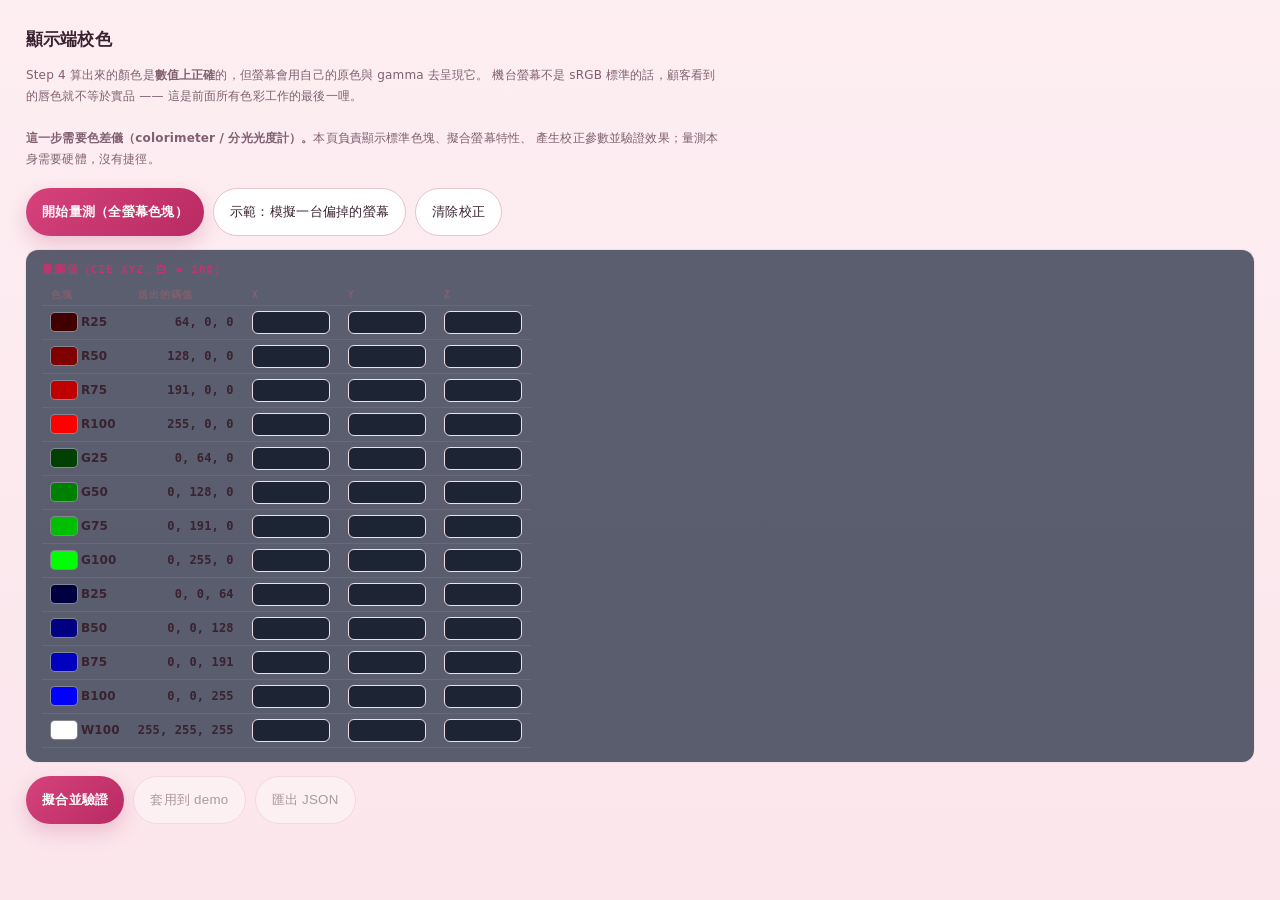
<file: _calib.html>
<!DOCTYPE html>
<html lang="zh-Hant"><head><meta charset="utf-8">
<title>顯示端校色</title>
<link rel="stylesheet" href="main.css">
<style>
 body{overflow:auto;padding:26px}
 h2{font-size:17px;font-weight:600;margin:0 0 4px}
 h3{font:700 10.5px/1 ui-monospace,monospace;letter-spacing:.12em;color:var(--rose);margin:22px 0 10px}
 .lede{font-size:12px;color:var(--ink-3);max-width:700px;line-height:1.75}
 .card{padding:14px 16px;border-radius:12px;background:rgba(8,22,45,.66);box-shadow:0 0 0 1px var(--line);margin-bottom:14px}
 table{border-collapse:collapse;font-size:12px}
 td,th{padding:5px 9px;text-align:left;border-bottom:1px solid rgba(120,190,235,.14)}
 th{font:700 10px/1 ui-monospace,monospace;letter-spacing:.1em;color:var(--ink-3)}
 td.n{font:600 12px ui-monospace,monospace;text-align:right}
 input[type=number]{width:78px;background:rgba(4,12,28,.7);border:1px solid var(--line);border-radius:6px;
   color:var(--ink);padding:4px 7px;font:600 11px ui-monospace,monospace}
 input:focus{outline:none;border-color:var(--rose)}
 .sw{width:26px;height:18px;border-radius:4px;display:inline-block;vertical-align:middle;
   box-shadow:0 0 0 1px rgba(255,255,255,.25)}
 .row{display:flex;gap:9px;flex-wrap:wrap;margin-bottom:14px}
 .btn{flex:0 0 auto;padding:10px 16px}
 .good{color:var(--ok)} .bad{color:#ff8a8a} .warn{color:var(--warn)}
 pre{background:rgba(4,12,28,.8);padding:12px;border-radius:9px;overflow:auto;
   font:11px/1.6 ui-monospace,monospace;color:var(--rose-soft);box-shadow:0 0 0 1px var(--line)}
 /* 量測模式：整片色塊，色差儀才有足夠面積 */
 #stagePatch{position:fixed;inset:0;z-index:100;display:none;place-content:center;text-align:center}
 #stagePatch.on{display:grid}
 #patchBox{width:min(60vw,60vh);aspect-ratio:1;border-radius:4px}
 #stagePatch .hud{margin-top:22px;font:600 13px ui-monospace,monospace;color:#888;
   mix-blend-mode:difference}
 #stagePatch .hint{font-size:11px;color:#777;margin-top:8px}
</style></head><body>

<div id="stagePatch">
  <div>
    <div id="patchBox"></div>
    <div class="hud" id="patchLabel"></div>
    <div class="hint">← → 換色塊　·　Esc 離開　·　量完把讀數填回表格</div>
  </div>
</div>

<h2>顯示端校色</h2>
<p class="lede">
Step 4 算出來的顏色是<b>數值上正確</b>的，但螢幕會用自己的原色與 gamma 去呈現它。
機台螢幕不是 sRGB 標準的話，顧客看到的唇色就不等於實品 —— 這是前面所有色彩工作的最後一哩。
<br><br>
<b>這一步需要色差儀（colorimeter / 分光光度計）。</b>本頁負責顯示標準色塊、擬合螢幕特性、
產生校正參數並驗證效果；量測本身需要硬體，沒有捷徑。
</p>

<div class="row" style="margin-top:18px">
  <button class="btn primary" id="measure">開始量測（全螢幕色塊）</button>
  <button class="btn" id="demo">示範：模擬一台偏掉的螢幕</button>
  <button class="btn ghost" id="clearBtn">清除校正</button>
</div>

<div class="card">
  <h3 style="margin-top:0">量測值（CIE XYZ，白 = 100）</h3>
  <table id="grid"></table>
</div>

<div class="row">
  <button class="btn primary" id="fitBtn">擬合並驗證</button>
  <button class="btn" id="saveBtn" disabled>套用到 demo</button>
  <button class="btn ghost" id="exportBtn" disabled>匯出 JSON</button>
</div>

<div id="result"></div>

<script type="module">
import { PATCHES, fitDisplay, correctRgb, xyzToLab, simulateDisplay, SRGB_PANEL,
         saveCalibration, loadCalibration, clearCalibration } from './js/calib.js';
import { PRODUCTS } from './js/products.js';
import { deltaE } from './js/analysis.js';

const $ = (s) => document.querySelector(s);
const hexRgb = (h) => { const n = parseInt(h.slice(1), 16); return [(n>>16)&255,(n>>8)&255,n&255]; };
const css = (rgb) => `rgb(${rgb.join(',')})`;
const WHITE = simulateDisplay([255,255,255], SRGB_PANEL);   // 共同參考白 = D65

// ── 量測表格 ─────────────────────────────────────────────
$('#grid').innerHTML =
  '<tr><th>色塊</th><th>送出的碼值</th><th>X</th><th>Y</th><th>Z</th></tr>' +
  PATCHES.map((p) => `<tr>
    <td><i class="sw" style="background:${css(p.rgb)}"></i> <b>${p.id}</b></td>
    <td class="n">${p.rgb.join(', ')}</td>
    ${['X','Y','Z'].map((k) => `<td><input type="number" step="0.01" data-p="${p.id}" data-k="${k}"></td>`).join('')}
  </tr>`).join('');

const readGrid = () => {
  const m = {};
  for (const inp of document.querySelectorAll('#grid input')) {
    const v = parseFloat(inp.value);
    if (!Number.isFinite(v)) continue;
    (m[inp.dataset.p] ??= {})[inp.dataset.k] = v;
  }
  // 三個分量都要有才算數
  for (const id of Object.keys(m)) if (!('X' in m[id] && 'Y' in m[id] && 'Z' in m[id])) delete m[id];
  return m;
};
const writeGrid = (m) => {
  for (const inp of document.querySelectorAll('#grid input')) {
    const v = m[inp.dataset.p]?.[inp.dataset.k];
    inp.value = v == null ? '' : v.toFixed(3);
  }
};

// ── 全螢幕量測模式 ───────────────────────────────────────
let idx = 0;
const showPatch = () => {
  const p = PATCHES[idx];
  $('#patchBox').style.background = css(p.rgb);
  $('#patchLabel').textContent = `${p.id}　rgb(${p.rgb.join(', ')})　${idx + 1} / ${PATCHES.length}`;
};
$('#measure').onclick = () => { idx = 0; showPatch(); $('#stagePatch').classList.add('on'); };
addEventListener('keydown', (e) => {
  if (!$('#stagePatch').classList.contains('on')) return;
  if (e.key === 'Escape') $('#stagePatch').classList.remove('on');
  if (e.key === 'ArrowRight') { idx = (idx + 1) % PATCHES.length; showPatch(); }
  if (e.key === 'ArrowLeft')  { idx = (idx - 1 + PATCHES.length) % PATCHES.length; showPatch(); }
});

// ── 示範：沒有色差儀也能看懂整條流程 ─────────────────────
const BAD_PANEL = {
  gamma: [2.45, 2.25, 2.05],
  M: [[0.4500, 0.3300, 0.1900],
      [0.2300, 0.7000, 0.0700],
      [0.0150, 0.0950, 1.0300]],
};
$('#demo').onclick = () => {
  const m = {};
  for (const p of PATCHES) {
    const v = simulateDisplay(p.rgb, BAD_PANEL);
    const n = () => 1 + (Math.random() * 2 - 1) * 0.005;      // ±0.5% 色差儀雜訊
    m[p.id] = { X: v.X * 100 * n(), Y: v.Y * 100 * n(), Z: v.Z * 100 * n() };
  }
  writeGrid(m);
  $('#result').innerHTML =
    `<div class="card"><span class="warn">已填入模擬量測值</span>
     <div class="lede" style="margin-top:6px">這不是真的量測 —— 是用一台「三原色偏移 + 每通道 gamma 不一致」的
     假想面板算出來的，另外加了 ±0.5% 雜訊模擬色差儀誤差。按「擬合並驗證」看整條鏈的效果。</div></div>`;
};

// ── 擬合與驗證 ───────────────────────────────────────────
let model = null;
$('#fitBtn').onclick = () => {
  const measured = readGrid();
  const fit = fitDisplay(measured);
  if (fit.error) {
    $('#result').innerHTML = `<div class="card"><span class="bad">${fit.error}</span></div>`;
    $('#saveBtn').disabled = $('#exportBtn').disabled = true;
    return;
  }
  model = fit;
  $('#saveBtn').disabled = $('#exportBtn').disabled = false;

  // 驗證：對 12 個商品色，比較「校正前 / 校正後」與 sRGB 意圖的色差。
  // 這裡用示範面板當作螢幕的真實響應；如果量測值來自真實螢幕，
  // 這段預測只在該螢幕確實符合模型時才成立 —— 所以標為「預估」。
  let rows = '', sumB = 0, sumA = 0, clip = 0;
  for (const p of PRODUCTS) {
    const rgb = hexRgb(p.color);
    const want = xyzToLab(simulateDisplay(rgb, SRGB_PANEL), WHITE);
    const before = deltaE(want, xyzToLab(simulateDisplay(rgb, BAD_PANEL), WHITE));
    const c = correctRgb(rgb, model);
    const after = deltaE(want, xyzToLab(simulateDisplay(c.rgb, BAD_PANEL), WHITE));
    sumB += before; sumA += after; if (c.clipped) clip++;
    rows += `<tr><td><i class="sw" style="background:${p.color}"></i> ${p.shade}</td>
      <td class="n">${p.color.toUpperCase()}</td>
      <td class="n">→ rgb(${c.rgb.join(',')})</td>
      <td class="n">${before.toFixed(1)}</td>
      <td class="n ${after < 2.3 ? 'good' : 'warn'}">${after.toFixed(2)}</td>
      <td class="n">${c.clipped ? '<span class="bad">超出色域</span>' : ''}</td></tr>`;
  }
  const mB = sumB / PRODUCTS.length, mA = sumA / PRODUCTS.length;

  $('#result').innerHTML = `
    <div class="card">
      <h3 style="margin-top:0">擬合結果</h3>
      <table>
        <tr><th>每通道 gamma</th><td class="n">${model.gamma.map((g) => g.toFixed(3)).join('　')}</td></tr>
        <tr><th>白點 Y</th><td class="n">${model.whiteY.toFixed(2)}</td></tr>
      </table>
      <pre>M (裝置線性 RGB → XYZ)
${model.M.map((r) => r.map((v) => v.toFixed(4).padStart(9)).join('')).join('\n')}</pre>
    </div>
    <div class="card">
      <h3 style="margin-top:0">12 個商品色的預估色差</h3>
      <table>
        <tr><th>色號</th><th>目標</th><th>送給螢幕</th><th>校正前 ΔE</th><th>校正後 ΔE</th><th></th></tr>
        ${rows}
        <tr><th>平均</th><td></td><td></td>
          <td class="n warn">${mB.toFixed(1)}</td>
          <td class="n ${mA < 2.3 ? 'good' : 'bad'}">${mA.toFixed(2)}</td>
          <td class="n">${clip ? `<span class="bad">${clip} 色超出色域</span>` : ''}</td></tr>
      </table>
      <div class="lede" style="margin-top:10px">
        ΔE &lt; 2.3 是肉眼可分辨的門檻。<b>「校正後」是預估值</b> —— 它假設這台螢幕的行為符合
        「原色矩陣 + 每通道冪次」模型。真實面板不會完全符合，實測殘差通常會比這裡再高一些。
        校正完應該重新量幾個商品色驗收，而不是相信這張表。
        ${clip ? '<br><b class="bad">有色號超出這台螢幕的色域</b> —— 夾限後永遠無法準確重現，應該換螢幕或在畫面上標示。' : ''}
      </div>
    </div>`;
};

$('#saveBtn').onclick = () => {
  if (!model) return;
  const okSave = saveCalibration(model);
  $('#result').insertAdjacentHTML('afterbegin',
    `<div class="card"><span class="${okSave ? 'good' : 'bad'}">${
      okSave ? '已套用 —— 重新整理主程式後，Step 3 色票與 Step 4 的 AR 都會走校正後的色值。'
             : '存檔失敗（localStorage 不可用）'}</span></div>`);
};
$('#exportBtn').onclick = () => {
  if (!model) return;
  $('#result').insertAdjacentHTML('afterbegin',
    `<div class="card"><h3 style="margin-top:0">校正參數（存檔備份用）</h3>
     <pre>${JSON.stringify(model, null, 2)}</pre></div>`);
};
$('#clearBtn').onclick = () => {
  clearCalibration();
  $('#result').innerHTML = '<div class="card">已清除校正，主程式會回到未校正的原始色值。</div>';
};

// 開頁時顯示目前狀態
const cur = loadCalibration();
if (cur) $('#result').innerHTML =
  `<div class="card"><span class="good">目前已套用校正</span>
   <div class="lede" style="margin-top:6px">γ = ${cur.gamma.map((g) => g.toFixed(3)).join('　')}</div></div>`;
</script></body></html>
</file>
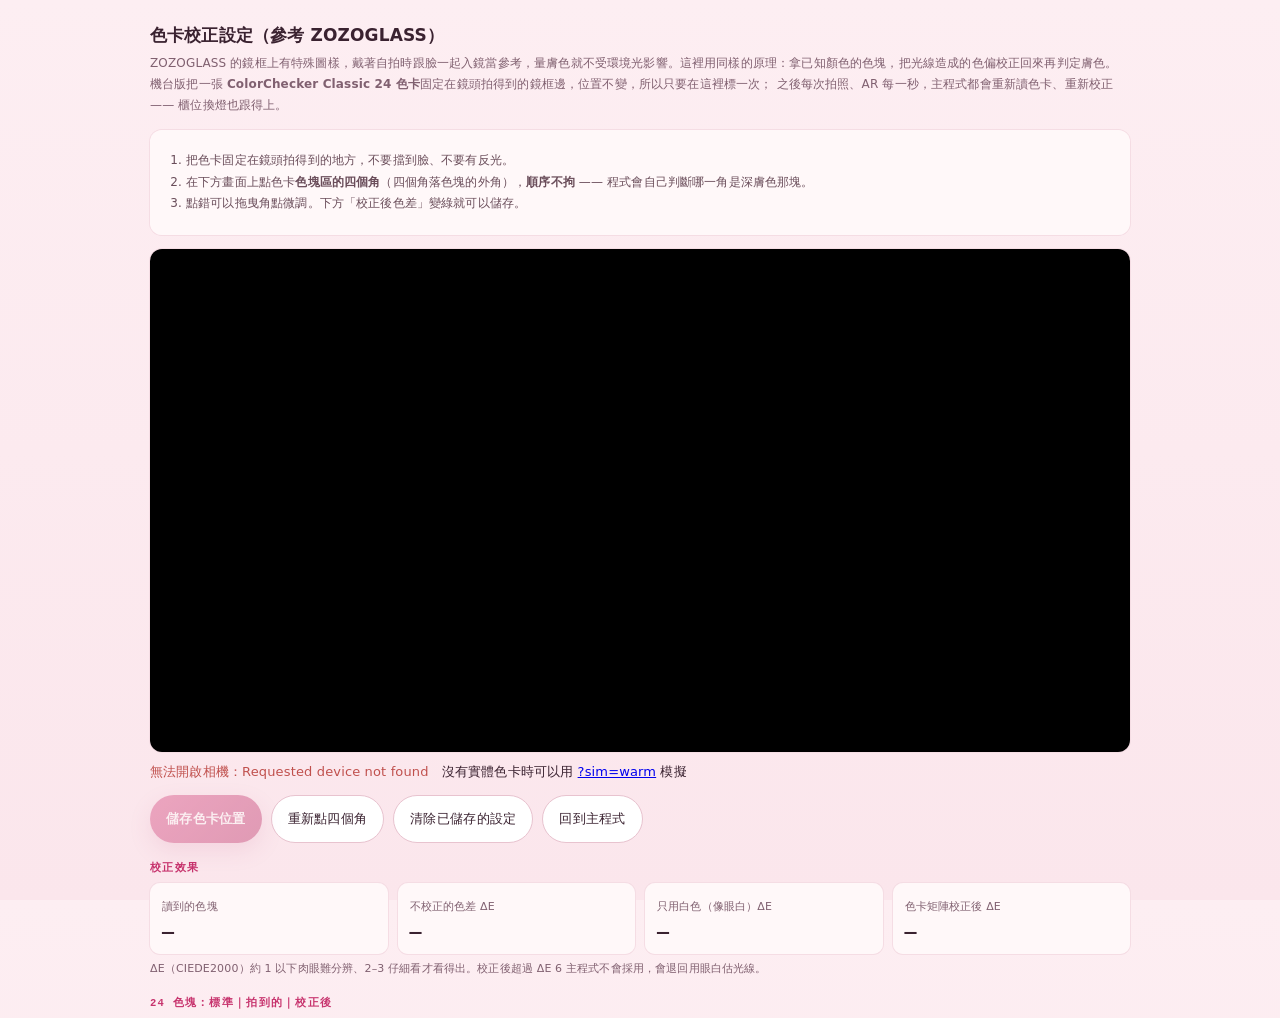
<file: _chart.html>
<!DOCTYPE html>
<html lang="zh-Hant"><head><meta charset="utf-8">
<meta name="viewport" content="width=device-width,initial-scale=1">
<title>色卡校正設定</title>
<link rel="stylesheet" href="main.css">
<style>
 body{overflow:auto;padding:22px 16px 40px}
 .wrap{max-width:980px;margin:0 auto}
 h2{font-size:17px;font-weight:600;margin:0 0 4px}
 h3{font:700 10.5px/1 ui-monospace,monospace;letter-spacing:.12em;color:var(--rose);margin:20px 0 10px}
 .lede{font-size:12px;color:var(--ink-3);line-height:1.75;margin:0 0 14px}
 .card{padding:14px 16px;border-radius:12px;background:var(--glass);box-shadow:0 0 0 1px var(--line);margin-bottom:14px}
 .row{display:flex;gap:9px;flex-wrap:wrap;margin:12px 0}
 .row .btn{width:auto;white-space:nowrap;text-decoration:none}
 .btn{flex:0 0 auto;padding:10px 16px}
 .good{color:var(--ok)} .bad{color:#c0504d} .warn{color:var(--warn)}
 #stage{position:relative;width:100%;border-radius:12px;overflow:hidden;background:#000;touch-action:none;
   box-shadow:0 0 0 1px var(--line)}
 #view{display:block;width:100%;height:auto;cursor:crosshair}
 #step{font-size:13px;margin:10px 0 0;min-height:1.5em}
 .stats{display:grid;grid-template-columns:repeat(auto-fit,minmax(150px,1fr));gap:10px}
 .stat{padding:10px 12px;border-radius:10px;background:var(--glass);box-shadow:0 0 0 1px var(--line)}
 .stat b{display:block;font:700 20px ui-monospace,monospace;margin-top:4px}
 .stat span{font-size:11px;color:var(--ink-3)}
 #grid{display:grid;grid-template-columns:repeat(6,1fr);gap:6px}
 .patch{border-radius:6px;overflow:hidden;box-shadow:0 0 0 1px rgba(255,255,255,.18);font:10px ui-monospace,monospace}
 .patch .tri{display:grid;grid-template-columns:1fr 1fr 1fr;height:34px}
 .patch .lab{padding:3px 4px;color:var(--ink-2);background:var(--glass);white-space:nowrap;overflow:hidden;text-overflow:ellipsis}
 .legend{font-size:11px;color:var(--ink-3);margin:6px 0 0}
 ol{font-size:12px;color:var(--ink-2);line-height:1.8;padding-left:20px;margin:6px 0}
</style></head><body><div class="wrap">

<h2>色卡校正設定（參考 ZOZOGLASS）</h2>
<p class="lede">
ZOZOGLASS 的鏡框上有特殊圖樣，戴著自拍時跟臉一起入鏡當參考，量膚色就不受環境光影響。這裡用同樣的原理：拿已知顏色的色塊，把光線造成的色偏校正回來再判定膚色。
機台版把一張 <b>ColorChecker Classic 24 色卡</b>固定在鏡頭拍得到的鏡框邊，位置不變，所以只要在這裡標一次；
之後每次拍照、AR 每一秒，主程式都會重新讀色卡、重新校正 —— 櫃位換燈也跟得上。
</p>

<div class="card">
  <ol>
    <li>把色卡固定在鏡頭拍得到的地方，不要擋到臉、不要有反光。</li>
    <li>在下方畫面上點色卡<b>色塊區的四個角</b>（四個角落色塊的外角），<b>順序不拘</b> —— 程式會自己判斷哪一角是深膚色那塊。</li>
    <li>點錯可以拖曳角點微調。下方「校正後色差」變綠就可以儲存。</li>
  </ol>
</div>

<div id="stage"><canvas id="view"></canvas></div>
<div id="step"></div>
<div class="row">
  <button class="btn primary" id="save" disabled>儲存色卡位置</button>
  <button class="btn" id="redo">重新點四個角</button>
  <button class="btn ghost" id="clear">清除已儲存的設定</button>
  <button class="btn" id="simQuad" hidden>用模擬色卡的位置</button>
  <button class="btn ghost" id="toApp">回到主程式</button>
</div>

<h3>校正效果</h3>
<div class="stats">
  <div class="stat"><span>讀到的色塊</span><b id="sUsed">—</b></div>
  <div class="stat"><span>不校正的色差 ΔE</span><b id="sRaw">—</b></div>
  <div class="stat"><span>只用白色（像眼白）ΔE</span><b id="sGain">—</b></div>
  <div class="stat"><span>色卡矩陣校正後 ΔE</span><b id="sCcm">—</b></div>
</div>
<p class="legend">ΔE（CIEDE2000）約 1 以下肉眼難分辨、2–3 仔細看才看得出。校正後超過 <span id="maxDe"></span> 主程式不會採用，會退回用眼白估光線。</p>

<h3>24 色塊：標準｜拍到的｜校正後</h3>
<div id="grid"></div>
<p class="legend" id="saved"></p>

<script type="module">
import { CHART24, patchCenters, samplePatches, fitGainOnly, applyCCM, chartError, orientQuad,
         CHART_MAX_DE, saveChartQuad, loadChartQuad, clearChartQuad } from './js/chart.js';

const $ = (s) => document.querySelector(s);
const params = new URLSearchParams(location.search);
let backUrl = 'index.html';
// ?sim=warm｜cool｜green：沒有實體色卡時用假鏡頭（臉旁邊畫一張色卡、套上燈光色偏）
const sim = params.get('sim');
if (sim) {
  await new Promise((res, rej) => {
    const s = document.createElement('script');
    s.src = 'tools/camtest-shim.js?v=' + Date.now(); s.onload = res; s.onerror = rej;   // 測試工具，不吃快取
    const u = new URL(location.href); u.searchParams.set('chart', sim);
    history.replaceState(null, '', u);      // shim 讀 ?chart=
    document.head.append(s);
  });
  backUrl = '_camtest.html?chart=' + sim;
}
$('#maxDe').textContent = 'ΔE ' + CHART_MAX_DE;

const view = $('#view'), vctx = view.getContext('2d');
const frame = document.createElement('canvas');           // 鏡像後的素顏幀（跟主程式一樣）
// video 一定要掛在頁面上：iOS Safari 不會替沒有放進頁面的 video 解碼畫面（play() 可能永遠不回來）
const video = document.createElement('video');
video.muted = true; video.playsInline = true; video.autoplay = true;
video.setAttribute('playsinline', ''); video.setAttribute('muted', '');
video.style.cssText = 'position:absolute;left:0;top:0;width:2px;height:2px;opacity:0;pointer-events:none';
$('#stage').append(video);

/** 畫面來源：模擬模式直接用假鏡頭畫好的圖；否則用相機 */
function source() {
  const still = sim && window.__CAMTEST_CHART__?.still;
  if (still) return { el: still, w: still.width, h: still.height };
  if (video.readyState >= 2 && video.videoWidth) return { el: video, w: video.videoWidth, h: video.videoHeight };
  return null;
}

let points = loadChartQuad() || [];                         // 正規化座標
let fit = null, drag = -1, hasFrame = false, camErr = '';

function setStep() {
  const n = points.length;
  if (camErr) { $('#step').innerHTML = `<span class="bad">無法開啟相機：${camErr}</span>　沒有實體色卡時可以用 <a href="?sim=warm">?sim=warm</a> 模擬`; $('#save').disabled = true; return; }
  if (n === 4 && !hasFrame) { $('#step').innerHTML = '畫面還沒出來，出來之後會自動讀色卡…'; $('#save').disabled = true; return; }
  $('#step').innerHTML = n < 4
    ? `請點色卡色塊區的第 <b>${n + 1}</b> 個角（共 4 個，順序不拘）`
    : fit
      ? (fit.de <= CHART_MAX_DE
          ? `<span class="good">✓ 讀得到色卡</span>　深膚色那角已自動找到，可以儲存`
          : `<span class="bad">✗ 校正後還差 ΔE ${fit.de.toFixed(1)}</span>　角點可能沒對準、色卡有反光或被擋住`)
      : `<span class="bad">✗ 讀不到足夠的色塊</span>　色卡太暗、過曝，或角點不在色卡上`;
  $('#save').disabled = !(fit && fit.de <= CHART_MAX_DE);
}

function analyse() {
  if (points.length !== 4 || !hasFrame) { fit = null; return; }
  fit = orientQuad(frame, points);
  if (!fit) return;
  const gain = fitGainOnly(fit.obs);
  $('#sUsed').textContent = `${fit.used} / 24`;
  $('#sRaw').textContent = fit.raw.toFixed(1);
  $('#sGain').textContent = gain ? chartError(fit.obs, gain.M).toFixed(1) : '—';
  const c = $('#sCcm'); c.textContent = fit.de.toFixed(1);
  c.className = fit.de <= 2 ? 'good' : fit.de <= CHART_MAX_DE ? 'warn' : 'bad';
  const css = (rgb) => `rgb(${rgb.map((v) => Math.round(Math.max(0, Math.min(255, v)))).join(',')})`;
  $('#grid').innerHTML = CHART24.map(([name, ...ref], i) => {
    const o = fit.obs[i];
    return `<div class="patch"><div class="tri">
      <div style="background:${css(ref)}"></div>
      <div style="background:${o ? css(o) : '#000'}"></div>
      <div style="background:${o ? css(applyCCM(o, fit.M)) : '#000'}"></div>
    </div><div class="lab">${i + 1}. ${name}</div></div>`;
  }).join('');
}

function draw() {
  const src = source();
  if (src) {
    const W = 960, H = Math.round((src.h / src.w) * W) || 720;
    for (const c of [view, frame]) if (c.width !== W) { c.width = W; c.height = H; }
    const f = frame.getContext('2d', { willReadFrequently: true });
    f.save(); f.scale(-1, 1); f.drawImage(src.el, -W, 0, W, H); f.restore();
    vctx.drawImage(frame, 0, 0);
    hasFrame = true;
    const P = (p) => [p.x * W, p.y * H];
    const quad = fit?.quad || (points.length === 4 ? points : null);
    if (quad) {
      vctx.strokeStyle = fit && fit.de <= CHART_MAX_DE ? '#6be3a4' : '#ffb35c'; vctx.lineWidth = 2;
      vctx.beginPath(); quad.forEach((p, i) => vctx[i ? 'lineTo' : 'moveTo'](...P(p))); vctx.closePath(); vctx.stroke();
      patchCenters(quad).forEach((p, i) => {
        const [x, y] = P(p);
        vctx.strokeStyle = 'rgba(255,255,255,.85)'; vctx.lineWidth = 1.5;
        vctx.strokeRect(x - 5, y - 5, 10, 10);
        if (i === 0) { vctx.fillStyle = '#fff'; vctx.font = '600 12px ui-monospace,monospace'; vctx.fillText('1 深膚色', x + 9, y + 4); }
      });
    }
    points.forEach((p) => {
      const [x, y] = P(p);
      vctx.fillStyle = '#ff6fa8'; vctx.beginPath(); vctx.arc(x, y, 7, 0, Math.PI * 2); vctx.fill();
      vctx.strokeStyle = '#fff'; vctx.lineWidth = 2; vctx.stroke();
    });
  }
  requestAnimationFrame(draw);
}

const norm = (e) => {
  const r = view.getBoundingClientRect();
  return { x: Math.min(1, Math.max(0, (e.clientX - r.left) / r.width)), y: Math.min(1, Math.max(0, (e.clientY - r.top) / r.height)) };
};
view.addEventListener('pointerdown', (e) => {
  const p = norm(e), r = view.getBoundingClientRect();
  drag = points.findIndex((q) => Math.hypot((q.x - p.x) * r.width, (q.y - p.y) * r.height) < 22);
  if (drag < 0 && points.length < 4) { points.push(p); drag = points.length - 1; }
  view.setPointerCapture(e.pointerId);
  analyse(); setStep();
});
view.addEventListener('pointermove', (e) => { if (drag >= 0) { points[drag] = norm(e); fit = null; } });
view.addEventListener('pointerup', () => { if (drag >= 0) { drag = -1; analyse(); setStep(); } });

$('#redo').onclick = () => { points = []; fit = null; setStep(); };
$('#save').onclick = () => {
  if (!fit) return;
  saveChartQuad(fit.quad);
  points = fit.quad.slice();
  $('#saved').innerHTML = `<span class="good">已儲存。</span>主程式之後每次拍照與 AR 都會讀這個位置的色卡。（設定存在這台裝置、這個網址的瀏覽器裡）`;
};
$('#clear').onclick = () => {
  clearChartQuad(); points = []; fit = null; setStep();
  $('#saved').textContent = '已清除，主程式改回用眼白與高光估光線。';
};
if (sim && window.__CAMTEST_CHART__) {
  const { rect, W, H } = window.__CAMTEST_CHART__;
  // 假鏡頭的色卡畫在原始畫面，這裡的畫面左右翻轉過 → x 取 1 − x
  const b = $('#simQuad'); b.hidden = false;
  b.onclick = () => {
    points = [[rect.x, rect.y], [rect.x + rect.w, rect.y], [rect.x + rect.w, rect.y + rect.h], [rect.x, rect.y + rect.h]]
      .map(([x, y]) => ({ x: 1 - x / W, y: y / H }));
    analyse(); setStep();
  };
}
if (loadChartQuad()) $('#saved').textContent = '這台裝置已經有儲存的色卡位置（畫面上的角點）。';
$('#toApp').onclick = () => { location.href = backUrl; };

// 先開始畫，再開相機 —— 不能等 play()：有些瀏覽器它永遠不回來，整頁就停在黑畫面
setStep();
draw();
if (!sim) {
  (async () => {
    try {
      if (!navigator.mediaDevices?.getUserMedia) throw new Error('這個瀏覽器不支援相機（App 內建瀏覽器常見，請改用 Safari 或 Chrome 開啟）');
      video.srcObject = await navigator.mediaDevices.getUserMedia({ video: { facingMode: 'user', width: { ideal: 1280 }, height: { ideal: 960 } }, audio: false });
      video.play().catch(() => {});
    } catch (e) {
      camErr = e.message || String(e);
      setStep();
    }
  })();
}
// 幾秒後還沒有畫面：講清楚是「畫面沒出來」，不是「讀不到色塊」
setTimeout(() => {
  if (hasFrame || camErr) return;
  $('#step').innerHTML = sim
    ? '<span class="bad">模擬畫面沒有載入</span>　請重新整理頁面'
    : '<span class="bad">相機畫面沒有出來</span>　請確認已允許相機權限；在 App 內建瀏覽器請改用 Safari 或 Chrome 開啟';
}, 5000);
setInterval(() => { if (drag < 0 && points.length === 4) { analyse(); setStep(); } }, 1000);
</script>
</div></body></html>
</file>
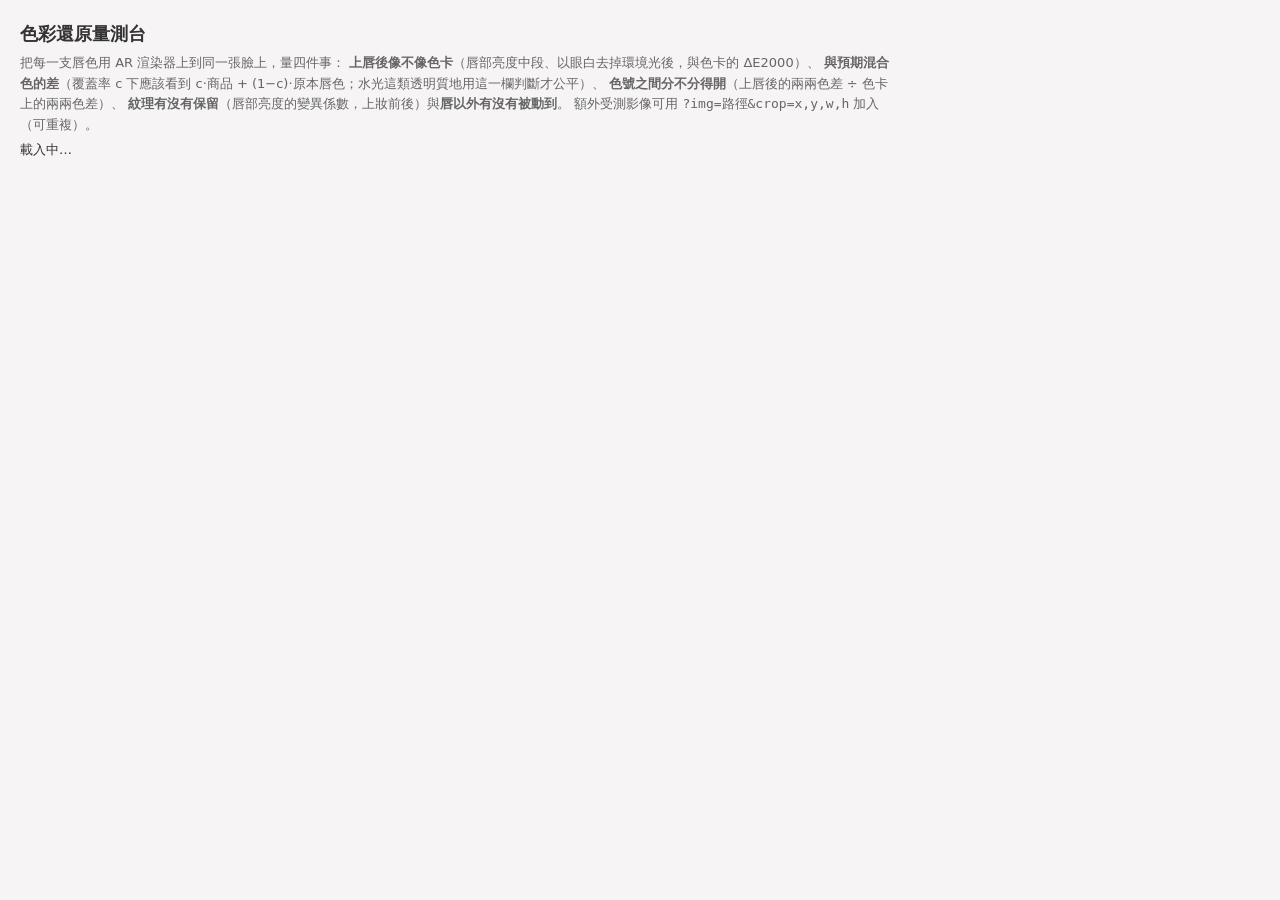
<file: _color.html>
<!doctype html>
<html lang="zh-Hant"><head><meta charset="utf-8">
<title>LUCID 色彩還原量測台</title>
<style>
  body { font:13px/1.6 system-ui, "Noto Sans TC", sans-serif; margin:20px; background:#f6f4f4; color:#333; }
  h1 { font-size:18px; margin:0 0 4px; } h2 { font-size:14px; margin:22px 0 6px; }
  p.note { color:#666; max-width:880px; margin:4px 0; }
  table { border-collapse:collapse; margin:6px 0 12px; background:#fff; }
  td, th { border:1px solid #ddd; padding:3px 9px; text-align:right; white-space:nowrap; }
  th { background:#eee; font-weight:600; } .l { text-align:left; }
  .good { color:#2e7d4f; font-weight:600; } .bad { color:#b3413b; font-weight:600; }
  .strip { display:flex; flex-wrap:wrap; gap:10px; }
  .cell { background:#fff; border:1px solid #ddd; padding:6px; text-align:center; font-size:11px; }
  .sw { display:inline-block; width:26px; height:14px; vertical-align:middle; border:1px solid #0002; }
</style></head>
<body>
<h1>色彩還原量測台</h1>
<p class="note">
  把每一支唇色用 AR 渲染器上到同一張臉上，量四件事：
  <b>上唇後像不像色卡</b>（唇部亮度中段、以眼白去掉環境光後，與色卡的 ΔE2000）、
  <b>與預期混合色的差</b>（覆蓋率 c 下應該看到 c·商品 + (1−c)·原本唇色；水光這類透明質地用這一欄判斷才公平）、
  <b>色號之間分不分得開</b>（上唇後的兩兩色差 ÷ 色卡上的兩兩色差）、
  <b>紋理有沒有保留</b>（唇部亮度的變異係數，上妝前後）與<b>唇以外有沒有被動到</b>。
  額外受測影像可用 <code>?img=路徑&amp;crop=x,y,w,h</code> 加入（可重複）。
</p>
<div id="out">載入中…</div>

<script type="module">
import { initFace, detectImage } from './js/face.js';
import { estimateIlluminant, rgbToLab } from './js/analysis.js';
// ?model=old 載入改版前的渲染器副本（js/makeup-gl.old.js，存在時才有），做前後對照
const MGL = await import(new URLSearchParams(location.search).get('model') === 'old' ? './js/makeup-gl.old.js' : './js/makeup-gl.js');
import { PRODUCTS } from './js/products.js';

const out = document.getElementById('out');
const W = 640, H = 480;
const BIAS = { matte: 0, gloss: 24, shimmer: 40 };           // 與 app.js 相同
const LIPS_OUT = [61,146,91,181,84,17,314,405,321,375,291,409,270,269,267,0,37,39,40,185];
const LIPS_IN  = [78,95,88,178,87,14,317,402,318,324,308,415,310,311,312,13,82,81,80,191];
/** 與 app.js 的 glCfgFor 一致：有覆蓋率表就用表（新模型），沒有就是舊模型的 78 */
const coverage = (p) => (MGL.COVERAGE ? MGL.COVERAGE.lip[p.finish] : 0.78);

// ── 色彩工具 ────────────────────────────────────────────
const lin = (c) => { c /= 255; return c <= 0.04045 ? c / 12.92 : ((c + 0.055) / 1.055) ** 2.4; };
const enc = (v) => { v = Math.max(0, Math.min(1, v)); return 255 * (v <= 0.0031308 ? 12.92 * v : 1.055 * v ** (1 / 2.4) - 0.055); };
const hexRgb = (h) => { const n = parseInt(h.slice(1), 16); return [n >> 16 & 255, n >> 8 & 255, n & 255]; };
const lab = (rgb) => rgbToLab(rgb[0], rgb[1], rgb[2]);
/** 線性空間的混合：c·A + (1−c)·B（A、B 為 sRGB 0..255） */
const mixRGB = (A, B, c) => A.map((v, i) => enc(lin(v) * c + lin(B[i]) * (1 - c)));
/** CIEDE2000 */
function de00(A, B) {
  const { L: L1, a: a1, b: b1 } = A, { L: L2, a: a2, b: b2 } = B;
  const rad = Math.PI / 180, C1 = Math.hypot(a1, b1), C2 = Math.hypot(a2, b2), Cm = (C1 + C2) / 2;
  const G = 0.5 * (1 - Math.sqrt(Cm ** 7 / (Cm ** 7 + 25 ** 7)));
  const ap1 = (1 + G) * a1, ap2 = (1 + G) * a2, Cp1 = Math.hypot(ap1, b1), Cp2 = Math.hypot(ap2, b2);
  const hp = (b, a) => { const h = Math.atan2(b, a) / rad; return h < 0 ? h + 360 : h; };
  const hp1 = hp(b1, ap1), hp2 = hp(b2, ap2);
  const dL = L2 - L1, dC = Cp2 - Cp1;
  let dh = hp2 - hp1; if (Cp1 * Cp2 === 0) dh = 0; else if (dh > 180) dh -= 360; else if (dh < -180) dh += 360;
  const dH = 2 * Math.sqrt(Cp1 * Cp2) * Math.sin(dh * rad / 2);
  const Lm = (L1 + L2) / 2, Cpm = (Cp1 + Cp2) / 2;
  let hm = hp1 + hp2; if (Cp1 * Cp2 !== 0) hm = Math.abs(hp1 - hp2) <= 180 ? hm / 2 : (hm < 360 ? (hm + 360) / 2 : (hm - 360) / 2);
  const T = 1 - 0.17 * Math.cos((hm - 30) * rad) + 0.24 * Math.cos(2 * hm * rad) + 0.32 * Math.cos((3 * hm + 6) * rad) - 0.20 * Math.cos((4 * hm - 63) * rad);
  const SL = 1 + 0.015 * (Lm - 50) ** 2 / Math.sqrt(20 + (Lm - 50) ** 2), SC = 1 + 0.045 * Cpm, SH = 1 + 0.015 * Cpm * T;
  const RT = -2 * Math.sqrt(Cpm ** 7 / (Cpm ** 7 + 25 ** 7)) * Math.sin(60 * Math.exp(-(((hm - 275) / 25) ** 2)) * rad);
  return Math.sqrt((dL / SL) ** 2 + (dC / SC) ** 2 + (dH / SH) ** 2 + RT * (dC / SC) * (dH / SH));
}

// ── 幾何 ────────────────────────────────────────────────
function inside(x, y, pg) { let r = false; for (let i = 0, j = pg.length - 1; i < pg.length; j = i++) { const [xi, yi] = pg[i], [xj, yj] = pg[j]; if ((yi > y) !== (yj > y) && x < (xj - xi) * (y - yi) / (yj - yi) + xi) r = !r; } return r; }
const scalePoly = (pg, k) => { const c = pg.reduce((s, p) => [s[0] + p[0] / pg.length, s[1] + p[1] / pg.length], [0, 0]); return pg.map(([x, y]) => [c[0] + (x - c[0]) * k, c[1] + (y - c[1]) * k]); };

/** 唇部像素（外輪廓內縮 12%、內輪廓外擴 15%，避開羽化邊緣與口縫） */
function lipPixels(P) {
  const po = scalePoly(LIPS_OUT.map((i) => [P[i].x, P[i].y]), 0.88);
  const pi = scalePoly(LIPS_IN.map((i) => [P[i].x, P[i].y]), 1.15);
  const xs = po.map((p) => p[0]), ys = po.map((p) => p[1]), idx = [];
  for (let y = Math.floor(Math.min(...ys)); y <= Math.ceil(Math.max(...ys)); y++)
    for (let x = Math.floor(Math.min(...xs)); x <= Math.ceil(Math.max(...xs)); x++)
      if (inside(x + 0.5, y + 0.5, po) && !inside(x + 0.5, y + 0.5, pi)) idx.push((y * W + x) * 4);
  return idx;
}
/** 唇外一圈（外輪廓外擴 1.35~1.6 倍的環）—— 應該完全沒被動到 */
function ringPixels(P) {
  const a = scalePoly(LIPS_OUT.map((i) => [P[i].x, P[i].y]), 1.35), b = scalePoly(LIPS_OUT.map((i) => [P[i].x, P[i].y]), 1.6);
  const xs = b.map((p) => p[0]), ys = b.map((p) => p[1]), idx = [];
  for (let y = Math.max(0, Math.floor(Math.min(...ys))); y <= Math.min(H - 1, Math.ceil(Math.max(...ys))); y++)
    for (let x = Math.max(0, Math.floor(Math.min(...xs))); x <= Math.min(W - 1, Math.ceil(Math.max(...xs))); x++)
      if (inside(x + 0.5, y + 0.5, b) && !inside(x + 0.5, y + 0.5, a)) idx.push((y * W + x) * 4);
  return idx;
}

// ── 量測 ────────────────────────────────────────────────
const Ylin = (d, i) => 0.2126 * lin(d[i]) + 0.7152 * lin(d[i + 1]) + 0.0722 * lin(d[i + 2]);
/** 亮度中段（素顏的第 25–85 百分位）：避開陰影與高光，這是「看起來是什麼顏色」的區域 */
function midBand(d0, idx) {
  const ys = idx.map((i) => Ylin(d0, i)).sort((a, b) => a - b);
  const lo = ys[Math.floor(ys.length * 0.25)], hi = ys[Math.floor(ys.length * 0.85)];
  return idx.filter((i) => { const y = Ylin(d0, i); return y >= lo && y <= hi; });
}
/** 線性平均 × 白平衡增益 → sRGB：去掉環境光後的「反射率顏色」 */
function wbMean(d, idx, g) {
  const s = [0, 0, 0]; for (const i of idx) { s[0] += lin(d[i]); s[1] += lin(d[i + 1]); s[2] += lin(d[i + 2]); }
  return s.map((v, c) => enc(v / idx.length * g[c]));
}
function cv(d, idx) { const ys = idx.map((i) => Ylin(d, i)); const m = ys.reduce((a, b) => a + b, 0) / ys.length; return Math.sqrt(ys.reduce((a, b) => a + (b - m) ** 2, 0) / ys.length) / m; }
function ringDE(d0, d, idx) { let s = 0; for (const i of idx) s += de00(lab([d0[i], d0[i + 1], d0[i + 2]]), lab([d[i], d[i + 1], d[i + 2]])); return s / idx.length; }

// ── 受測影像 ────────────────────────────────────────────
const q = new URLSearchParams(location.search);
const SUBJECTS = [{ name: '假鏡頭臉（camtest）', src: 'images/_source/face_e1tw71e1tw71e1tw.jpg', crop: [780, 232, 176, 211] }];
const imgs = q.getAll('img'), crops = q.getAll('crop');
imgs.forEach((src, k) => SUBJECTS.push({ name: src.split('/').pop(), src, crop: crops[k] ? crops[k].split(',').map(Number) : null }));

async function loadSubject(s) {
  const im = new Image(); im.src = s.src; await im.decode();
  const [sx, sy, sw, sh] = s.crop || [0, 0, im.naturalWidth, im.naturalHeight];
  const c = document.createElement('canvas'); c.width = W; c.height = H;
  const x = c.getContext('2d', { willReadFrequently: true });
  x.fillStyle = '#20303f'; x.fillRect(0, 0, W, H);
  const k = Math.min(W / sw, H / sh), dw = sw * k, dh = sh * k;
  x.drawImage(im, sx, sy, sw, sh, (W - dw) / 2, (H - dh) / 2, dw, dh);
  return c;
}

/** 單獨上唇色（眼影、腮紅關掉），回傳渲染後的畫布 */
function renderLip(base, P, p, amount = 1) {
  const c = document.createElement('canvas'); c.width = W; c.height = H;
  const x = c.getContext('2d', { willReadFrequently: true });
  x.drawImage(base, 0, 0);
  MGL.setMakeup({ lip: { on: true, color: p.color, alpha: Math.round(amount * coverage(p) * 100), grad: 0, soft: 15,
                         bias: BIAS[p.finish] ?? 12, finish: p.finish },
                  shadow: null, blush: null });
  MGL.setIntensity(100); MGL.setSweep(-1); MGL.setSplit(-1); MGL.useBrush(false);
  MGL.renderGL(x, P, W, H);
  return c;
}

await initFace(() => {});
const lips = PRODUCTS.filter((p) => p.cat === 'lip');
let html = `<p class="note">渲染模型：<b>${MGL.MODEL_NAME || '舊模型（sRGB 乘性染色）'}</b></p>`;
const summary = [];

for (const s of SUBJECTS) {
  const base = await loadSubject(s);
  const lm = await detectImage(base);
  if (!lm) { html += `<h2>${s.name}</h2><p class="bad">偵測不到臉</p>`; continue; }
  const P = lm.slice(0, 468).map((p) => ({ x: p.x * W, y: p.y * H }));
  const ill = estimateIlluminant(base, lm);
  const g = ill?.reliable ? ill.gain : [1, 1, 1];
  if (MGL.setLighting) MGL.setLighting(g);
  if (MGL.resetRefs) MGL.resetRefs();          // 換一張臉：唇與皮膚的亮度基準要重新量

  const d0 = base.getContext('2d').getImageData(0, 0, W, H).data;
  const idx = lipPixels(P), mid = midBand(d0, idx), ring = ringPixels(P);
  const bareRefl = wbMean(d0, mid, g), bareCV = cv(d0, idx);

  const rows = [], cells = [], rendered = {};
  for (const p of lips) {
    const c = renderLip(base, P, p);
    const d = c.getContext('2d').getImageData(0, 0, W, H).data;
    const made = wbMean(d, mid, g);
    const sw = hexRgb(p.color), cov = coverage(p);
    const expected = mixRGB(sw, bareRefl, cov);
    const e = de00(lab(made), lab(sw)), eExp = de00(lab(made), lab(expected)), moved = de00(lab(bareRefl), lab(made));
    rendered[p.id] = made;
    rows.push({ p, made, e, eExp, cov, moved, cv: cv(d, idx), ring: ringDE(d0, d, ring) });
    // 唇部放大
    const xs = LIPS_OUT.map((i) => P[i].x), ys = LIPS_OUT.map((i) => P[i].y);
    const bx = Math.min(...xs) - 18, by = Math.min(...ys) - 14, bw = Math.max(...xs) - bx + 18, bh = Math.max(...ys) - by + 14;
    const z = document.createElement('canvas'); z.width = 200; z.height = Math.round(200 * bh / bw);
    z.getContext('2d').drawImage(c, bx, by, bw, bh, 0, 0, z.width, z.height);
    cells.push({ p, url: z.toDataURL(), e });
    if (p === lips[0]) {
      const zb = document.createElement('canvas'); zb.width = 200; zb.height = z.height;
      zb.getContext('2d').drawImage(base, bx, by, bw, bh, 0, 0, zb.width, zb.height);
      cells.unshift({ p: null, url: zb.toDataURL() });
    }
  }
  // 色號之間分不分得開
  let ratioSum = 0, n = 0;
  for (let i = 0; i < lips.length; i++) for (let j = i + 1; j < lips.length; j++) {
    const sw = de00(lab(hexRgb(lips[i].color)), lab(hexRgb(lips[j].color)));
    const on = de00(lab(rendered[lips[i].id]), lab(rendered[lips[j].id]));
    ratioSum += on / sw; n++;
  }
  const avg = (arr, k) => arr.reduce((a, r) => a + r[k], 0) / arr.length;
  const matte = rows.filter((r) => r.p.finish === 'matte');
  const meanE = avg(rows, 'e'), meanMatte = avg(matte, 'e'), meanExp = avg(rows, 'eExp');
  const sep = ratioSum / n, cvRatio = avg(rows, 'cv') / bareCV, ringMax = Math.max(...rows.map((r) => r.ring));
  summary.push({ subject: s.name, gain: g.map((v) => +v.toFixed(3)), wbReliable: !!ill?.reliable,
                 meanDE00: +meanE.toFixed(1), matteDE00: +meanMatte.toFixed(1), vsExpectedDE00: +meanExp.toFixed(1),
                 separability: +sep.toFixed(2), textureKept: +cvRatio.toFixed(2), outsideMaxDE: +ringMax.toFixed(2),
                 perShade: rows.map((r) => ({ id: r.p.id, finish: r.p.finish, cov: r.cov, dE00: +r.e.toFixed(1), vsExpected: +r.eExp.toFixed(1), movedFromBare: +r.moved.toFixed(1) })) });

  html += `<h2>${s.name}</h2>
    <p class="note">白平衡增益 ${g.map((v) => v.toFixed(2)).join(' / ')}（眼白取樣${ill ? (ill.reliable ? '可信' : '不可信，改用 1') : '失敗，改用 1'}）；
    唇部 ${idx.length} px，亮度中段 ${mid.length} px；素顏唇的反射率顏色 <span class="sw" style="background:rgb(${bareRefl.map(Math.round)})"></span> rgb(${bareRefl.map(Math.round)})</p>
    <table><tr><th class="l">色號</th><th>質地</th><th>覆蓋率</th><th>色卡</th><th>上唇後（去環境光）</th><th>與色卡 ΔE00</th><th>與預期混合 ΔE00</th><th>與素顏 ΔE00</th><th>紋理 CV</th><th>唇外 ΔE00</th></tr>
    ${rows.map((r) => `<tr><td class="l">${r.p.shade}</td><td>${r.p.finish}</td><td>${r.cov.toFixed(2)}</td>
      <td><span class="sw" style="background:${r.p.color}"></span></td>
      <td><span class="sw" style="background:rgb(${r.made.map(Math.round)})"></span> ${r.made.map(Math.round).join(',')}</td>
      <td class="${r.e < 6 ? 'good' : r.e > 15 ? 'bad' : ''}">${r.e.toFixed(1)}</td>
      <td class="${r.eExp < 4 ? 'good' : r.eExp > 10 ? 'bad' : ''}">${r.eExp.toFixed(1)}</td><td>${r.moved.toFixed(1)}</td>
      <td>${r.cv.toFixed(3)}（素顏 ${bareCV.toFixed(3)}）</td><td>${r.ring.toFixed(2)}</td></tr>`).join('')}
    </table>
    <p class="note">平均與色卡 ΔE00 <b>${meanE.toFixed(1)}</b>（霧面 ${meanMatte.toFixed(1)}）；與預期混合 ΔE00 <b>${meanExp.toFixed(1)}</b>；
    色號區辨保留率 <b>${(sep * 100).toFixed(0)}%</b>（上唇後兩兩色差 ÷ 色卡兩兩色差）；紋理保留 ${(cvRatio * 100).toFixed(0)}%；唇外最大 ΔE00 ${ringMax.toFixed(2)}</p>
    <div class="strip">${cells.map((c) => `<div class="cell"><img src="${c.url}" width="200"><br>${c.p ? `<span class="sw" style="background:${c.p.color}"></span> ${c.p.shade}　ΔE00 ${c.e.toFixed(1)}` : '素顏'}</div>`).join('')}</div>`;

  // 完整妝容（眼影＋腮紅＋唇）：只看外觀，不計分 —— 眼影與腮紅是半透明的，沒有「應該等於色卡」的標準答案
  const { LOOKS, resolveLook } = await import('./js/products.js');
  const covOf = (cat, fin) => (MGL.COVERAGE ? MGL.COVERAGE[cat][fin] : { lip: 0.78, eye: 0.64, cheek: 0.5 }[cat]);
  const fp = [234, 454, 10, 152].map((i) => P[i]);
  const fx0 = Math.min(...fp.map((p) => p.x)) - 10, fy0 = Math.min(...fp.map((p) => p.y)) - 10;
  const fw = Math.max(...fp.map((p) => p.x)) - fx0 + 10, fh = Math.max(...fp.map((p) => p.y)) - fy0 + 10;
  const lookCells = [], lookStats = [];
  for (const look of LOOKS) {
    const pk = resolveLook(look, 'neutral'), amt = look.intensity || {};
    const c = document.createElement('canvas'); c.width = W; c.height = H;
    const x = c.getContext('2d', { willReadFrequently: true }); x.drawImage(base, 0, 0);
    MGL.setMakeup({
      lip: pk.lip && amt.lip > 0 ? { on: true, color: pk.lip.color, alpha: Math.round(amt.lip * covOf('lip', pk.lip.finish) * 100), grad: look.lipGradient ? 55 : 0, soft: 15, bias: BIAS[pk.lip.finish] ?? 12, finish: pk.lip.finish } : null,
      shadow: pk.eye && amt.eye > 0 ? { on: true, color: pk.eye.color, alpha: Math.round(amt.eye * covOf('eye', pk.eye.finish) * 100), extent: 62, grad: 78, soft: 40, bias: BIAS[pk.eye.finish] ?? 18, finish: pk.eye.finish } : null,
      blush: pk.cheek && amt.cheek > 0 ? { on: true, color: pk.cheek.color, alpha: Math.round(amt.cheek * covOf('cheek', pk.cheek.finish) * 100), radius: 55, pos: 22, core: 15, bias: BIAS[pk.cheek.finish] ?? 10, finish: pk.cheek.finish } : null,
    });
    MGL.renderGL(x, P, W, H);
    // 眼影與腮紅的數字檢查：有沒有上色（ΔE00）、顏色是不是「朝商品色走」
    //（a*b* 平面上，上妝造成的位移與「素顏 → 商品色」方向的夾角餘弦，1 = 完全同方向）
    const dM = x.getImageData(0, 0, W, H).data;
    const circ = (cx, cy, r) => { const idx = []; for (let y = Math.max(0, Math.floor(cy - r)); y <= Math.min(H - 1, Math.ceil(cy + r)); y++) for (let xx = Math.max(0, Math.floor(cx - r)); xx <= Math.min(W - 1, Math.ceil(cx + r)); xx++) if ((xx - cx) ** 2 + (y - cy) ** 2 <= r * r) idx.push((y * W + xx) * 4); return idx; };
    const fwid = Math.hypot(P[454].x - P[234].x, P[454].y - P[234].y);
    const cheekIdx = [50, 280].flatMap((i) => circ(P[i].x, P[i].y, fwid * 0.07));
    // 眼皮取樣點放在「上眼瞼 → 眉毛」的 30% 處：眼影由睫毛根部往上淡出，正中間已經快褪完了
    const lidIdx = [[159, 105], [386, 334]].flatMap(([e, b]) => circ(P[e].x + (P[b].x - P[e].x) * 0.3, P[e].y + (P[b].y - P[e].y) * 0.3, fwid * 0.022));
    const chk = (idx, prod) => {
      if (!prod) return null;
      const b = lab(wbMean(d0, idx, g)), m = lab(wbMean(dM, idx, g)), t = lab(hexRgb(prod.color));
      const sx = m.a - b.a, sy = m.b - b.b, tx = t.a - b.a, ty = t.b - b.b;
      const cos = (sx * tx + sy * ty) / ((Math.hypot(sx, sy) * Math.hypot(tx, ty)) || 1);
      return { dE: +de00(b, m).toFixed(1), cos: +cos.toFixed(2), lightSame: Math.sign(m.L - b.L) === Math.sign(t.L - b.L) };
    };
    const ck = chk(cheekIdx, amt.cheek > 0 ? pk.cheek : null), ey = chk(lidIdx, amt.eye > 0 ? pk.eye : null);
    // 滿濃度（濃度滑桿拉到底）下，睫毛根部的眼影與腮紅中心是否達到「覆蓋率下應有的混合色」。
    // 這是在驗渲染器有沒有把該上的量上足 —— 跟妝容自己設定的濃度（0.30~0.45）是兩件事。
    const dense = (() => {
      const c2 = document.createElement('canvas'); c2.width = W; c2.height = H;
      const x2 = c2.getContext('2d', { willReadFrequently: true }); x2.drawImage(base, 0, 0);
      MGL.setMakeup({ lip: null,
        shadow: pk.eye ? { on: true, color: pk.eye.color, alpha: Math.round(covOf('eye', pk.eye.finish) * 100), extent: 62, grad: 78, soft: 40, bias: BIAS[pk.eye.finish] ?? 18, finish: pk.eye.finish } : null,
        blush: pk.cheek ? { on: true, color: pk.cheek.color, alpha: Math.round(covOf('cheek', pk.cheek.finish) * 100), radius: 55, pos: 22, core: 15, bias: BIAS[pk.cheek.finish] ?? 10, finish: pk.cheek.finish } : null });
      MGL.renderGL(x2, P, W, H);
      const d2 = x2.getImageData(0, 0, W, H).data;
      // 眼影不是均勻塗一片：漸層由睫毛根部往上淡出，外緣還有羽化，
      // 所以「某一點應該等於覆蓋率混合色」不成立。改成掃整條眼皮帶，找最濃的地方。
      const lidScan = () => {
        if (!pk.eye) return null;
        let best = null;
        for (const [e, b] of [[159, 105], [386, 334]])
          for (let t2 = 0.02; t2 <= 0.8; t2 += 0.06) {
            const idx = circ(P[e].x + (P[b].x - P[e].x) * t2, P[e].y + (P[b].y - P[e].y) * t2, fwid * 0.015);
            const m2 = wbMean(d2, idx, g), b2 = wbMean(d0, idx, g), dd = de00(lab(b2), lab(m2));
            if (!best || dd > best.moved) best = { at: +t2.toFixed(2), moved: +dd.toFixed(1), made: m2, bare: b2 };
          }
        const bb = lab(best.bare), mm = lab(best.made), tt = lab(hexRgb(pk.eye.color));
        const sx = mm.a - bb.a, sy = mm.b - bb.b, tx = tt.a - bb.a, ty = tt.b - bb.b;
        return { cov: covOf('eye', pk.eye.finish), peakAt: best.at, moved: best.moved,
                 dir: +((sx * tx + sy * ty) / ((Math.hypot(sx, sy) * Math.hypot(tx, ty)) || 1)).toFixed(2) };
      };
      const one = (idx, prod, cat) => {
        if (!prod) return null;
        const c3 = covOf(cat, prod.finish), made2 = wbMean(d2, idx, g), bare2 = wbMean(d0, idx, g);
        return { cov: c3, moved: +de00(lab(bare2), lab(made2)).toFixed(1), vsExpected: +de00(lab(made2), lab(mixRGB(hexRgb(prod.color), bare2, c3))).toFixed(1) };
      };
      return { eye: lidScan(), cheek: one(cheekIdx, pk.cheek, 'cheek') };
    })();
    lookStats.push({ look: look.id, cheek: ck, eye: ey, fullDose: dense });
    const z = document.createElement('canvas'); z.width = 220; z.height = Math.round(220 * fh / fw);
    z.getContext('2d').drawImage(c, fx0, fy0, fw, fh, 0, 0, z.width, z.height);
    const fmt = (r) => (r ? `ΔE00 ${r.dE}，方向 ${r.cos}${r.lightSame ? '' : '（明度反向）'}` : '—');
    lookCells.push(`<div class="cell"><img src="${z.toDataURL()}" width="220"><br>${look.name}<br>` +
      ['lip', 'eye', 'cheek'].map((kk) => (pk[kk] ? `<span class="sw" style="background:${pk[kk].color}" title="${pk[kk].shade}（${pk[kk].finish}）"></span>` : '')).join(' ') +
      `<br>眼 ${fmt(ey)}<br>頰 ${fmt(ck)}</div>`);
  }
  summary[summary.length - 1].looks = lookStats;
  html += `<p class="note">完整妝容（眼影＋腮紅＋唇，中性底調的推薦組合）。眼影、腮紅是半透明的，不跟色卡比；
    檢查的是「有上色」與「顏色往商品色的方向走」（方向 = a*b* 平面上位移與目標方向的夾角餘弦）。</p><div class="strip">${lookCells.join('')}</div>`;

  // ── 曝光不變性 ──────────────────────────────────────────
  // 把同一張臉調暗，渲染出來的唇色應該跟著變暗。光源估不準時，
  // 渲染器會把妝畫成「完全受光」的亮度 —— 暗場景下妝會比臉還亮。
  const AN = await import('./js/analysis.js');
  const E = 0.6;
  const dark = document.createElement('canvas'); dark.width = W; dark.height = H;
  {
    const dc = dark.getContext('2d', { willReadFrequently: true });
    dc.drawImage(base, 0, 0);
    const im = dc.getImageData(0, 0, W, H);
    for (let i = 0; i < im.data.length; i += 4) for (let k2 = 0; k2 < 3; k2++) im.data[i + k2] = Math.round(enc(lin(im.data[i + k2]) * E));
    dc.putImageData(im, 0, 0);
  }
  const p307 = lips.find((p) => p.id === 'L307') || lips[0];
  const renderWith = (src, gain) => {
    MGL.setLighting(gain, 1); MGL.resetRefs();
    const c4 = document.createElement('canvas'); c4.width = W; c4.height = H;
    const x4 = c4.getContext('2d', { willReadFrequently: true }); x4.drawImage(src, 0, 0);
    MGL.setMakeup({ lip: { on: true, color: p307.color, alpha: Math.round(coverage(p307) * 100), grad: 0, soft: 15, bias: 0, finish: p307.finish }, shadow: null, blush: null });
    MGL.setIntensity(100); MGL.setSweep(-1); MGL.setSplit(-1); MGL.useBrush(false);
    MGL.renderGL(x4, P, W, H);
    return wbMean(x4.getImageData(0, 0, W, H).data, mid, [1, 1, 1]);   // 相機空間，不做白平衡
  };
  const illB = AN.estimateIlluminant(base, lm), hlB = AN.estimateHighlight(base, lm);
  const refLip = renderWith(base, illB?.reliable ? illB.gainWide : (hlB?.reliable ? hlB.gain : [1, 1, 1]));
  const illD = AN.estimateIlluminant(dark, lm), hlD = AN.estimateHighlight(dark, lm);
  const modes = [
    ['眼白', illD?.reliable ? illD.gainWide : null],
    ['高光退路', hlD?.reliable ? hlD.gain : null],
    ['不補償', [1, 1, 1]],
  ];
  const expoRows = modes.map(([name, gg]) => {
    if (!gg) return { name, err: '估不出來' };
    const got = renderWith(dark, gg);
    const norm = got.map((v) => enc(lin(v) / E));     // 除回曝光倍率：正確的話應該等於全亮時的唇色
    return { name, gain: gg.map((v) => +v.toFixed(2)), dE: +de00(lab(norm), lab(refLip)).toFixed(1) };
  });
  summary[summary.length - 1].exposure = expoRows;
  html += `<p class="note"><b>曝光不變性</b>：把臉調暗到 ${(E * 100).toFixed(0)}%，渲染後除回曝光倍率，與全亮時的唇色比較。
    ΔE00 越小代表光源估得越準（全亮時的唇色 rgb(${refLip.map(Math.round)})）。</p>
    <table><tr><th class="l">暗場景的光源估計</th><th>增益</th><th>與全亮時的唇色 ΔE00</th></tr>
    ${expoRows.map((r) => `<tr><td class="l">${r.name}</td><td>${r.gain ? r.gain.join(' / ') : '—'}</td>
      <td class="${r.dE == null ? '' : r.dE < 4 ? 'good' : r.dE > 10 ? 'bad' : ''}">${r.err || r.dE}</td></tr>`).join('')}</table>`;
  MGL.setLighting(g, 1); MGL.resetRefs();      // 還原這張臉原本的設定
}

// ── 目錄色值 vs 商品照 ────────────────────────────────────
// 渲染器忠實還原的是 products.js 的色值；色值本身準不準是另一件事。
{
  const AN = await import('./js/analysis.js');
  const rows = [];
  for (const p of PRODUCTS) {
    const im = new Image(); im.src = 'images/products/' + p.id + '.png';
    let ok = true;
    try { await im.decode(); } catch { ok = false; }
    if (!ok) { rows.push({ p, err: '沒有商品照' }); continue; }
    const c = document.createElement('canvas'); c.width = im.naturalWidth; c.height = im.naturalHeight;
    c.getContext('2d', { willReadFrequently: true }).drawImage(im, 0, 0);
    const ex = AN.extractProductColor(c);
    rows.push({ p, ex, dE: ex ? de00(lab(hexRgb(p.color)), ex.lab) : null });
  }
  const ok = rows.filter((r) => r.dE != null);
  window.__SWATCH = rows.map((r) => ({ id: r.p.id, dE: r.dE == null ? null : +r.dE.toFixed(1), photo: r.ex?.hex, cat: r.p.color }));
  html += `<h2>目錄色值 vs 商品照</h2>
    <p class="note">渲染器還原的是 <code>products.js</code> 的色值。這一節檢查色值與商品照本身是否一致 ——
    不一致的話，畫面上的顏色會忠實地跟著色值偏掉。（商品照目前是由色值參數化算圖產生的，所以這是一致性檢查，不是與實品的比對。）</p>
    <table><tr><th class="l">色號</th><th>目錄色值</th><th>商品照量到</th><th>ΔE00</th></tr>
    ${rows.map((r) => `<tr><td class="l">${r.p.shade}</td><td><span class="sw" style="background:${r.p.color}"></span> ${r.p.color}</td>
      <td>${r.ex ? `<span class="sw" style="background:${r.ex.hex}"></span> ${r.ex.hex}` : (r.err || '量不到')}</td>
      <td class="${r.dE == null ? '' : r.dE < 3 ? 'good' : r.dE > 8 ? 'bad' : ''}">${r.dE == null ? '—' : r.dE.toFixed(1)}</td></tr>`).join('')}</table>
    <p class="note">平均 ΔE00 ${ok.length ? (ok.reduce((a, r) => a + r.dE, 0) / ok.length).toFixed(1) : '—'}，最大 ${ok.length ? Math.max(...ok.map((r) => r.dE)).toFixed(1) : '—'}</p>`;
}
out.innerHTML = html;
window.__COLOR = summary;
document.title = 'done';
</script>
</body></html>
</file>
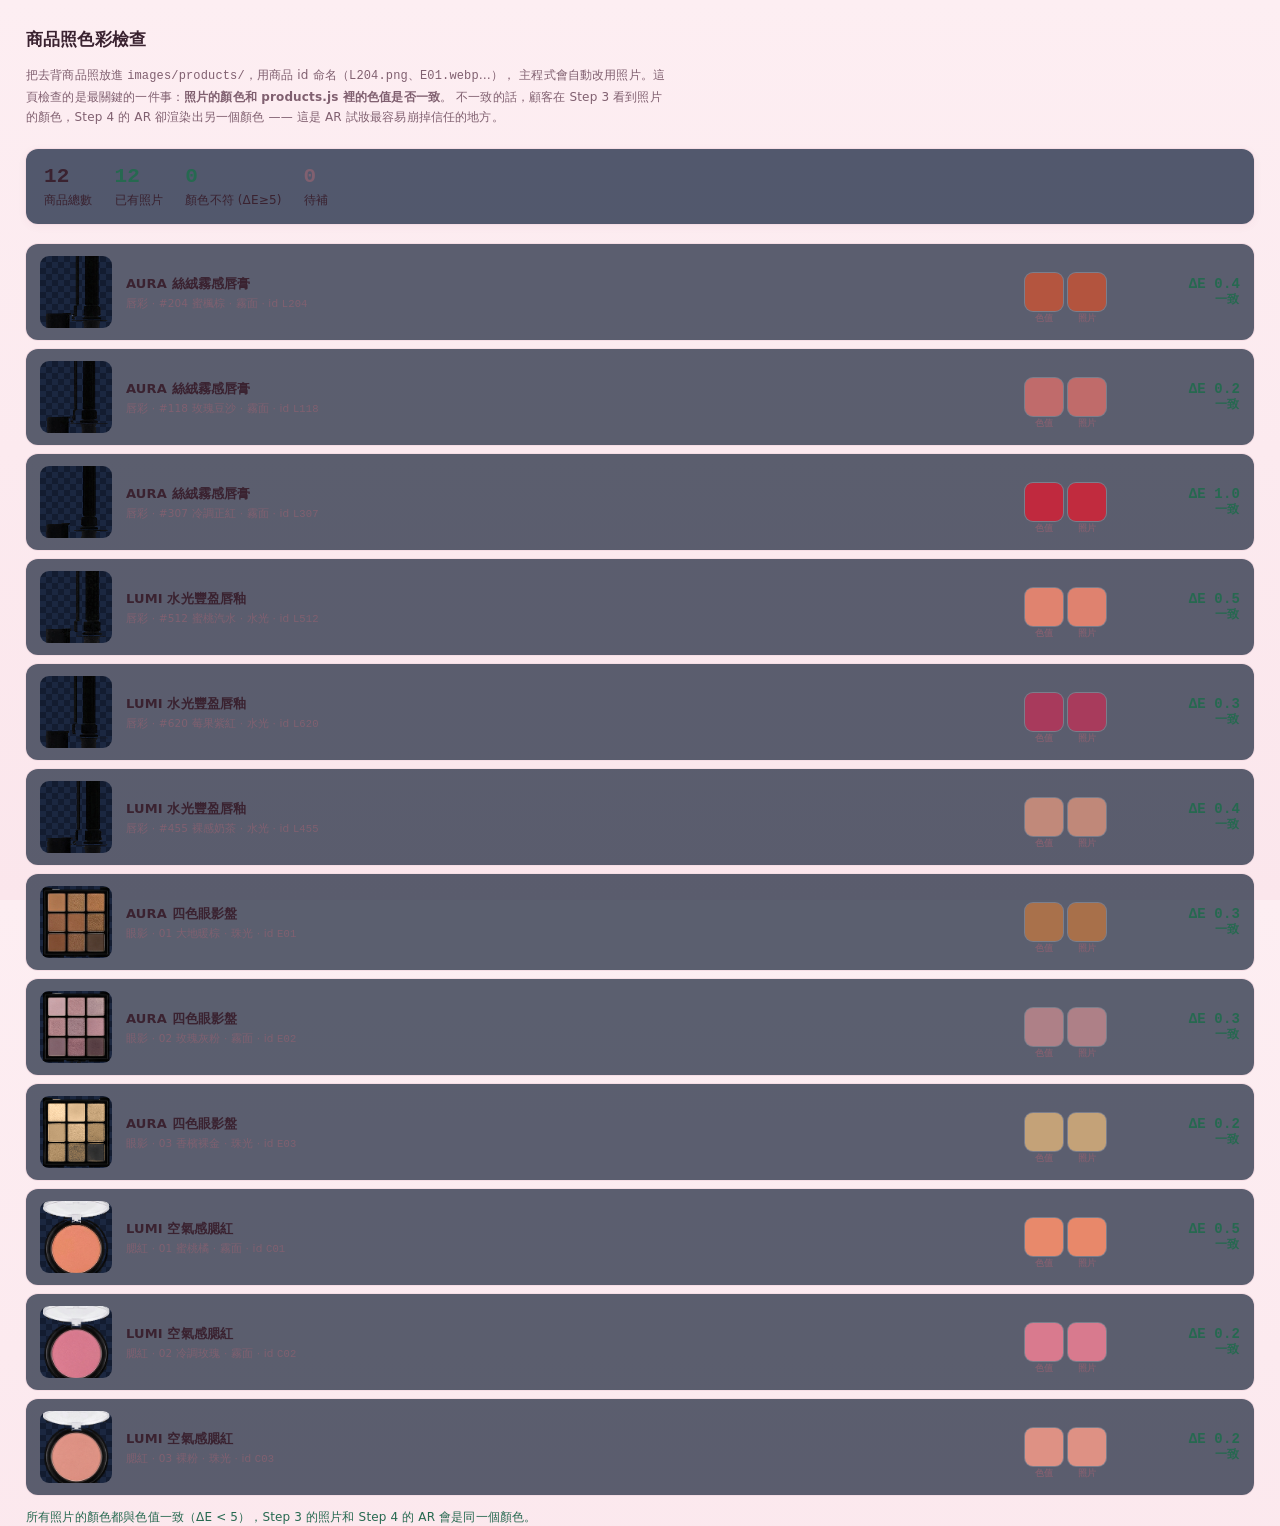
<file: _ingest.html>
<!DOCTYPE html>
<html lang="zh-Hant"><head><meta charset="utf-8">
<title>商品照檢查</title>
<link rel="stylesheet" href="main.css">
<style>
 body{overflow:auto;padding:26px}
 h2{font-size:17px;font-weight:600;margin:0 0 4px}
 .lede{font-size:12px;color:var(--ink-3);max-width:640px;line-height:1.7;margin-bottom:22px}
 .sum{display:flex;gap:22px;padding:14px 18px;border-radius:12px;margin-bottom:20px;
      background:rgba(10,26,54,.7);box-shadow:var(--glow);font-size:12px}
 .sum b{display:block;font:700 21px/1.3 ui-monospace,monospace}
 .rowx{display:flex;gap:14px;align-items:center;padding:12px 14px;border-radius:12px;margin-bottom:9px;
       background:rgba(8,22,45,.66);box-shadow:0 0 0 1px var(--line)}
 .shot{width:72px;height:72px;flex:none;border-radius:9px;display:grid;place-content:center;
       background:repeating-conic-gradient(#1b2740 0 25%,#131c30 0 50%) 0 0/12px 12px;overflow:hidden}
 .shot img{max-width:100%;max-height:100%;object-fit:contain}
 .shot.none{font-size:9.5px;color:var(--ink-3);text-align:center;line-height:1.4;padding:5px}
 .nm{flex:1;min-width:0}
 .nm b{font-size:13px}
 .nm .s{font-size:10.5px;color:var(--ink-3)}
 .pair{display:flex;gap:5px;flex:none}
 .pair i{width:38px;height:38px;border-radius:8px;box-shadow:0 0 0 1px rgba(255,255,255,.2);
         display:block;position:relative}
 .pair i::after{content:attr(data-t);position:absolute;left:0;right:0;top:100%;padding-top:4px;
         font:600 8.5px/1 ui-monospace,monospace;color:var(--ink-3);text-align:center}
 .de{width:120px;flex:none;text-align:right;font:700 14px ui-monospace,monospace}
 .de small{display:block;font:600 9.5px/1.5 inherit;letter-spacing:.06em}
 .good{color:var(--ok)} .warn{color:var(--warn)} .bad{color:#ff8a8a} .none{color:var(--ink-3)}
 pre{background:rgba(4,12,28,.8);padding:14px;border-radius:10px;overflow:auto;
     font:12px/1.7 ui-monospace,monospace;color:var(--rose-soft);box-shadow:0 0 0 1px var(--line)}
</style></head><body>
<h2>商品照色彩檢查</h2>
<p class="lede">
把去背商品照放進 <code>images/products/</code>，用商品 id 命名（<code>L204.png</code>、<code>E01.webp</code>…），
主程式會自動改用照片。這頁檢查的是最關鍵的一件事：<b>照片的顏色和 products.js 裡的色值是否一致</b>。
不一致的話，顧客在 Step 3 看到照片的顏色，Step 4 的 AR 卻渲染出另一個顏色 —— 這是 AR 試妝最容易崩掉信任的地方。
</p>
<div id="out"></div>
<script type="module">
import { PRODUCTS, finishLabel, catLabel } from './js/products.js';
import { rgbToLab, hexToLab, deltaE, extractProductColor } from './js/analysis.js';

const files = await fetch('images/products/index.json').then(r=>r.ok?r.json():[]).catch(()=>[]);
const probe = (url) => new Promise(r => { const i=new Image(); i.onload=()=>r(i); i.onerror=()=>r(null); i.src=url; });

const rows = [], fixes = [];
let withPhoto = 0, mismatched = 0;

for (const p of PRODUCTS) {
  const hit = files.find((f) => f.replace(/\.[^.]+$/, '') === p.id);
  const url = hit ? `images/products/${hit}` : null;
  const img = url ? await probe(url) : null;

  let shot, pair, de, cls;
  if (!img) {
    shot = `<div class="shot none">缺少<br>${p.id}.png</div>`;
    pair = `<div class="pair"><i style="background:${p.color}" data-t="色值"></i></div>`;
    de = `<div class="de none">—<small>尚無照片</small></div>`;
  } else {
    withPhoto++;
    const c = document.createElement('canvas');
    const k = 320 / Math.max(img.width, img.height);
    c.width = Math.round(img.width*k); c.height = Math.round(img.height*k);
    c.getContext('2d',{willReadFrequently:true}).drawImage(img,0,0,c.width,c.height);
    const got = extractProductColor(c);

    shot = `<div class="shot"><img src="${url}"></div>`;
    if (!got) {
      pair = `<div class="pair"><i style="background:${p.color}" data-t="色值"></i></div>`;
      de = `<div class="de none">?<small>取不到主色</small></div>`;
    } else {
      const d = deltaE(hexToLab(p.color), got.lab);
      cls = d < 5 ? 'good' : d < 10 ? 'warn' : 'bad';
      const verdict = d < 5 ? '一致' : d < 10 ? '看得出差異' : '明顯不符';
      if (d >= 5) { mismatched++; fixes.push(`  { id: '${p.id}', … color: '${got.hex.toUpperCase()}' },   // 原為 ${p.color.toUpperCase()}，ΔE ${d.toFixed(1)}`); }
      pair = `<div class="pair">
                <i style="background:${p.color}" data-t="色值"></i>
                <i style="background:${got.hex}" data-t="照片"></i>
              </div>`;
      de = `<div class="de ${cls}">ΔE ${d.toFixed(1)}<small>${verdict}</small></div>`;
    }
  }
  rows.push(`<div class="rowx">${shot}
    <div class="nm"><b>${p.brand} ${p.name}</b>
      <div class="s">${catLabel(p.cat)} · ${p.shade} · ${finishLabel(p.finish)} · id <code>${p.id}</code></div></div>
    ${pair}${de}</div>`);
}

const html = [
  `<div class="sum">
     <div><b>${PRODUCTS.length}</b>商品總數</div>
     <div><b class="${withPhoto?'good':'none'}">${withPhoto}</b>已有照片</div>
     <div><b class="${mismatched?'bad':'good'}">${mismatched}</b>顏色不符 (ΔE≥5)</div>
     <div><b class="none">${PRODUCTS.length-withPhoto}</b>待補</div>
   </div>`,
  rows.join(''),
];

if (fixes.length) html.push(
  `<h2 style="margin-top:26px">建議修正</h2>
   <p class="lede">照片的顏色通常比手選的色碼更接近實品。把 <code>js/products.js</code> 的
   <code>color</code> 換成下面的值，AR 渲染就會跟照片一致。<br>
   但真正的權威來源是<b>實品在標準光源下的量測值</b> —— 上線前應該用色差儀量過，而不是以照片為準。</p>
   <pre>${fixes.join('\n')}</pre>`);
else if (withPhoto)
  html.push(`<p class="lede" style="color:var(--ok)">所有照片的顏色都與色值一致（ΔE &lt; 5），Step 3 的照片和 Step 4 的 AR 會是同一個顏色。</p>`);

document.getElementById('out').innerHTML = html.join('');
</script></body></html>
</file>
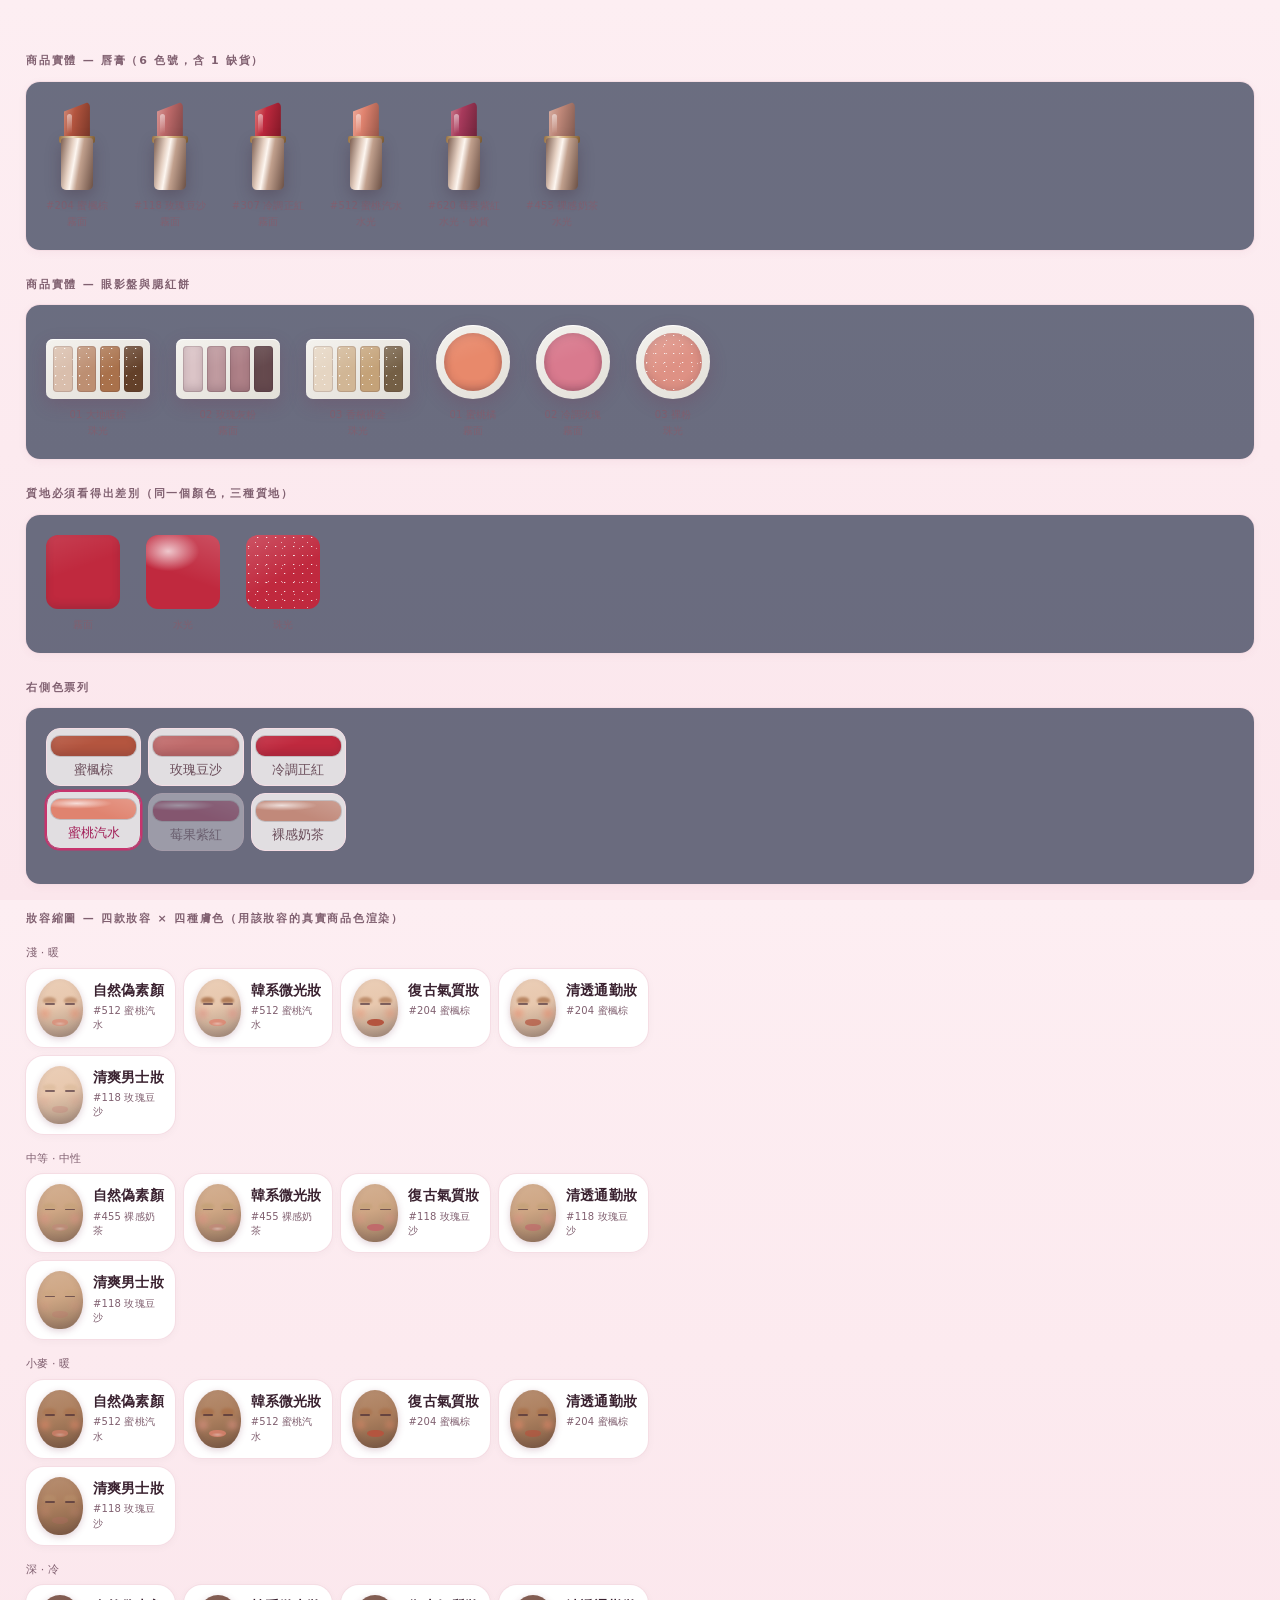
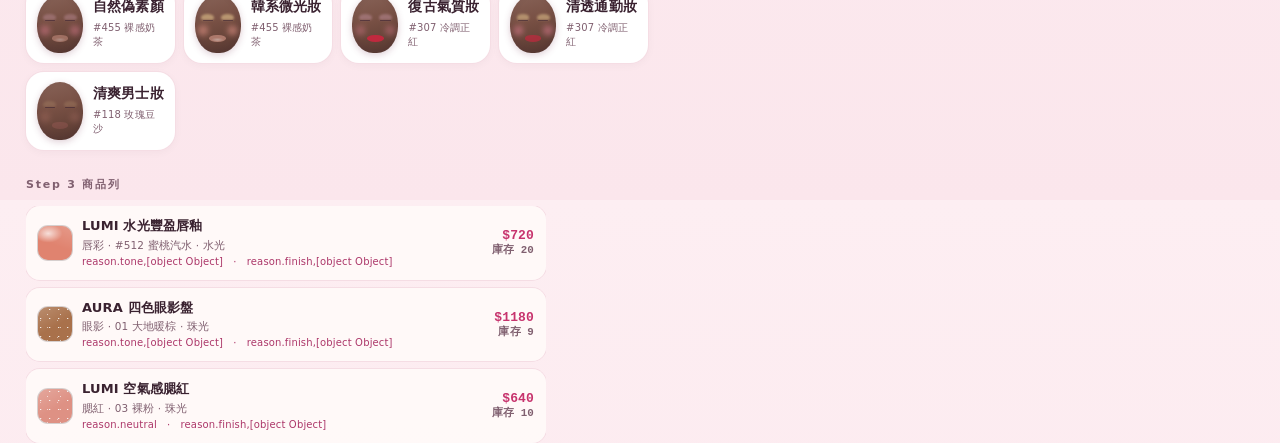
<file: _preview.html>
<!DOCTYPE html>
<html lang="zh-Hant"><head><meta charset="utf-8">
<title>CSS 元件預覽</title>
<link rel="stylesheet" href="main.css">
<style>
 body{overflow:auto;padding:26px}
 h3{font-size:11px;letter-spacing:.16em;color:var(--ink-3);margin:26px 0 12px}
 .bay{display:flex;gap:26px;align-items:flex-end;flex-wrap:wrap;
      padding:20px;border-radius:14px;background:rgba(10,26,54,.6);box-shadow:var(--glow)}
 .cell{text-align:center;font-size:10px;color:var(--ink-3)}
 .cell>*:first-child{margin:0 auto 8px}
 #looks{max-width:620px}
 #items{max-width:520px}
 #swatches{max-width:300px}
</style></head><body>
<div id="out"></div>
<script type="module">
import { PRODUCTS, LOOKS, resolveLook, finishLabel, catLabel } from './js/products.js';

const swatchHTML = (p, extra='') => `<i class="fin ${p.finish} ${extra}" style="--c:${p.color}"></i>`;
function productHTML(p){
  if(p.cat==='lip') return `<div class="obj lipstick" style="--c:${p.color}"><i class="bullet"></i><i class="ring"></i><i class="tube"></i></div>`;
  if(p.cat==='eye'){
    const pans=[`color-mix(in oklab, ${p.color} 45%, white)`,`color-mix(in oklab, ${p.color} 78%, white)`,p.color,`color-mix(in oklab, ${p.color} 68%, black)`];
    return `<div class="obj palette">${pans.map(c=>`<i class="fin ${p.finish}" style="--c:${c}"></i>`).join('')}</div>`;
  }
  return `<div class="obj compact"><i class="fin ${p.finish}" style="--c:${p.color}"></i></div>`;
}

const H=[];
H.push('<h3>商品實體 — 唇膏（6 色號，含 1 缺貨）</h3><div class="bay">');
for(const p of PRODUCTS.filter(x=>x.cat==='lip'))
  H.push(`<div class="cell">${productHTML(p)}${p.shade}<br>${finishLabel(p.finish)}${p.stock<=0?' · 缺貨':''}</div>`);
H.push('</div>');

H.push('<h3>商品實體 — 眼影盤與腮紅餅</h3><div class="bay">');
for(const p of PRODUCTS.filter(x=>x.cat!=='lip'))
  H.push(`<div class="cell">${productHTML(p)}${p.shade}<br>${finishLabel(p.finish)}</div>`);
H.push('</div>');

H.push('<h3>質地必須看得出差別（同一個顏色，三種質地）</h3><div class="bay">');
for(const f of ['matte','gloss','shimmer'])
  H.push(`<div class="cell"><i class="fin ${f}" style="--c:#C0293E;display:block;width:74px;height:74px;border-radius:12px"></i>${finishLabel(f)}</div>`);
H.push('</div>');

H.push('<h3>右側色票列</h3><div class="bay"><div id="swatches" style="display:grid;grid-template-columns:repeat(3,1fr);gap:7px;flex:1">');
const rec=resolveLook(LOOKS[0],'warm').lip.id;
for(const q of PRODUCTS.filter(x=>x.cat==='lip'))
  H.push(`<button class="sw-btn ${q.id===rec?'on rec':''} ${q.stock<=0?'oos':''}">${swatchHTML(q)}${q.shade.split(' ')[1]}</button>`);
H.push('</div></div>');

H.push('<h3>妝容縮圖 — 四款妝容 × 四種膚色（用該妝容的真實商品色渲染）</h3>');
for(const [name,skin,tone] of [['淺 · 暖','#e8c8ae','warm'],['中等 · 中性','#cea684','neutral'],['小麥 · 暖','#ad805f','warm'],['深 · 冷','#785044','cool']]){
  H.push(`<div style="font-size:11px;color:var(--ink-3);margin:16px 0 7px">${name}</div><div id="looks" style="display:grid;grid-template-columns:repeat(4,1fr);gap:9px">`);
  for(const look of LOOKS){
    const pk=resolveLook(look,tone);
    const vars=[`--skin:${skin}`,`--lip:${pk.lip.color}`,`--eye:${pk.eye.color}`,`--cheek:${pk.cheek.color}`,
      `--lipA:${Math.min(1,look.intensity.lip*1.1).toFixed(2)}`,`--eyeA:${Math.min(1,look.intensity.eye*1.9).toFixed(2)}`,`--cheekA:${Math.min(1,look.intensity.cheek*1.9).toFixed(2)}`,
      `--lipGloss:${pk.lip.finish==='gloss'?0.9:0}`].join(';');
    H.push(`<div class="look"><div class="face" style="${vars}">
      <i class="lid l"></i><i class="lid r"></i><i class="lash l"></i><i class="lash r"></i>
      <i class="blush l"></i><i class="blush r"></i><i class="lips"></i></div>
      <div class="txt"><div class="top"><b>${look.name}</b></div>
      <div class="why">${pk.lip.shade}</div></div></div>`);
  }
  H.push('</div>');
}

H.push('<h3>Step 3 商品列</h3><div id="items" style="display:flex;flex-direction:column;gap:8px">');
const pk=resolveLook(LOOKS[1],'warm');
for(const c of ['lip','eye','cheek']){
  const p=pk[c];
  H.push(`<div class="item">${swatchHTML(p,'sw')}<div><div class="n">${p.brand} ${p.name}</div>
    <div class="s">${catLabel(c)} · ${p.shade} · ${finishLabel(p.finish)}</div>
    <div class="tagline">${p._reason.join('　·　')}</div></div>
    <div class="p">$${p.price}<small>庫存 ${p.stock}</small></div></div>`);
}
H.push('</div>');

document.getElementById('out').innerHTML = H.join('');
</script></body></html>
</file>
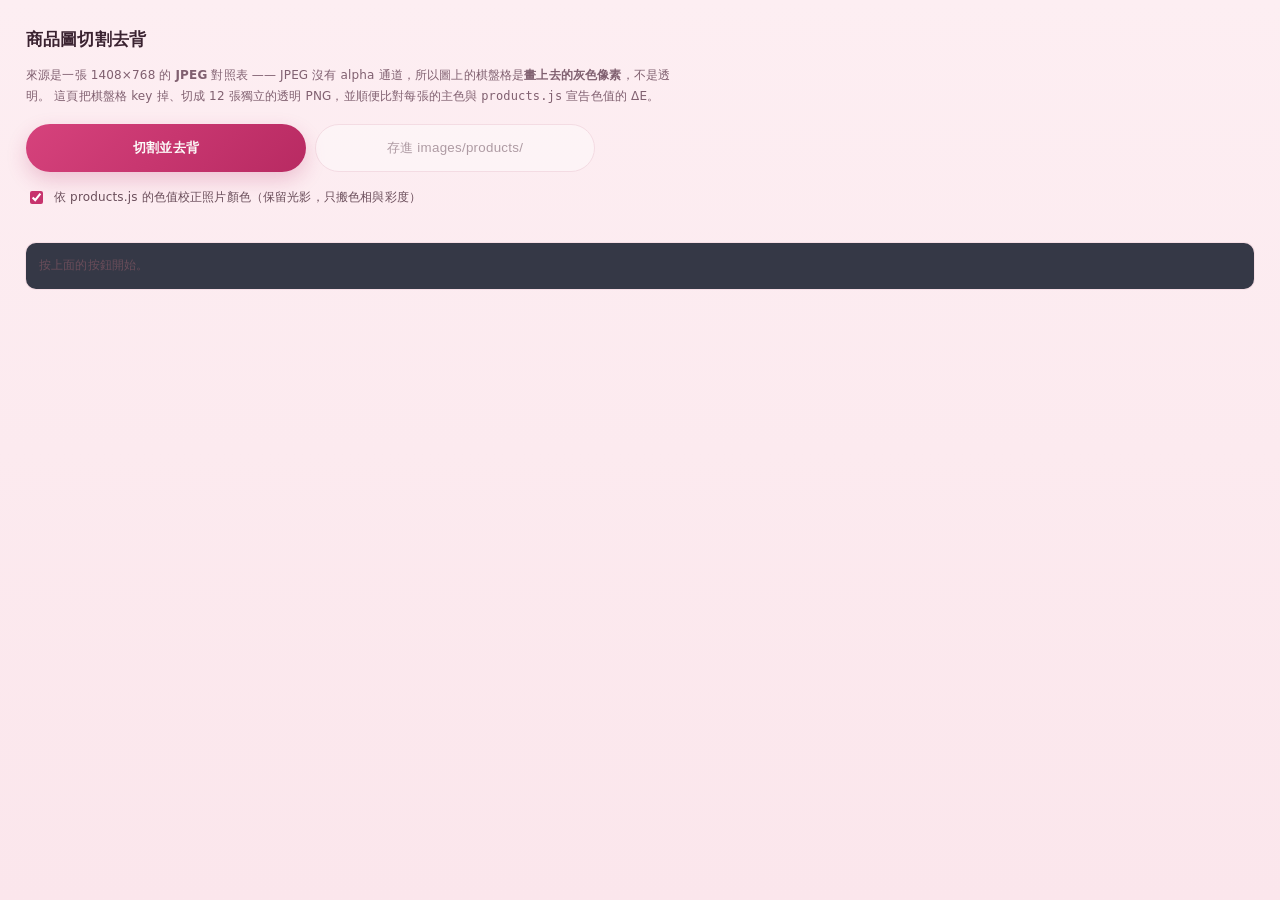
<file: _slice.html>
<!DOCTYPE html>
<html lang="zh-Hant"><head><meta charset="utf-8">
<title>商品圖切割去背</title>
<link rel="stylesheet" href="main.css">
<style>
 body{overflow:auto;padding:26px}
 h2{font-size:17px;font-weight:600;margin:0 0 4px}
 .lede{font-size:12px;color:var(--ink-3);max-width:660px;line-height:1.7;margin-bottom:18px}
 .grid{display:grid;grid-template-columns:repeat(6,1fr);gap:10px;margin:18px 0}
 .cell{padding:10px;border-radius:11px;background:rgba(8,22,45,.66);box-shadow:0 0 0 1px var(--line);text-align:center}
 .cell .box{height:150px;display:grid;place-content:center;margin-bottom:7px;border-radius:8px;
   background:repeating-conic-gradient(#1b2740 0 25%,#131c30 0 50%) 0 0/12px 12px}
 .cell canvas{max-width:100%;max-height:150px}
 .cell b{font:700 11px ui-monospace,monospace;color:var(--rose)}
 .cell .sz{font-size:9.5px;color:var(--ink-3);display:block}
 .cell .sw{display:inline-block;width:100%;height:14px;border-radius:4px;margin-top:5px;
   box-shadow:0 0 0 1px rgba(255,255,255,.2)}
 .cell .de{font:700 10.5px ui-monospace,monospace;display:block;margin-top:4px}
 .good{color:var(--ok)} .warn{color:var(--warn)} .bad{color:#ff8a8a}
 #log{font:11.5px/1.7 ui-monospace,monospace;color:var(--ink-2);white-space:pre-wrap;
   background:rgba(4,12,28,.8);padding:13px;border-radius:10px;box-shadow:0 0 0 1px var(--line)}
 .btn{max-width:280px}
</style></head><body>
<h2>商品圖切割去背</h2>
<p class="lede">
來源是一張 1408×768 的 <b>JPEG</b> 對照表 —— JPEG 沒有 alpha 通道，所以圖上的棋盤格是<b>畫上去的灰色像素</b>，不是透明。
這頁把棋盤格 key 掉、切成 12 張獨立的透明 PNG，並順便比對每張的主色與 <code>products.js</code> 宣告色值的 ΔE。
</p>
<div class="row" style="max-width:620px;margin-bottom:16px">
  <button class="btn primary" id="run">切割並去背</button>
  <button class="btn" id="save" disabled>存進 images/products/</button>
</div>
<label style="display:flex;gap:8px;align-items:center;font-size:12px;color:var(--ink-2);margin-bottom:16px;cursor:pointer">
  <input type="checkbox" id="fix" checked style="accent-color:var(--rose)">
  依 products.js 的色值校正照片顏色（保留光影，只搬色相與彩度）
</label>
<div class="grid" id="out"></div>
<div id="log">按上面的按鈕開始。</div>

<script type="module">
import { PRODUCTS, finishLabel } from './js/products.js';
import { hexToLab, deltaE, extractProductColor, rgbToLab, labToRgb } from './js/analysis.js';

/**
 * 把照片的顏色搬到目錄色值上。
 *
 * 只動色相與彩度，明度按彩度加權微調 —— 也就是說照片原本的
 * 高光、陰影、質感全部保留，黑色管身（彩度≈0）幾乎不動。
 * 跟 makeup.js 用 'color' 混合模式的想法是同一個：換顏色，不換光。
 *
 * 這不是「修圖」，是把商品圖參數化成由色值驅動的算圖 ——
 * 這樣 Step 3 的商品照和 Step 4 的 AR 渲染必然同色。
 */
function recolor(canvas, from, to) {
  const ctx = canvas.getContext('2d', { willReadFrequently: true });
  const im = ctx.getImageData(0, 0, canvas.width, canvas.height), d = im.data;
  const hFrom = Math.atan2(from.b, from.a), cFrom = Math.hypot(from.a, from.b);
  const hTo   = Math.atan2(to.b,   to.a),   cTo   = Math.hypot(to.a,   to.b);
  const dh = hTo - hFrom, cr = cTo / Math.max(cFrom, 1e-3), dL = to.L - from.L;

  // 來源本身幾乎是灰的時候（例如生成出來的 E03 是灰色眼影盤），
  // 沒有色相可以旋轉、彩度也乘不起來。改用明度開窗來分辨
  // 「盤面」與「黑色外框 / 白色上蓋」，直接把目標色相塗上去。
  const lowChroma = cFrom < 8;
  const window = (L) => {                       // 22→82 之間為主體，兩端平滑收斂
    if (L < 22 || L > 82) return 0;
    if (L < 34) return (L - 22) / 12;
    if (L > 72) return (82 - L) / 10;
    return 1;
  };

  for (let i = 0; i < d.length; i += 4) {
    if (d[i + 3] < 8) continue;
    const lab = rgbToLab(d[i], d[i + 1], d[i + 2]);
    const C = Math.hypot(lab.a, lab.b);
    const w = lowChroma ? window(lab.L) : Math.min(1, C / 20);
    if (w < 0.03) continue;
    const h  = lowChroma ? hTo : Math.atan2(lab.b, lab.a) + dh * w;
    const nc = lowChroma ? cTo * w : C * (1 + (cr - 1) * w);
    const [r, g, b] = labToRgb({ L: lab.L + dL * w, a: nc * Math.cos(h), b: nc * Math.sin(h) });
    d[i] = r; d[i + 1] = g; d[i + 2] = b;
  }
  ctx.putImageData(im, 0, 0);
}

const IDS = ['L204','L118','L307','L512','L620','L455','E01','E02','E03','C01','C02','C03'];
const log = (s) => { document.getElementById('log').textContent += '\n' + s; };
let results = [];

document.getElementById('run').onclick = async () => {
  const doFix = document.getElementById('fix').checked;
  document.getElementById('log').textContent = '載入來源圖…' + (doFix ? '（含校色）' : '（原色）');
  const img = await new Promise((r,j)=>{const i=new Image();i.onload=()=>r(i);i.onerror=j;i.src='images/_source/sheet.jpg?'+Date.now();});
  const W = img.width, H = img.height;
  const c = document.createElement('canvas'); c.width=W; c.height=H;
  const x = c.getContext('2d',{willReadFrequently:true});
  x.drawImage(img,0,0);
  const im = x.getImageData(0,0,W,H), d = im.data;
  log(`來源 ${W}×${H}`);

  // ── 1. 從邊界 flood fill，把棋盤格與柔和陰影一起 key 掉 ──
  // 條件：中性色（RGB 三通道差 < 16）且亮度落在 28–152（棋盤格 49/116 與其間的陰影）。
  // 管身 rgb(17,16,21) 低於下界、眼影盤白蓋 rgb(205) 高於上界，都不會被誤殺；
  // E03 的灰色眼影格被黑色盤框包住，flood fill 進不去，所以也安全。
  const bg = new Uint8Array(W*H);
  const isBgColor = (i) => {
    const r=d[i], g=d[i+1], b=d[i+2];
    const mx=Math.max(r,g,b), mn=Math.min(r,g,b);
    return (mx-mn) < 16 && mx > 28 && mx < 152;
  };
  const stack = [];
  for (let px=0; px<W; px++) { stack.push(px, (H-1)*W+px); }
  for (let py=0; py<H; py++) { stack.push(py*W, py*W+W-1); }
  while (stack.length) {
    const p = stack.pop();
    if (bg[p]) continue;
    if (!isBgColor(p*4)) continue;
    bg[p] = 1;
    const px = p % W, py = (p / W) | 0;
    if (px > 0)   stack.push(p-1);
    if (px < W-1) stack.push(p+1);
    if (py > 0)   stack.push(p-W);
    if (py < H-1) stack.push(p+W);
  }
  let bgCount = 0; for (let i=0;i<bg.length;i++) bgCount += bg[i];
  log(`背景像素 ${(bgCount/(W*H)*100).toFixed(1)}%`);

  // ── 2. 連通元件，用來丟掉白色標籤方塊、並把「直立管身 + 旁邊的蓋子」併成同一件商品 ──
  const lab = new Int32Array(W*H).fill(-1);
  const comps = [];
  for (let p=0;p<W*H;p++) {
    if (bg[p] || lab[p] !== -1) continue;
    const id = comps.length, st=[p]; lab[p]=id;
    let n=0, sx=0, sy=0, lum=0, x0=W, y0=H, x1=0, y1=0;
    while (st.length) {
      const q = st.pop(), qx=q%W, qy=(q/W)|0, i=q*4;
      n++; sx+=qx; sy+=qy; lum += (d[i]+d[i+1]+d[i+2])/3;
      if(qx<x0)x0=qx; if(qx>x1)x1=qx; if(qy<y0)y0=qy; if(qy>y1)y1=qy;
      if(qx>0   && !bg[q-1] && lab[q-1]===-1){lab[q-1]=id;st.push(q-1);}
      if(qx<W-1 && !bg[q+1] && lab[q+1]===-1){lab[q+1]=id;st.push(q+1);}
      if(qy>0   && !bg[q-W] && lab[q-W]===-1){lab[q-W]=id;st.push(q-W);}
      if(qy<H-1 && !bg[q+W] && lab[q+W]===-1){lab[q+W]=id;st.push(q+W);}
    }
    comps.push({id,n,cx:sx/n,cy:sy/n,lum:lum/n,x0,y0,x1,y1});
  }
  // 白色標籤方塊：面積小、橫寬、整體偏亮。
  // 不能只看平均亮度 —— 標籤上有黑字，會把均值壓到 185 以下而漏抓。
  const isLabel = (k) => {
    const w = k.x1 - k.x0 + 1, h = k.y1 - k.y0 + 1;
    return k.n < 6000 && w / h > 1.5 && k.lum > 115;
  };
  const keep = comps.filter(k => k.n > 900 && !isLabel(k));
  log(`標籤方塊：${comps.filter(k => k.n > 900 && isLabel(k)).length} 個已排除`);
  log(`連通元件 ${comps.length} 個，保留 ${keep.length} 個（已排除白色標籤與雜訊）`);

  // ── 3. 依 6 欄 × 2 列的版面把元件歸位 ──
  const colW = W/6, rowH = H/2;
  const cells = Array.from({length:12}, () => null);
  for (const k of keep) {
    const col = Math.min(5, Math.max(0, Math.floor(k.cx / colW)));
    const row = k.cy < rowH ? 0 : 1;
    const idx = row*6 + col;
    if (idx > 11) continue;
    const t = cells[idx];
    cells[idx] = t
      ? {x0:Math.min(t.x0,k.x0), y0:Math.min(t.y0,k.y0), x1:Math.max(t.x1,k.x1), y1:Math.max(t.y1,k.y1)}
      : {x0:k.x0, y0:k.y0, x1:k.x1, y1:k.y1};
  }

  // ── 4. 產生透明 PNG ──
  const outBox = document.getElementById('out'); outBox.innerHTML = '';
  results = [];
  for (let i=0;i<12;i++) {
    const id = IDS[i], box = cells[i];
    const prod = PRODUCTS.find(p=>p.id===id);
    const cell = document.createElement('div'); cell.className='cell';
    if (!box) {
      cell.innerHTML = `<div class="box" style="font-size:10px;color:var(--ink-3)">沒切到</div><b>${id}</b>`;
      outBox.appendChild(cell); log(`${id}: 沒有偵測到內容`); continue;
    }
    const pad = 8;
    const bx0 = Math.max(0, box.x0-pad), by0 = Math.max(0, box.y0-pad);
    const bw = Math.min(W, box.x1+pad) - bx0, bh = Math.min(H, box.y1+pad) - by0;

    const o = document.createElement('canvas'); o.width=bw; o.height=bh;
    const oc = o.getContext('2d',{willReadFrequently:true});
    const oi = oc.createImageData(bw,bh);
    for (let yy=0; yy<bh; yy++) for (let xx=0; xx<bw; xx++) {
      const sp = (by0+yy)*W + (bx0+xx), si = sp*4, di = (yy*bw+xx)*4;
      const isLabel = lab[sp] !== -1 && !keep.some(k=>k.id===lab[sp]);
      if (bg[sp] || isLabel) { oi.data[di+3] = 0; continue; }
      oi.data[di]=d[si]; oi.data[di+1]=d[si+1]; oi.data[di+2]=d[si+2]; oi.data[di+3]=255;
    }
    oc.putImageData(oi,0,0);

    const got = extractProductColor(o);
    let deHTML = '<span class="de none">—</span>', sw='';
    if (got && prod) {
      const before = deltaE(hexToLab(prod.color), got.lab);
      let after = before;

      if (doFix) {
        recolor(o, got.lab, hexToLab(prod.color));
        const now = extractProductColor(o);
        if (now) after = deltaE(hexToLab(prod.color), now.lab);
      }
      const cls = after<5?'good':after<10?'warn':'bad';
      deHTML = doFix
        ? `<span class="de ${cls}">ΔE ${before.toFixed(1)} → ${after.toFixed(1)}</span>`
        : `<span class="de ${cls}">ΔE ${after.toFixed(1)}</span>`;
      sw = `<i class="sw" style="background:linear-gradient(90deg,${prod.color} 50%,${got.hex} 50%)"></i>`;
      results.push({id, canvas:o, hex:got.hex, de:after, declared:prod.color});
      log(`${id.padEnd(5)} ${bw}×${bh}  宣告 ${prod.color.toUpperCase()} → 照片 ${got.hex.toUpperCase()}  ΔE ${before.toFixed(1)}` +
          (doFix ? `  ─校色─▶ ΔE ${after.toFixed(1)}` : ''));
    } else {
      results.push({id, canvas:o, hex:null, de:null, declared:prod?.color});
      log(`${id.padEnd(5)} ${bw}×${bh}  抽不到主色`);
    }
    const holder = document.createElement('div'); holder.className='box'; holder.appendChild(o);
    cell.appendChild(holder);
    cell.insertAdjacentHTML('beforeend', `<b>${id}</b><span class="sz">${bw}×${bh}</span>${sw}${deHTML}`);
    outBox.appendChild(cell);
  }
  document.getElementById('save').disabled = results.length === 0;
  log(`\n完成 ${results.length}/12。確認縮圖沒有殘留灰底再按「存進 images/products/」。`);
};

document.getElementById('save').onclick = async () => {
  let ok=0;
  for (const r of results) {
    const blob = await new Promise(res => r.canvas.toBlob(res,'image/png'));
    const resp = await fetch(`/api/save/${r.id}.png`, {method:'POST', body:blob});
    if (resp.ok) ok++; else log(`${r.id} 存檔失敗 ${resp.status}`);
  }
  log(`\n已存 ${ok} 張到 images/products/。接著開 _ingest.html 覆核。`);
};
</script></body></html>
</file>
<file: main.css>
/* LUCID AI Smart Mirror — kiosk UI
   版型作法沿用 threejs.org：全部尺寸與顏色走 CSS 變數，
   深色模式與 RWD 只改變數值，不重寫任何 layout 規則。 */

:root {
  /* Tactile Atelier 的骨架＋Kagami Silk 的顏色（2026-11，都由 Gemini 提出）：
     雪花石白打底、暖梅色的文字、深酒紅的主要按鈕、莓果玫瑰只用在「選中／進行中」。
     第一版是墨黑＋赤陶，看起來太中性；這一版往女性用戶調，但不回到原本的奶油＋粉紅。
     再一輪（使用者：整體設計配色以女性為主）：底色從灰白調成玫瑰象牙（彩度很低），主要按鈕是玫瑰酒紅。
     第三輪：整套交回 Gemini 以女性為主重新設計 —— Porcelain & Silk（白瓷絲光）。
     白瓷般的低彩度底、玫瑰莓果重點色、膠囊形的按鈕、柔和的陰影、數字用襯線體；
     招牌從「取景框與刻度」換成「絲光弧線與珍珠點」。外觀規則在檔案最後的 PORCELAIN & SILK。
     第四輪（使用者：顏色再偏女性化）：Blush Silk（粉霧絲光）。前三輪都怕顏色干擾判色而收著，
     結果看起來是「白底＋深酒紅」，不像給女性用的。這一輪整組往粉色移：粉霧底、粉色的線與陰影、
     玫瑰粉重點色、玫瑰粉漸層的主要按鈕。卡片仍然是白的，影像框的襯底仍然是中性灰白（--neutral）。
     原本的白瓷＋深莓果留在配色選項「莓果」。
     粉紅光暈與玻璃感拿掉，改成細線邊框與很淡的陰影；數字用等寬字。
     不變的一點：**影像框內與四周一律是中性色**（--neutral）。顏色包圍會讓人
     把口紅顏色看偏（同時對比效應）—— 整台機器的價值來自「顏色可信」。
     變數名稱沿用舊的（--rose = 重點色、--cream-* = 底色四階），所以全站一起換。 */
  --cream-0:#fdeef2; --cream-1:#ffffff; --cream-2:#fae3ea; --cream-3:#f3d3dd;
  --rose:#c7336d; --rose-soft:#a3225a; --rose-dim:rgba(199,51,109,.36);
  --gold:#7d5a1e;
  --ink:#3a2230; --ink-2:#6a4d5a; --ink-3:#806070;
  --ok:#266950; --warn:#9b5816;
  --radius:18px; --radius-sm:14px;
  --rail-w:300px; --bar-h:58px;
  --glass:rgba(255,249,250,.95);
  --line:#f5dde4;
  --glow:0 0 0 1px var(--line), 0 2px 10px rgba(160,60,100,.06);
  --neutral:#f4f3f1;      /* 影像框的中性底，判色不受重點色干擾 */
  --onImage:rgba(58,34,48,.74);   /* 疊在照片上的膠囊底色 */
  /* *-rgb 是給 rgba(var(--x-rgb), .3) 用的「不含透明度」的三個數字。 */
  --rose-rgb:199,51,109;
  --tint:#fde6ee; --tint-2:#fbd8e4; --tint-3:#f7c8d9;   /* 選中狀態的淡底色 */
  --line-rgb:222,176,192;
  --glow-rgb:200,130,155; --drop-rgb:130,60,88;           /* 外框、大投影（中性灰，不帶顏色） */
  --shadow-rgb:120,55,82;                                /* 小元件投影 */
  --edge-rgb:70,54,58;                                  /* 色票外框細線 */
  --ink-rgb:58,34,48;                                   /* 深色內陰影 */
  --bg-1:#fdeef2; --bg-2:#fbe6ec; --bg-3:#fdeef2; --bg-4:#fbe6ec;   /* 頁面背景：幾乎是平的 */
  --radius-lg:24px;
  --primary-1:#b82a62; --primary-2:#c7336d; --primary-rgb:184,42,98;   /* 主要按鈕：墨色 */
  --card-1:#ffffff; --card-2:#fff9fa; --boot-1:#fdeef2; --boot-2:#fadfe7;
  --orb-1:#fff5f8; --orb-2:#f4b6cb; --orb-3:#c7336d;                  /* 完成頁的裝飾圓球 */
  --on-image-hi:#ffd0e0; --bar-lo:#f4b6cb; --star-off-rgb:150,145,136;
  /* 這一版新增的 */
  --line-strong:#e8c3cf;                                              /* 次要按鈕、刻度的線 */
  --shadow-float:0 10px 28px rgba(150,50,90,.13), 0 2px 6px rgba(150,50,90,.05);
  --shadow-press:inset 0 2px 5px rgba(120,30,70,.16);
  --font-num:Georgia,"Times New Roman",-apple-system,BlinkMacSystemFont,"Hiragino Sans","PingFang TC","Noto Sans CJK TC","Microsoft JhengHei","Yu Gothic UI",sans-serif;
  --primary-lo:#9a1f50;                                                /* 主要按鈕下緣的實影 */
  --pill:9999px;                                                       /* 膠囊形 */
  --grad-primary:linear-gradient(135deg, #d6427c 0%, #b82a62 100%);      /* 主要按鈕 */
  --tick:repeating-linear-gradient(90deg, var(--line-strong) 0 1px, transparent 1px 8px);   /* 刻度尺 */
  color-scheme: light;
}

* { box-sizing:border-box; }
html,body { height:100%; }
body {
  margin:0; overflow:hidden;
  font:15px/1.6 "Noto Sans TC","PingFang TC","Microsoft JhengHei",system-ui,sans-serif;
  color:var(--ink);
  background:
    radial-gradient(1100px 680px at 20% 10%, var(--bg-1) 0%, transparent 62%),
    radial-gradient(900px 600px at 84% 86%, var(--bg-2) 0%, transparent 60%),
    linear-gradient(160deg,var(--cream-0),var(--bg-3) 55%,var(--bg-4));
}

/* ── 舞台 ───────────────────────────────────────────── */
#stage {
  height:100%; display:flex; align-items:safe center; justify-content:safe center;
  gap:22px; padding:22px;
}

/* 鏡面主體：直式 */
#mirror {
  position:relative; height:min(100%,940px); aspect-ratio:3/4.05;
  display:flex; flex-direction:column;
  background:linear-gradient(165deg,rgba(255,253,252,.97),rgba(250,240,239,.97));
  border-radius:var(--radius-lg); box-shadow:var(--glow), 0 34px 80px rgba(var(--drop-rgb),.28);
  overflow:hidden;
}
#mirror::after {  /* 玻璃反光 */
  content:""; position:absolute; inset:0; pointer-events:none; border-radius:30px;
  background:linear-gradient(118deg,rgba(255,255,255,.55) 0%,transparent 26%,transparent 74%,rgba(255,255,255,.3) 100%);
}

/* 頂部標題列 */
#bar {
  height:var(--bar-h); flex:none; display:flex; align-items:center; gap:12px;
  padding:0 16px; border-bottom:1px solid var(--line); background:rgba(255,250,249,.7);
}
#back {
  width:30px; height:30px; flex:none; border-radius:9px; cursor:pointer;
  border:1px solid var(--line); background:transparent; color:var(--ink-2);
  font-size:16px; line-height:1; transition:.15s;
}
#back:hover:not(:disabled) { color:var(--rose); border-color:var(--rose); background:var(--cream-2); }
#back:disabled { opacity:.25; cursor:default; }
#bar h1 { margin:0; font-size:13.5px; letter-spacing:.09em; font-weight:700; }
#bar h1 small { display:block; font-size:10.5px; letter-spacing:.16em; color:var(--ink-3); font-weight:600; }
/* 語言切換：中 / EN / 日 */
#lang { display:flex; gap:3px; margin-left:auto; margin-right:10px; }
#lang button {
  padding:4px 9px; border-radius:14px; cursor:pointer;
  font:600 10.5px/1 system-ui,sans-serif; letter-spacing:.03em;
  border:1px solid var(--line); background:transparent; color:var(--ink-3); transition:.14s;
}
#lang button:hover { color:var(--ink); border-color:var(--rose-dim); }
#lang button.on { background:var(--rose); border-color:transparent; color:#fff; }

#badge {
  margin-left:auto; flex:none; font-size:9.5px; letter-spacing:.11em; text-align:center;
  width:56px; height:56px; border-radius:50%; display:grid; place-content:center;
  border:1px solid var(--rose-dim); color:var(--rose-soft);
  background:radial-gradient(circle,var(--tint),var(--tint-3));
}

/* 進度軌 */
#rail-steps { flex:none; display:flex; gap:5px; padding:11px 16px 0; }
.pip { flex:1; height:3px; border-radius:2px; background:rgba(var(--line-rgb),.24); transition:.35s; }
.pip.on   { background:var(--rose); box-shadow:0 0 10px var(--rose-dim); }
.pip.done { background:rgba(var(--rose-rgb),.5); }

/* 內容區 */
#view { flex:1; min-height:0; display:flex; flex-direction:column; padding:14px 23px 0; }
.screen { flex:1; min-height:0; display:flex; flex-direction:column; gap:12px; }
.screen[hidden] { display:none !important; }

/* 影像框 */
.frame {
  position:relative; flex:1; min-height:0; border-radius:var(--radius); overflow:hidden;
  background:var(--neutral);
  box-shadow:0 0 0 7px var(--neutral), 0 0 0 8px var(--line), 0 8px 22px rgba(var(--shadow-rgb),.16);
}
.frame canvas, .frame video { position:absolute; inset:0; width:100%; height:100%; object-fit:cover; display:block; }
.frame video { transform:scaleX(-1); }
.frame.compact { flex:none; height:190px; }

/* 取景引導 */
#guide { position:absolute; inset:0; pointer-events:none; }
#hint {
  position:absolute; left:50%; bottom:12px; transform:translateX(-50%);
  max-width:82%; text-align:center; white-space:nowrap; overflow:hidden; text-overflow:ellipsis;
  padding:5px 13px; border-radius:20px;
  font-size:12px; letter-spacing:.05em;
  background:var(--onImage); color:#fff;
}
#hint.ok { background:rgba(62,120,86,.82); color:#eafff1; }
#count {
  position:absolute; inset:0; display:grid; place-content:center;
  font-size:96px; font-weight:200; color:#fff; text-shadow:0 2px 8px rgba(var(--ink-rgb),.5), 0 0 42px rgba(var(--rose-rgb),.8);
}

/* 底部操作區 */
#dock { flex:none; padding:12px 16px 14px; }
.row { display:flex; gap:9px; align-items:center; }

/* 按鈕 */
.btn {
  flex:1; padding:13px 16px; border-radius:var(--radius-sm); cursor:pointer;
  font:600 14px/1.2 inherit; letter-spacing:.04em; transition:.16s;
  border:1px solid var(--rose-dim); color:var(--rose-soft);
  background:linear-gradient(180deg,#fff,#fbeff1);
}
.btn:hover:not(:disabled) { border-color:var(--rose); box-shadow:0 4px 18px rgba(var(--rose-rgb),.24); color:var(--rose-soft); }
.btn:disabled { opacity:.4; cursor:default; }
.btn.primary {
  background:linear-gradient(180deg,var(--primary-1),var(--primary-2)); border-color:transparent; color:#fff;
  box-shadow:0 5px 14px rgba(var(--primary-rgb),.24);
}
.btn.primary:hover { box-shadow:0 7px 20px rgba(var(--primary-rgb),.38); color:#fff; }
.btn.ghost { flex:none; background:#fff; color:var(--ink-2); border-color:var(--line); }
.btn.ghost:hover { color:var(--ink); }
.btn.ghost.on { color:var(--rose); border-color:var(--rose-dim); }

/* ── Step 2：分析結果 ─────────────────────────────────── */
.tone-strip { display:flex; gap:10px; align-items:center; padding:11px 13px;
  border-radius:var(--radius-sm); background:rgba(255,251,250,.9); box-shadow:0 0 0 1px var(--line); }
.chip-color { width:40px; height:40px; flex:none; border-radius:12px; box-shadow:0 0 0 1px rgba(var(--edge-rgb),.22); }
.tone-strip b { font-size:14px; }
.tone-strip .meta { font-size:11px; color:var(--ink-3); letter-spacing:.03em; }
.tone-strip .nums { margin-left:auto; text-align:right; font:500 10.5px/1.5 ui-monospace,monospace; color:var(--ink-3); }

.sect-title { font-size:10.5px; letter-spacing:.17em; color:var(--ink-3); font-weight:700; margin:2px 0 -2px; }

#looks { display:grid; grid-template-columns:repeat(2,1fr); gap:9px; }
.look {
  display:flex; gap:10px; align-items:flex-start;
  text-align:left; cursor:pointer; padding:10px 11px; border-radius:var(--radius-sm);
  border:1px solid var(--line); background:rgba(255,252,251,.82); color:var(--ink); transition:.16s;
}
.look:hover { border-color:var(--rose-dim); background:#fdf3f4; }
.look.on { border-color:var(--rose); box-shadow:0 6px 18px rgba(var(--rose-rgb),.22); background:var(--tint); }
.look .txt { flex:1; min-width:0; }
.look .top { display:flex; align-items:baseline; gap:6px; }
.look b { font-size:13px; }
.look .score { margin-left:auto; font:700 11px ui-monospace,monospace; color:var(--rose); }
.look .why { font-size:10px; color:var(--ink-3); margin-top:3px; line-height:1.45; }

/* ══ 純 CSS 美術：質地、商品實體、妝容縮圖 ══════════════
   全部用 CSS 畫，不依賴任何生成或去背圖檔。
   顏色一律由 --c 從商品色值注入，所以畫面上的每一塊顏色
   都等於 Step 3 推薦的那支商品，跟 AR 渲染同一個來源。   */

/* ── 質地：霧面 / 水光 / 珠光 三種要看得出差別 ── */
.fin { position:relative; overflow:hidden; background:var(--c); }
.fin::after { content:""; position:absolute; inset:0; }
.fin.matte::after {
  background:linear-gradient(160deg,rgba(255,255,255,.10),transparent 45%);
  box-shadow:inset 0 -4px 8px rgba(var(--ink-rgb),.2);
}
.fin.gloss::after {
  background:
    radial-gradient(70% 45% at 30% 22%, rgba(255,255,255,.72), rgba(255,255,255,0) 60%),
    linear-gradient(200deg, rgba(255,255,255,.18), transparent 55%);
}
/* 珠光是細閃粉，不是點點花紋 —— 顆粒要小、要疏、亮度要壓 */
.fin.shimmer::after {
  background:
    radial-gradient(circle at 30% 28%, rgba(255,255,255,.85) 0 .4px, transparent .95px),
    radial-gradient(circle at 72% 58%, rgba(255,255,255,.62) 0 .35px, transparent .85px),
    radial-gradient(circle at 14% 78%, rgba(255,255,255,.5)  0 .3px,  transparent .8px),
    linear-gradient(150deg, rgba(255,255,255,.20), transparent 55%);
  background-size:9px 9px, 13px 13px, 17px 17px, 100% 100%;
}

/* ── 商品實體 ── */
.obj { position:relative; }

/* 唇膏：斜切膏體 + 金屬管身 */
.obj.lipstick { width:38px; height:88px; }
.obj.lipstick .bullet {
  position:absolute; left:6px; top:0; width:26px; height:38px;
  border-radius:3px 5px 2px 2px;
  clip-path:polygon(0 26%, 100% 0, 100% 100%, 0 100%);
  background:linear-gradient(102deg,
    color-mix(in oklab, var(--c) 68%, white) 0%,
    var(--c) 38%,
    color-mix(in oklab, var(--c) 74%, black) 100%);
}
.obj.lipstick .bullet::after {
  content:""; position:absolute; left:3px; top:32%; width:5px; bottom:6px;
  border-radius:3px; background:linear-gradient(rgba(255,255,255,.5),transparent);
}
.obj.lipstick .tube {
  position:absolute; left:3px; top:36px; width:32px; bottom:0; border-radius:3px 3px 5px 5px;
  background:linear-gradient(100deg,#7d5f52 0%,#e5d0c2 30%,#fdf6f0 42%,#c1a08d 58%,#6b5045 100%);
  box-shadow:0 6px 16px rgba(var(--ink-rgb),.28);
}
.obj.lipstick .ring {
  position:absolute; left:1px; top:34px; width:36px; height:7px; border-radius:2px;
  background:linear-gradient(100deg,#9a7340,#f7e6c6 38%,#d6ad74 60%,#7b5b32);
}

/* 眼影盤：四格 */
.obj.palette { width:104px; height:60px; border-radius:7px; padding:7px;
  display:grid; grid-template-columns:repeat(4,1fr); gap:4px;
  background:linear-gradient(150deg,#f4f2ee,#e2dfd8);
  box-shadow:0 6px 18px rgba(var(--shadow-rgb),.24), inset 0 1px 0 rgba(255,255,255,.85); }
.obj.palette i { border-radius:4px; box-shadow:inset 0 0 0 1px rgba(var(--ink-rgb),.16); }

/* 腮紅粉餅：圓盒 */
.obj.compact { width:74px; height:74px; border-radius:50%; padding:8px;
  background:linear-gradient(150deg,#f4f2ee,#e2dfd8);
  box-shadow:0 6px 18px rgba(var(--shadow-rgb),.24), inset 0 1px 0 rgba(255,255,255,.85); }
.obj.compact i { display:block; width:100%; height:100%; border-radius:50%;
  box-shadow:inset 0 0 10px rgba(var(--ink-rgb),.22); }

/* ── 妝容縮圖：用偵測到的膚色 + 該妝容實際商品色 畫的迷你臉 ── */
.face {
  position:relative; flex:none; width:46px; height:58px; border-radius:50% 50% 46% 46%;
  background:linear-gradient(165deg,
    color-mix(in oklab, var(--skin) 88%, white),
    var(--skin) 45%,
    color-mix(in oklab, var(--skin) 80%, black));
  box-shadow:inset 0 -5px 9px rgba(var(--ink-rgb),.16), 0 2px 7px rgba(var(--shadow-rgb),.24);
}
.face i { position:absolute; }
/* 眼影：上眼瞼的一抹色，不是眼球 */
.face .lid {
  top:32%; width:28%; height:11%; border-radius:52% 52% 28% 28%;
  background:var(--eye); opacity:var(--eyeA); filter:blur(1px);
}
.face .lid.l { left:14%; } .face .lid.r { right:14%; }
/* 睫毛線：細，只用來定位五官，不能搶戲 */
.face .lash {
  top:42%; width:22%; height:1.6px; border-radius:2px;
  background:rgba(var(--ink-rgb),.6);
}
.face .lash.l { left:17%; } .face .lash.r { right:17%; }
.face .blush {
  top:48%; width:34%; height:25%; border-radius:50%;
  background:radial-gradient(circle, var(--cheek) 0%, transparent 68%);
  opacity:var(--cheekA); filter:blur(2.4px);
}
.face .blush.l { left:1%; } .face .blush.r { right:1%; }
.face .lips {
  left:32%; top:69%; width:36%; height:12%; border-radius:46% 46% 52% 52%;
  background:var(--lip); opacity:var(--lipA); filter:blur(.4px);
}
.face .lips::after {
  content:""; position:absolute; inset:0; border-radius:inherit;
  background:radial-gradient(60% 50% at 50% 68%, rgba(255,255,255,.5), transparent 62%);
  opacity:var(--lipGloss,0);
}

/* ── Step 3：商品清單 ────────────────────────────────── */
#items { flex:1; min-height:0; display:flex; flex-direction:column; gap:8px; overflow:auto; }
.item { display:flex; gap:10px; align-items:center; padding:10px 12px;
  border-radius:var(--radius-sm); background:rgba(255,251,250,.88); box-shadow:0 0 0 1px var(--line); }
.item .sw { width:34px; height:34px; flex:none; border-radius:10px; box-shadow:0 0 0 1px rgba(var(--edge-rgb),.22); }
.item .n { font-size:13px; font-weight:600; }
.item .s { font-size:10.5px; color:var(--ink-3); }
.item .p { margin-left:auto; text-align:right; font:700 13px ui-monospace,monospace; color:var(--gold); }
.item .p small { display:block; font:500 9.5px/1.4 inherit; color:var(--ink-3); }
.tagline { font-size:10px; color:var(--rose-soft); opacity:.9; }

/* ── Step 4：AR 控制 ─────────────────────────────────── */
#before {
  position:absolute; left:12px; top:12px; width:104px; aspect-ratio:3/4;
  border-radius:14px; overflow:hidden; box-shadow:0 0 0 2px rgba(255,255,255,.85), 0 6px 18px rgba(0,0,0,.25); background:var(--neutral);
}
#before canvas { position:absolute; inset:0; width:100%; height:100%; object-fit:cover; }
#before span { position:absolute; left:0; right:0; top:0; text-align:center; font-size:9.5px;
  letter-spacing:.14em; padding:3px 0; background:var(--onImage); color:rgba(255,255,255,.9); }
#before[hidden] { display:none; }

/* 按住畫面卸妝的提示與狀態
   「有沒有上妝」用分屏比不出來（左右是不同的臉），
   同一個位置前後對照才看得準。 */
.hold-hint {
  position:absolute; left:14px; bottom:12px; pointer-events:none;
  padding:5px 10px; border-radius:20px;
  font-size:10.5px; letter-spacing:.06em;
  background:var(--onImage); color:rgba(255,255,255,.9);
  transition:opacity .18s;
}
.frame.bare .hold-hint { opacity:0; }
.frame.bare::after {
  content:attr(data-bare); position:absolute; left:50%; top:12px;
  transform:translateX(-50%); pointer-events:none;
  padding:5px 12px; border-radius:20px;
  font-size:11px; letter-spacing:.08em;
  background:var(--onImage); color:#fff; box-shadow:0 4px 14px rgba(0,0,0,.2);
}
.frame { cursor:pointer; }

#callout {
  position:absolute; right:14px; bottom:46px; max-width:60%;
  padding:7px 12px; border-radius:20px; font-size:11.5px; letter-spacing:.05em;
  background:var(--onImage); box-shadow:0 4px 14px rgba(0,0,0,.2); color:var(--on-image-hi);
}

/* ── Step 4 的操作區 ─────────────────────────────────────
   組織方式參考輕顏相機與美圖秀秀：妝容是一排圓形膠囊，
   細調收進分頁，檢視開關浮在畫面上不佔版面。 */

/* 對比模式：浮在鏡面左上 */
.seg.float {
  position:absolute; left:12px; top:12px; z-index:2;
  display:flex; gap:4px; padding:3px; border-radius:16px;
  background:var(--onImage); backdrop-filter:blur(6px);
}
.seg.float[hidden] { display:none; }
.seg.float button {
  padding:5px 10px; border-radius:13px; cursor:pointer;
  font:600 10.5px/1 inherit; letter-spacing:.03em;
  border:0; background:transparent; color:rgba(255,255,255,.72); transition:.14s;
}
.seg.float button:hover { color:#fff; }
.seg.float button.on { background:#fff; color:var(--rose-soft); }

/* 撤銷／重做：浮在鏡面右上。美圖秀秀是編輯器，這一對永遠在最上面 —— 
   少了它，使用者一路點下去弄壞了只能整個重來。 */
.hist { position:absolute; right:12px; bottom:12px; z-index:2; display:flex; gap:4px; }
.hist button {
  padding:6px 11px; border-radius:14px; cursor:pointer;
  font:600 10.5px/1 inherit; letter-spacing:.03em;
  border:0; background:var(--onImage); color:rgba(255,255,255,.9);
  backdrop-filter:blur(6px); transition:.14s;
}
.hist button:hover:not(:disabled) { background:rgba(var(--rose-rgb),.9); }
.hist button:disabled { opacity:.32; cursor:default; }

/* 質地篩選：先選霧面／水光／珠光，再挑色號 */
#s4-panel .fins { display:flex; gap:6px; }
#s4-panel .fins button {
  padding:5px 12px; border-radius:14px; cursor:pointer;
  font:600 10.5px/1 inherit; letter-spacing:.03em;
  border:1px solid var(--line); background:#fff; color:var(--ink-3); transition:.14s;
}
#s4-panel .fins button:hover { color:var(--rose-soft); border-color:var(--rose-dim); }
#s4-panel .fins button.on { background:var(--rose); border-color:transparent; color:#fff; }

/* 妝容膠囊列 —— 縮圖是使用者自己的臉 */
#s4-looks { display:flex; gap:10px; overflow-x:auto; padding:2px 2px 4px; scrollbar-width:none; }
#s4-looks::-webkit-scrollbar { display:none; }
#s4-looks .cap {
  flex:none; width:64px; padding:0; border:0; background:none; cursor:pointer;
  display:flex; flex-direction:column; align-items:center; gap:5px;
}
#s4-looks .cap canvas, #s4-looks .cap i {
  width:56px; height:56px; border-radius:50%; display:block; object-fit:cover;
  box-shadow:0 0 0 2px var(--cream-1), 0 0 0 3px var(--line); transition:.16s;
}
#s4-looks .cap i.bare { background:linear-gradient(150deg,#fdf3f1,#ecdad8); }
#s4-looks .cap span {
  font-size:9.5px; line-height:1.25; color:var(--ink-3); text-align:center;
  max-width:64px; overflow:hidden; text-overflow:ellipsis; white-space:nowrap;
}
#s4-looks .cap.on canvas, #s4-looks .cap.on i {
  box-shadow:0 0 0 2px var(--cream-1), 0 0 0 4px var(--rose), 0 4px 14px rgba(var(--rose-rgb),.32);
}
#s4-looks .cap.on span { color:var(--rose-soft); font-weight:600; }

/* 細調分頁 */
.tabs { display:flex; gap:6px; }
.tabs button {
  flex:1; display:flex; align-items:center; justify-content:center; gap:6px;
  padding:8px 4px; border-radius:12px; cursor:pointer;
  font:600 11.5px/1 inherit; border:1px solid var(--line); background:#fff;
  color:var(--ink-2); transition:.15s;
}
.tabs button i { width:14px; height:14px; flex:none; border-radius:50%; background:var(--c);
  box-shadow:0 0 0 1px rgba(var(--edge-rgb),.22); }
.tabs button:hover { border-color:var(--rose-dim); }
.tabs button.on { border-color:var(--rose); background:var(--tint); color:var(--rose-soft); }

/* 分頁內容 */
#s4-panel { display:flex; flex-direction:column; gap:8px; }
#s4-panel .sides { display:flex; gap:7px; }
#s4-panel .sides button {
  flex:1; display:flex; align-items:center; gap:8px; cursor:pointer; text-align:left;
  padding:7px 10px; border-radius:12px; font:inherit;
  border:1px solid var(--line); background:#fff; transition:.15s;
}
#s4-panel .sides button.on { border-color:var(--rose); background:var(--tint); }
#s4-panel .sides i { width:22px; height:22px; flex:none; border-radius:7px; background:var(--c);
  box-shadow:0 0 0 1px rgba(var(--edge-rgb),.22); }
#s4-panel .sides span { font-size:10px; letter-spacing:.08em; color:var(--ink-3); display:block; }
#s4-panel .sides b { font-size:11.5px; font-weight:600; color:var(--ink); display:block; }
#s4-panel .strip { display:flex; gap:7px; }
#s4-panel .chip {
  flex:1; height:32px; padding:0; cursor:pointer; border-radius:11px;
  border:1px solid var(--line); background:#fff; transition:.15s;
}
#s4-panel .chip i { display:block; height:100%; border-radius:9px; background:var(--c); }
#s4-panel .chip:hover { border-color:var(--rose-dim); }
#s4-panel .chip.on { border-color:var(--rose); box-shadow:0 3px 12px rgba(var(--rose-rgb),.3); }
#s4-panel .chip.oos { opacity:.35; }
#s4-panel .shade-name { font-size:11px; color:var(--ink-2); letter-spacing:.03em; }
#s4-panel .tools { display:flex; gap:7px; }
#s4-panel .tools button {
  flex:1; display:flex; align-items:center; justify-content:center; gap:7px;
  padding:8px 6px; border-radius:12px; cursor:pointer;
  font:600 11.5px/1 inherit; border:1px solid var(--line); background:#fff;
  color:var(--ink-2); transition:.15s;
}
#s4-panel .tools button i { width:16px; height:16px; flex:none; border-radius:50%;
  background:var(--c); box-shadow:0 0 0 1px rgba(var(--edge-rgb),.22); }
#s4-panel .tools button.on { border-color:var(--rose); background:var(--tint); color:var(--rose-soft); }
/* 這一列跟上面的部位分頁字面完全一樣（唇彩／眼影／腮紅），
   不加前綴的話兩排看起來是同一個東西重複了兩次。 */
#s4-panel .tools .rowlab { flex:none; align-self:center; font-size:11px; letter-spacing:.06em;
  color:var(--ink-3); font-weight:700; padding-right:2px; }
#s4-panel .tools .wipe { flex:none; padding:8px 12px; color:var(--ink-3); }
#s4-panel .tip { font-size:10.5px; line-height:1.55; color:var(--ink-3); }
/* 「這台裝置沒有筆壓」的說明。用得比一般提示醒目一點 —— 它解釋的是
   一個使用者一定會誤會成「壞掉」的現象，看不到就沒有意義。 */
#s4-panel .tip.warn { color:var(--rose-soft); margin-top:5px;
  padding:7px 9px; border-radius:var(--radius-sm); background:var(--tint); }
.frame.dragging { cursor:ew-resize; }
.frame.painting { cursor:crosshair; }

.sliders { display:flex; flex-direction:column; gap:7px; }
.sl { display:flex; align-items:center; gap:10px; font-size:11.5px; color:var(--ink-2); }
.sl label { width:34px; flex:none; }
.sl input { flex:1; accent-color:var(--rose); height:3px; }
.sl output { width:34px; flex:none; text-align:right; font:600 11px ui-monospace,monospace; color:var(--ink-3); }

/* ── Step 5：回饋 ────────────────────────────────────── */
/* ── Step 5：報告 → 推薦商品 → 回饋 ──────────────────── */
/* 購物移到最後一步，前面幾步只談妝、不談錢 —— 先讓人喜歡，再談買。 */
#s5-scroll {
  flex:1; min-height:0; overflow:auto;
  display:flex; flex-direction:column; gap:12px; padding-right:5px;
}
#s5-scroll::-webkit-scrollbar { width:5px; }
#s5-scroll::-webkit-scrollbar-thumb { background:var(--line); border-radius:3px; }

/* 前後對照 */
.ba { display:grid; grid-template-columns:1fr 1fr; gap:9px; }
.ba figure {
  margin:0; position:relative; aspect-ratio:4/3; overflow:hidden;
  border-radius:var(--radius-sm); background:var(--neutral);
  box-shadow:0 0 0 5px var(--neutral), 0 0 0 6px var(--line);
}
.ba canvas { position:absolute; inset:0; width:100%; height:100%; object-fit:cover; }
.ba figcaption {
  position:absolute; left:8px; bottom:7px; padding:3px 9px; border-radius:20px;
  font-size:9.5px; letter-spacing:.08em; background:var(--onImage); color:rgba(255,255,255,.92);
}

/* 量測數據 */
.rep-grid { display:grid; grid-template-columns:repeat(3,1fr); gap:8px; }
.rep-grid > div {
  padding:9px 11px; border-radius:var(--radius-sm);
  background:rgba(255,251,250,.88); box-shadow:0 0 0 1px var(--line);
}
.rep-grid span { display:block; font-size:9.5px; letter-spacing:.09em; color:var(--ink-3); }
.rep-grid b { font-size:13px; font-weight:600; }
.rep-grid b small { display:block; font:500 10px/1.5 ui-monospace,monospace; color:var(--ink-3); }

/* 上妝結果契合度 —— 分項都是量出來的，所以旁邊要把數字印出來。
   打的是「這組妝跟你合不合」，不是「你好不好看」。 */
#verdict {
  display:flex; gap:15px; align-items:flex-start; padding:12px 14px;
  border-radius:var(--radius-sm); background:rgba(255,251,250,.88); box-shadow:0 0 0 1px var(--line);
}
#verdict .score { flex:none; width:78px; text-align:center; padding-top:2px; }
#verdict .score b { display:block; font:700 30px/1 ui-monospace,monospace; color:var(--rose); }
#verdict .score span { display:block; font-size:9px; letter-spacing:.09em; color:var(--ink-3); }
#verdict .score u { display:block; margin-top:5px; text-decoration:none;
  font-size:10px; font-weight:600; color:var(--rose-soft); }
#verdict .bars { flex:1; min-width:0; display:flex; flex-direction:column; gap:6px; }
.bar { display:flex; align-items:center; gap:9px; font-size:10.5px; color:var(--ink-2); }
.bar > span { width:52px; flex:none; }
.bar i { flex:1; height:4px; border-radius:3px; background:rgba(var(--line-rgb),.24); }
.bar i b { display:block; height:100%; border-radius:2px;
  background:linear-gradient(90deg,var(--bar-lo),var(--rose)); }
.bar em { flex:none; width:52px; text-align:right; font:600 10px ui-monospace,monospace; color:var(--ink-3); }
#verdict .say { margin-top:4px; font-size:11px; line-height:1.65; color:var(--rose-soft); }

/* 推薦商品 */
#rec-items, #rec-after { display:flex; flex-direction:column; gap:8px; }
.item .n .tag {
  margin-left:8px; padding:2px 8px; border-radius:20px; font-size:9.5px; font-weight:600;
  background:var(--tint-2); color:var(--rose-soft); vertical-align:middle;
}
.item .add {
  flex:none; margin-left:auto; padding:7px 13px; border-radius:20px; cursor:pointer;
  font-size:11px; letter-spacing:.04em; white-space:nowrap;
  border:1px solid var(--rose-dim); background:#fff; color:var(--rose-soft);
  transition:.14s;
}
.item .add:hover { background:var(--tint-2); }
.item .add.in { background:var(--rose); color:#fff; border-color:transparent; }
.item .add:disabled { opacity:.4; cursor:not-allowed; }

#thanks { flex:none; display:flex; flex-direction:column; align-items:center; justify-content:center; gap:13px; text-align:center; }
.heart {
  width:104px; height:104px; border-radius:50%; display:grid; place-content:center; font-size:46px;
  background:radial-gradient(circle at 35% 30%,var(--orb-1),var(--orb-2) 45%,var(--orb-3));
  box-shadow:0 12px 40px rgba(var(--rose-rgb),.42);
}
#thanks h2 { margin:0; font-size:27px; font-weight:300; letter-spacing:.02em; }
#stars { display:flex; gap:7px; }
#stars button { background:none; border:0; cursor:pointer; font-size:32px; line-height:1;
  color:rgba(var(--star-off-rgb),.3); transition:.14s; padding:0; }
#stars button.lit { color:#e0a54a; text-shadow:0 3px 14px rgba(224,165,74,.45); }
#stars button:hover { transform:scale(1.14); }
#rate-label { font-size:12px; color:var(--ink-3); min-height:18px; }

#tags { display:flex; flex-wrap:wrap; gap:7px; justify-content:center; max-width:330px; }
#tags button { cursor:pointer; font:inherit; font-size:11.5px; padding:6px 12px; border-radius:16px;
  border:1px solid var(--line); background:#fff; color:var(--ink-2); transition:.15s; }
#tags button.on { border-color:var(--rose); color:var(--rose-soft); background:var(--tint-2); }


/* 底部時鐘 */
#foot { flex:none; display:flex; align-items:center; padding:0 16px 11px;
  font-size:10px; letter-spacing:.13em; color:var(--ink-3); }
#foot #clock { margin-left:auto; }

/* ── 右側浮動商品卡 ──────────────────────────────────── */
#panel {
  width:var(--rail-w); flex:none; align-self:center; padding:17px;
  border-radius:var(--radius); background:var(--glass); backdrop-filter:blur(14px);
  box-shadow:var(--glow), 0 26px 60px rgba(var(--drop-rgb),.26);
  transition:opacity .3s, transform .3s;
}
#panel[hidden] { display:none; }
#panel .cap { font-size:9.5px; letter-spacing:.15em; color:var(--ink-3); font-weight:700; }
#panel .nm { font-size:15px; font-weight:600; margin:5px 0 12px; }
#panel .nm em { font-style:normal; color:var(--rose-soft); }
/* flex 而非 grid+place-content：格線軌道會被內容撐開，
   讓子元素的 max-height:100% 失去參照，商品照就會溢出。 */
#hero { height:148px; border-radius:var(--radius-sm); margin-bottom:13px; padding:9px; overflow:hidden;
  background:linear-gradient(150deg,var(--card-1),var(--card-2)); box-shadow:inset 0 0 0 1px var(--line);
  display:flex; align-items:center; justify-content:center; }

#swatches { display:grid; grid-template-columns:repeat(3,1fr); gap:7px; margin-bottom:13px; }
.sw-btn { cursor:pointer; border-radius:9px; padding:7px 4px 6px; font:600 9.5px/1.2 inherit;
  border:1px solid var(--line); background:rgba(255,252,251,.8); color:var(--ink-2); transition:.15s; }
.sw-btn i { display:block; height:20px; border-radius:6px; margin-bottom:5px; box-shadow:0 0 0 1px rgba(var(--edge-rgb),.2); }
.sw-btn:hover { border-color:var(--rose-dim); color:var(--ink); }
.sw-btn.on { border-color:var(--rose); color:var(--rose-soft); box-shadow:0 4px 14px rgba(var(--rose-rgb),.26); }
.sw-btn.rec::after { content:attr(data-rec); display:block; font-size:8.5px; color:var(--rose); letter-spacing:.06em; }
.sw-btn.oos { opacity:.42; }

.spec { display:flex; justify-content:space-between; font-size:11.5px; padding:5px 0;
  border-bottom:1px solid rgba(var(--line-rgb),.22); }
.spec:last-of-type { border:0; }
.spec span { color:var(--ink-3); letter-spacing:.08em; font-size:10px; }
.spec b { font-weight:600; }
.spec b.price { color:var(--gold); font-family:ui-monospace,monospace; }

#bag { width:100%; margin-top:12px; }
#bagmsg { font-size:11px; color:var(--ok); text-align:center; min-height:16px; margin-top:7px; }

/* ── 載入 / 錯誤 ─────────────────────────────────────── */
#boot {
  position:fixed; inset:0; display:grid; place-content:center; gap:16px; justify-items:center;
  background:linear-gradient(160deg,var(--boot-1),var(--boot-2)); z-index:50; transition:opacity .4s;
}
#boot.gone { opacity:0; pointer-events:none; }
#boot .logo { font-size:22px; letter-spacing:.28em; font-weight:200; }
#boot .logo b { font-weight:700; color:var(--rose); }
#boot .bar { width:230px; height:3px; background:rgba(var(--line-rgb),.26); border-radius:3px; overflow:hidden; }
#boot .bar i { display:block; height:100%; width:30%; background:var(--rose); animation:sweep 1.15s infinite ease-in-out; }
@keyframes sweep { 0%{transform:translateX(-110%)} 100%{transform:translateX(360%)} }
#boot p { font-size:11.5px; color:var(--ink-3); letter-spacing:.06em; margin:0; }

.err { padding:13px; border-radius:var(--radius-sm); font-size:12px; line-height:1.6;
  background:#fdecec; box-shadow:0 0 0 1px rgba(200,110,110,.3); color:#8f3a3a; }
.err[hidden] { display:none; }
.note { font-size:10.5px; color:var(--warn); line-height:1.5; }

/* 視窗又高又窄時，#mirror 的寬度是由「高度 × aspect-ratio」推導出來的，
   它加上右側 300px 商品卡就可能超出視窗寬。body 是 overflow:hidden，
   置中的 flex 溢出會被左右各切掉一半而且捲不到 —— Step 4 的模式列、
   部位分頁與濃度標籤就是這樣消失在畫面左外側的。橫排且商品卡在場時，
   再用「可用寬度」把高度夾一次，寬度自然就進得來。 */
@media (min-width:1041px) {
  #stage:has(#panel:not([hidden])) #mirror {
    height:min(100%, 940px, calc((100vw - 66px - var(--rail-w)) * 4.05 / 3));
  }
}

/* ── RWD：只改變數與方向 ─────────────────────────────── */
@media (max-width:1040px) {
  #stage { flex-direction:column; padding:12px; gap:12px; overflow:auto; }
  /* flex:none 是必要的 —— 直式堆疊時 #mirror 是 flex 子元素，
     預設 flex-shrink:1 會把它壓扁，aspect-ratio 直接失效：
     影像區塌成一條細長條、Step 3 的商品清單整個消失。 */
  #mirror { flex:none; height:auto; width:min(100%,520px); aspect-ratio:3/4.2; }
  #panel { flex:none; }
  #panel { width:min(100%,520px); }
}
@media (max-width:560px) {
  :root { --bar-h:54px; }
  #looks { grid-template-columns:1fr; }
  #mirror { flex:none; aspect-ratio:auto; height:78vh; }
}

/* 真實商品照（放進 products/ 就會取代上面的 CSS 版本） */
.pimg {
  max-width:100%; max-height:100%; object-fit:contain;
  filter:drop-shadow(0 8px 20px rgba(var(--shadow-rgb),.32));
}

/* Step 4 的即時效能讀數 —— 櫃位人員與開發都需要看得到掉幀 */
#fps {
  position:absolute; right:12px; top:12px;
  padding:4px 9px; border-radius:14px;
  font:600 10px/1 ui-monospace,monospace; letter-spacing:.06em;
  background:var(--onImage); color:rgba(255,255,255,.8);
}

/* 校色狀態：未校色時要看得見，不能讓人以為顏色是準的 */
#calib-tag { margin-left:14px; letter-spacing:.08em; }

/* Step 2 的妝容縮圖：使用者本人套上該妝容的真實預覽 */
.look .thumb {
  flex:none; width:74px; height:92px; border-radius:9px; display:block;
  object-fit:cover; box-shadow:0 0 0 1px var(--line), 0 3px 10px rgba(var(--shadow-rgb),.24);
}
.look.on .thumb { box-shadow:0 0 0 2px var(--rose), 0 5px 16px rgba(var(--rose-rgb),.35); }

/* ── 介面設定：配色與圓角 ─────────────────────────────────
   只換「外框」。三樣東西刻意不跟著配色走：
   --neutral（影像框的中性灰）、商品色票、AR 上妝顏色。
   粉色或綠色包圍會讓人把口紅顏色看偏（同時對比效應），
   整台機器的價值來自「顏色可信」，配色不能拿這個去換。 */
:root[data-theme="gold"] {      /* 蜜桃 Peach */
  --rose:#c4442d; --rose-soft:#9c3320; --rose-dim:rgba(196,68,45,.36); --rose-rgb:196,68,45;
  --tint:#fde8e1; --tint-2:#fbdad0; --tint-3:#f8cabd; --orb-1:#fff7f4; --orb-2:#f4bfb0; --orb-3:#c4442d; --on-image-hi:#ffd9cf; --bar-lo:#f4bfb0;
  --primary-1:#b63a25; --primary-2:#c4442d; --primary-rgb:182,58,37; --primary-lo:#962d1b; --grad-primary:linear-gradient(135deg, #d2513a 0%, #b63a25 100%);
  --cream-0:#fdf0ea; --cream-2:#fae4db; --cream-3:#f3d5c9; --bg-1:#fdf0ea; --bg-2:#fbe8e0; --bg-3:#fdf0ea; --bg-4:#fbe8e0;
  --card-2:#fffaf8; --boot-1:#fdf0ea; --boot-2:#fae4db; --glass:rgba(255,250,248,.95);
  --line:#f5dfd6; --line-strong:#e8c7ba; --line-rgb:222,186,172;
  --glow-rgb:205,145,125; --drop-rgb:130,72,55; --shadow-rgb:120,66,50; --shadow-float:0 10px 28px rgba(150,70,45,.13), 0 2px 6px rgba(150,70,45,.05);
}
:root[data-theme="lilac"] {      /* 紫藤 Wisteria */
  --rose:#8a4db0; --rose-soft:#6d3891; --rose-dim:rgba(138,77,176,.36); --rose-rgb:138,77,176;
  --tint:#f1e6fa; --tint-2:#e8d8f5; --tint-3:#ddc7ef; --orb-1:#faf6fd; --orb-2:#cfb3e4; --orb-3:#8a4db0; --on-image-hi:#ecd9ff; --bar-lo:#cfb3e4;
  --primary-1:#7b40a2; --primary-2:#8a4db0; --primary-rgb:123,64,162; --primary-lo:#643287; --grad-primary:linear-gradient(135deg, #9a5bc0 0%, #7b40a2 100%);
  --cream-0:#f6effb; --cream-2:#ede2f6; --cream-3:#e1d1ee; --bg-1:#f6effb; --bg-2:#f1e7f8; --bg-3:#f6effb; --bg-4:#f1e7f8;
  --card-2:#fcf9fe; --boot-1:#f6effb; --boot-2:#ede2f6; --glass:rgba(252,249,254,.95);
  --line:#e9ddf2; --line-strong:#d5c2e3; --line-rgb:196,174,214;
  --glow-rgb:160,130,195; --drop-rgb:88,60,118; --shadow-rgb:82,56,110; --shadow-float:0 10px 28px rgba(100,55,140,.13), 0 2px 6px rgba(100,55,140,.05);
}
:root[data-theme="sage"] {      /* 山茶 Camellia */
  --rose:#cc3046; --rose-soft:#a32134; --rose-dim:rgba(204,48,70,.36); --rose-rgb:204,48,70;
  --tint:#fde5e8; --tint-2:#fbd7db; --tint-3:#f8c6cc; --orb-1:#fff5f6; --orb-2:#f4b3bb; --orb-3:#cc3046; --on-image-hi:#ffd2d8; --bar-lo:#f4b3bb;
  --primary-1:#b8263b; --primary-2:#cc3046; --primary-rgb:184,38,59; --primary-lo:#981c2e; --grad-primary:linear-gradient(135deg, #d83c52 0%, #b8263b 100%);
  --cream-0:#fdeeef; --cream-2:#fae2e4; --cream-3:#f3d1d4; --bg-1:#fdeeef; --bg-2:#fbe6e8; --bg-3:#fdeeef; --bg-4:#fbe6e8;
  --card-2:#fff9f9; --boot-1:#fdeeef; --boot-2:#fae2e4; --glass:rgba(255,249,249,.95);
  --line:#f5dcdf; --line-strong:#e8c2c7; --line-rgb:222,176,182;
  --glow-rgb:205,130,140; --drop-rgb:130,58,68; --shadow-rgb:120,54,62; --shadow-float:0 10px 28px rgba(150,45,60,.13), 0 2px 6px rgba(150,45,60,.05);
}
:root[data-theme="mist"] {      /* 莓果 Berry：上一版的白瓷＋深莓果，留給想要安靜一點的人 */
  --rose:#9e3352; --rose-soft:#7d223d; --rose-dim:rgba(158,51,82,.36); --rose-rgb:158,51,82;
  --tint:#faf0f3; --tint-2:#f6e6eb; --tint-3:#f2dce3; --orb-1:#fdf5f7; --orb-2:#e3b8c5; --orb-3:#9e3352; --on-image-hi:#ffd6e0; --bar-lo:#e3b8c5;
  --primary-1:#6e2139; --primary-2:#9e3352; --primary-rgb:110,33,57; --primary-lo:#56192e; --grad-primary:linear-gradient(135deg, #8e3050 0%, #6e2139 100%);
  --cream-0:#f6f5f3; --cream-2:#efece8; --cream-3:#e6e0de; --bg-1:#f6f5f3; --bg-2:#f1efec; --bg-3:#f6f5f3; --bg-4:#f1efec;
  --card-2:#fcfbf9; --boot-1:#f6f5f3; --boot-2:#efece8; --glass:rgba(252,251,249,.95);
  --line:#eae4e2; --line-strong:#d5ccce; --line-rgb:190,176,178;
  --primary-2:#84304a; --ink:#24191d; --ink-2:#594a4f; --ink-3:#726368; --ink-rgb:36,25,29; --onImage:rgba(36,25,29,.76);
  --glow:0 0 0 1px var(--line), 0 2px 10px rgba(36,25,29,.04); --glow-rgb:120,104,108; --drop-rgb:78,62,66; --shadow-rgb:70,54,58;
  --shadow-float:0 10px 28px rgba(36,25,29,.10), 0 2px 6px rgba(36,25,29,.04); --shadow-press:inset 0 2px 5px rgba(36,25,29,.14);
}
/* 俐落：圓角收小。只動三個圓角變數，版面尺寸完全不變 */
:root[data-shape="crisp"] { --radius:10px; --radius-sm:8px; --radius-lg:14px; --pill:10px; }

/* 設定面板：頁首齒輪按鈕打開，浮在鏡面右上 */
#set-btn {
  width:28px; height:28px; margin-right:8px; flex:none; border-radius:50%; cursor:pointer;
  border:1px solid var(--line); background:var(--cream-1); color:var(--ink-3); font-size:14px; line-height:1;
}
#set-btn:hover, #set-btn.on { color:var(--rose-soft); border-color:var(--rose-dim); }
#settings {
  position:absolute; top:calc(var(--bar-h) + 4px); right:14px; z-index:30; width:272px; padding:14px 14px 12px;
  border-radius:var(--radius-sm); background:var(--glass); backdrop-filter:blur(14px);
  box-shadow:var(--glow), 0 18px 40px rgba(var(--drop-rgb),.28);
}
#settings[hidden] { display:none; }
#settings h4 { margin:0 0 8px; font-size:10px; letter-spacing:.14em; color:var(--ink-3); font-weight:700; }
#settings .row { display:flex; gap:6px; margin-bottom:13px; }
#settings .theme {
  flex:1; display:flex; flex-direction:column; align-items:center; gap:5px; padding:2px 0;
  border:0; background:none; cursor:pointer; font:500 10.5px/1.2 inherit; color:var(--ink-2);
}
#settings .theme i { width:30px; height:30px; border-radius:50%; background:var(--c);
  box-shadow:0 0 0 2px var(--cream-1), 0 0 0 3px rgba(var(--edge-rgb),.22); }
#settings .theme.on { color:var(--rose-soft); font-weight:700; }
#settings .theme.on i { box-shadow:0 0 0 2px var(--cream-1), 0 0 0 4px var(--rose); }
#settings .shape {
  flex:1; padding:9px 0; cursor:pointer; border:1px solid var(--line); background:var(--cream-1);
  color:var(--ink-2); font:600 11.5px/1 inherit;
}
#settings .shape.soft { border-radius:14px; }
#settings .shape.crisp { border-radius:4px; }
#settings .shape.on { border-color:var(--rose); background:var(--tint); color:var(--rose-soft); }
#settings .note { margin:0; font-size:10px; line-height:1.55; color:var(--ink-3); }

/* ── 情境：心情 / 天氣 / 行程 ─────────────────────────────
   使用者自己選的，不是量測值。樣式刻意跟量測結果的區塊不同，
   免得看起來像同一種證據。 */
#ctx { display:flex; flex-direction:column; gap:6px; margin-bottom:6px; }
.ctx-row { display:flex; align-items:center; gap:5px; flex-wrap:wrap; }
.ctx-row .lab { flex:none; width:32px; font-size:10.5px; font-weight:700; letter-spacing:.06em; color:var(--ink-3); }
.ctx-row button {
  padding:5px 10px; border-radius:13px; cursor:pointer; font:600 11px/1 inherit;
  border:1px solid var(--line); background:var(--cream-1); color:var(--ink-2); transition:.14s;
}
.ctx-row button:hover { border-color:var(--rose-dim); }
.ctx-row button.on { border-color:var(--rose); background:var(--tint); color:var(--rose-soft); }
.ctx-row .auto { font-size:9.5px; color:var(--ink-3); }
#ctx .tip { font-size:10.5px; line-height:1.55; color:var(--ink-3); }
#ctx .ctx-swap {
  align-self:flex-start; margin-top:2px; padding:7px 12px; cursor:pointer;
  border-radius:var(--radius-sm); font:600 11.5px/1 inherit;
  border:1px solid var(--rose); background:var(--tint); color:var(--rose-soft);
}

/* ── AI 顧問 ────────────────────────────────────────────
   每一句旁邊標出依據的種類。刻意跟「情境」（使用者自述）長得不一樣 ——
   量出來的跟你說的，不該用同一種視覺語言。 */
.advisor { display:flex; flex-direction:column; gap:5px; margin-bottom:8px; padding:10px 12px;
  border-radius:var(--radius-sm); background:var(--cream-2); box-shadow:inset 0 0 0 1px var(--line); }
.advisor[hidden] { display:none; }
.advisor .who { font-size:9.5px; letter-spacing:.14em; font-weight:700; color:var(--ink-3); }
.advisor .say { display:flex; gap:7px; align-items:baseline; font-size:11.5px; line-height:1.62; color:var(--ink-2); }
.advisor .say .k { flex:none; padding:2px 6px; border-radius:8px; font-size:9.5px; font-weight:700;
  background:var(--cream-1); color:var(--ink-3); box-shadow:inset 0 0 0 1px var(--line); }
.advisor .say.praise .k { color:var(--ok); }
.advisor .say.tip .k { color:var(--rose-soft); }
.advisor .say.caution .k { color:var(--warn); }
.advisor .foot { margin-top:3px; font-size:10px; line-height:1.5; color:var(--ink-3); }
.advisor.big { background:var(--cream-1); padding:13px 14px; }
.advisor.big .say { font-size:12.5px; }

/* AR：唇部放大檢視的開關。浮在鏡面左上、模式列下面 */
.zoom-btn {
  position:absolute; left:12px; top:46px; z-index:2; cursor:pointer;
  padding:5px 10px; border-radius:13px; border:0; font:600 10.5px/1 inherit;
  background:var(--onImage); color:rgba(255,255,255,.82); letter-spacing:.03em;
}
.zoom-btn:hover { color:#fff; }
.zoom-btn.on { background:#fff; color:var(--rose-soft); }

/* 對話式顧問：AI 的話靠左、使用者的選擇靠右，選項在最底下 */
.advisor .msg { display:flex; gap:7px; align-items:baseline; font-size:11.5px; line-height:1.62; color:var(--ink-2); }
.advisor .msg.you {
  align-self:flex-end; max-width:80%; padding:5px 10px; border-radius:13px 13px 3px 13px;
  background:var(--rose); color:#fff; font-weight:600; font-size:11px;
}
.advisor .msg.ai .k { flex:none; padding:2px 6px; border-radius:8px; font-size:9.5px; font-weight:700;
  background:var(--cream-1); color:var(--ink-3); box-shadow:inset 0 0 0 1px var(--line); }
.advisor .msg.ai.praise .k { color:var(--ok); }
.advisor .msg.ai.tip .k { color:var(--rose-soft); }
.advisor .msg.ai.caution .k { color:var(--warn); }
/* AI 反問：問題要看得出來是問題，不然使用者不會知道下面那排是「答案」 */
.advisor .msg.ai.ask { font-weight:600; color:var(--ink-1); }
/* 「你說的」跟「量測」長得不一樣 —— 兩種證據的可信度不同，視覺上就該分開 */
.advisor .msg.ai.told .k { color:var(--ink-2); background:transparent; box-shadow:inset 0 0 0 1px var(--rose-dim); }
.advisor .msg.ai.ask .k { color:var(--rose); box-shadow:inset 0 0 0 1px var(--rose-dim); }
.advisor .opts { display:flex; flex-wrap:wrap; gap:6px; margin-top:3px; }
.advisor .opts button {
  padding:6px 11px; border-radius:14px; cursor:pointer; font:600 11px/1 inherit;
  border:1px solid var(--rose-dim); background:var(--cream-1); color:var(--rose-soft);
}
.advisor .opts button:hover { border-color:var(--rose); background:var(--tint); }

/* ── AR 鏡面放大 ────────────────────────────────────────
   原本鏡面是 flex:1、min-height:0：下面的對話和選項一多，鏡面就被往下壓，
   對話長一點時整面鏡子會被擠到幾乎看不見。現在鏡面固定佔畫面大部分高度，
   下面的色號、細調、對話改成在鏡面下方自己捲動 —— 試妝的主角是鏡子，不是按鈕。 */
#s4 { overflow-y:auto; overscroll-behavior:contain; scrollbar-width:thin; }
#s4 > .frame { flex:none; height:68%; min-height:360px; }
/* 在鏡面上拖分界線、畫手動上妝、點臉時，不能讓瀏覽器把手勢當成捲動 */
#s4 > .frame { touch-action:none; }

/* ── 臉型推薦（第 2 步）── */
.look .best {
  margin-left:auto; padding:2px 7px; border-radius:9px; font-size:9.5px; font-weight:700; letter-spacing:.04em;
  color:#fff; background:var(--rose);
}
/* 「參考」（明星例子）跟量測、建議長得不一樣：它是例子，不是依據 */
.advisor .msg.ai.ref .k { color:var(--ink-3); background:transparent; box-shadow:inset 0 0 0 1px var(--line); font-style:italic; }
.advisor .msg.ai.ref .x { color:var(--ink-3); }

/* ── 內容比畫面長的步驟要能捲動 ─────────────────────────
   第 2、3 步加了臉型說明與對話之後，內容常比畫面長。.screen 原本沒有設 overflow，
   多出來的部分會直接溢出，壓到底部「重拍／選定妝容」按鈕與頁尾下面（手機上最明顯）。
   改成內容區自己捲動；照片框固定高度，免得捲動容器把 flex:1 的照片框擠扁。 */
#s2, #s3 { overflow-y:auto; overscroll-behavior:contain; scrollbar-width:thin; }
#s2 > .frame { flex:none; height:clamp(220px, 46%, 440px); }

/* ── 手機 ─────────────────────────────────────────────── */
@media (max-width:560px) {
  /* 鏡面卡撐滿整個螢幕：原本是 78vh 的卡片，上下各留一大片空白，內容反而更擠 */
  #stage { padding:0; gap:0; }
  #mirror { width:100%; height:100vh; height:100dvh; border-radius:0; box-shadow:none; }
  #mirror::after { border-radius:0; }

  /* 標題列：標題只給一行，放不下就省略。原本標題被擠到 54px 寬，一個字一行，整列高度爆掉 */
  #bar { gap:8px; padding:env(safe-area-inset-top) 10px 0; height:calc(var(--bar-h) + env(safe-area-inset-top)); }
  #bar h1 { flex:1; min-width:0; font-size:12px; letter-spacing:.05em; white-space:nowrap; overflow:hidden; text-overflow:ellipsis; }
  #bar h1 small { font-size:10px; letter-spacing:.06em; white-space:nowrap; overflow:hidden; text-overflow:ellipsis; }
  #badge { display:none; }
  #lang { margin-left:0; margin-right:2px; }
  #lang button { padding:4px 7px; }

  #view { padding:10px 12px 0; }
  #rail-steps { padding:8px 12px 0; }
  #dock { padding:10px 12px 10px; }
  #foot { padding:0 12px max(8px, env(safe-area-inset-bottom)); }
  #calib-tag { display:none; }

  /* 膚色卡：色碼與 L*a*b* 那一欄在手機上擠到斷行，而且推薦畫面已經改成白話說法 ——
     這些數字在「肌の色はどう見たの？」的追問裡仍然看得到 */
  .tone-strip .nums { display:none; }

  #s2 > .frame { height:clamp(200px, 40%, 360px); }
  #s4 > .frame { height:62%; min-height:300px; }
}

/* ── AR 鏡面上的浮動元件重新分區 ─────────────────────────
   素顏小圖、模式列、放大按鈕原本全部擠在左上角（left:12px top:12px），互相蓋住；
   手機上鏡面變小後連效能讀數與色號標籤也疊上來。改成：
     左上  模式列、放大按鈕（操作）
     右上  素顏小圖（對照），效能讀數移到它下面
     下方  色號標籤（單行）與「按住看素顏」提示 */
#s4 #before { left:auto; right:12px; top:12px; width:88px; }
#s4 #fps { top:138px; right:12px; }          /* 素顏小圖正下方；右下角留給手動上妝的復原鈕 */
#s4 #callout { white-space:nowrap; overflow:hidden; text-overflow:ellipsis; }
#s4 .zoom-btn { top:52px; }                  /* 模式列高 35px，原本 top:46px 會跟它疊 1px */

@media (max-width:560px) {
  #s4 #before { width:64px; top:10px; right:10px; border-radius:10px; }
  #s4 #before span { font-size:8px; letter-spacing:.06em; }
  #s4 #fps { display:none; }                    /* 開發用的讀數，手機上不佔鏡面 */
  #s4 .seg.float { left:8px; top:8px; }
  #s4 .seg.float button { padding:5px 8px; font-size:10px; }
  #s4 .zoom-btn { left:8px; top:48px; font-size:10px; }
  #s4 #callout { right:10px; bottom:40px; max-width:calc(100% - 20px); font-size:10.5px; padding:6px 10px; }
  #s4 .hold-hint { left:10px; bottom:10px; font-size:10px; }
}

/* ── 可捲動的步驟裡，區塊不准被壓縮 ─────────────────────
   第 2～4 步改成可捲動之後，裡面的區塊仍是預設 flex-shrink:1。內容一長，瀏覽器會先把
   「本身可以捲動」的區塊壓扁 —— AR 的妝容圓圖列就這樣被壓到只剩 6px，只露出圓圖的底邊。
   區塊一律保持原本高度，多出來的交給外層捲動。 */
#s2 > *, #s3 > *, #s4 > * { flex-shrink:0; }

/* ── AR 畫面（手機）：鏡面 + 一次只做一件事 ────────────────
   原本鏡面上 6 個浮動元件、下方 7 列控制，再加一整塊對話。簡化成：
     鏡面上  模式切換（左上）、素顏小圖（右上）、復原（右下）
     鏡面下  妝容 → 部位 → 色號 → 色號名＋濃度 → AI 一句話＋選項
   拿掉的東西都還有別的入口：放大唇部在 AI 選項裡、也能直接點唇；
   色號名在色號列下方；「長按看素顏」跟模式切換重複；質地篩選在只有 6 支色號時沒有意義。 */
@media (max-width:560px) {
  #s4 { gap:8px; }
  #s4 > .frame { height:54%; min-height:280px; }

  #s4 .zoom-btn, #s4 #callout, #s4 .hold-hint { display:none; }
  #s4 .hist { right:8px; bottom:8px; }
  #s4 .hist button { padding:6px 9px; font-size:10px; }

  #s4-looks { gap:6px; padding:2px 0; }
  #s4-looks .cap { width:54px; gap:3px; }
  #s4-looks .cap canvas, #s4-looks .cap i { width:44px; height:44px; }
  #s4-looks .cap span { font-size:9px; max-width:54px; }

  #s4-tabs { gap:5px; }
  #s4-tabs button { padding:7px 2px; font-size:11px; border-radius:10px; gap:4px; }
  #s4-tabs button i { width:11px; height:11px; }

  #s4-panel { gap:6px; }
  #s4-panel .fins { display:none; }
  #s4-panel .strip { gap:6px; }
  #s4-panel .shade-name { font-size:10.5px; white-space:nowrap; overflow:hidden; text-overflow:ellipsis; }

  /* AI 對話精簡版：只放最新一句（app.js 會少畫幾則），選項改成一排左右滑 */
  #adv4 { padding:8px 10px; gap:6px; margin-bottom:4px; }
  #adv4 .who { display:none; }
  #adv4 .msg { font-size:11px; line-height:1.5; }
  #adv4 .opts { flex-wrap:nowrap; overflow-x:auto; scrollbar-width:none; margin:0 -10px; padding:0 10px 2px; }
  #adv4 .opts::-webkit-scrollbar { display:none; }
  #adv4 .opts button { flex:none; white-space:nowrap; }
}

@media (max-width:560px) {
  /* 色號名與濃度併成一行：左邊色號名、右邊濃度滑桿（只在一般分頁；雙色／手動上妝的面板結構不同，不動） */
  #s4-panel:has(> .shade-name):has(> .sl) {
    display:grid; grid-template-columns:minmax(0,1fr) minmax(0,1.25fr); column-gap:10px; row-gap:6px; align-items:center;
  }
  #s4-panel:has(> .shade-name):has(> .sl) > :not(.shade-name):not(.sl) { grid-column:1 / -1; }
  #s4-panel .sl { min-width:0; gap:6px; font-size:10.5px; }
  #s4-panel .sl label { width:auto; }
  #s4-panel .sl input { min-width:0; width:100%; }
  #s4-panel .sl output { flex:none; min-width:20px; text-align:right; }
}

/* ══ AR：鏡子為主，控制項收進浮動抽屜 ══════════════════════
   參考 AI 對話 App：畫面主體是鏡子，底部一個半透明抽屜，
   上面兩個分頁（AI 顧問／妝容調整），可以收到只剩一條。
   這一段放在最後，覆蓋前面「鏡面固定 68%、下方捲動」的做法。 */
#s4 { position:relative; overflow:hidden; }
#s4 > .frame { position:absolute; inset:0; height:auto; min-height:0; }
@media (max-width:560px) { #s4 > .frame { height:auto; min-height:0; } }

/* 鏡面上只留：左上模式切換、右上素顏小圖、左側復原；其他資訊都在抽屜裡 */
#s4 .zoom-btn, #s4 #callout, #s4 .hold-hint { display:none; }
#s4 .hist { left:12px; right:auto; top:52px; bottom:auto; }
@media (max-width:560px) { #s4 .hist { left:8px; top:46px; } }

.sheet {
  position:absolute; left:10px; right:10px; bottom:10px; z-index:6;
  display:flex; flex-direction:column; max-height:calc(100% - 64px);
  border-radius:20px; overflow:hidden;
  background:rgba(255,250,249,.9); backdrop-filter:blur(16px) saturate(1.1); -webkit-backdrop-filter:blur(16px) saturate(1.1);
  box-shadow:0 10px 34px rgba(var(--shadow-rgb),.28), 0 0 0 1px rgba(255,255,255,.6) inset;
  transition:max-height .25s ease;
}
.sheet-head { flex:none; padding:4px 10px 8px; }
.sheet-grip {
  display:block; margin:0 auto 4px; width:44px; height:14px; padding:0; border:0; cursor:pointer; background:none; position:relative;
}
.sheet-grip::after { content:""; position:absolute; left:8px; right:8px; top:5px; height:4px; border-radius:3px; background:rgba(var(--line-rgb),.55); }
.sheet-row { display:flex; align-items:center; gap:8px; }
.sheet-tabs { display:flex; gap:4px; padding:3px; border-radius:14px; background:rgba(var(--line-rgb),.14); flex:none; }
.sheet-tabs button {
  position:relative; padding:6px 12px; border-radius:11px; border:0; cursor:pointer;
  font:600 11.5px/1 inherit; color:var(--ink-3); background:transparent; transition:.15s;
}
.sheet-tabs button.on { background:#fff; color:var(--rose-soft); box-shadow:0 1px 6px rgba(var(--shadow-rgb),.16); }
.sheet-tabs .dot { position:absolute; right:4px; top:4px; width:7px; height:7px; border-radius:50%; background:var(--rose); display:none; }
.sheet.unread .sheet-tabs button[data-tab="ai"] .dot { display:block; }
.sheet-shade { flex:1; min-width:0; display:flex; align-items:center; gap:6px; font-size:11px; color:var(--ink-2); }
.sheet-shade i { flex:none; width:14px; height:14px; border-radius:50%; box-shadow:0 0 0 1px rgba(var(--edge-rgb),.25); }
.sheet-shade span { white-space:nowrap; overflow:hidden; text-overflow:ellipsis; }
.sheet-toggle {
  flex:none; width:30px; height:30px; border-radius:50%; border:1px solid var(--line); background:#fff; cursor:pointer;
  font-size:15px; line-height:1; color:var(--ink-2);
}
/* 收起來時的一行預覽：AI 最新一句 */
.sheet-peek { display:none; margin-top:6px; font-size:11.5px; color:var(--ink-2); white-space:nowrap; overflow:hidden; text-overflow:ellipsis; cursor:pointer; }
.sheet[data-state="min"] .sheet-peek { display:block; }
.sheet[data-state="min"] .sheet-body { display:none; }

.sheet-body { flex:1; min-height:0; display:flex; flex-direction:column; border-top:1px solid rgba(var(--line-rgb),.35); }
.sheet-pane { display:none; min-height:0; padding:8px 12px 10px; }
.sheet[data-tab="ai"] .sheet-pane[data-pane="ai"],
.sheet[data-tab="tune"] .sheet-pane[data-pane="tune"] { display:flex; flex-direction:column; gap:8px; }
.sheet-pane[data-pane="tune"] { overflow-y:auto; }
.sheet-pane[data-pane="tune"] > * { flex-shrink:0; }
/* 聊天分頁高度固定在鏡面的三分之一左右，調整分頁可以高一點 */
.sheet[data-tab="ai"] .sheet-body { max-height:min(34vh, 260px); }
.sheet[data-tab="tune"] .sheet-body { max-height:min(46vh, 340px); }

/* 抽屜裡的對話：像聊天 App —— AI 靠左泡泡、自己靠右，快速回覆固定在下方一排左右滑 */
#adv4 { flex:1; min-height:0; margin:0; padding:0; background:none; box-shadow:none; gap:6px; }
#adv4 .who { display:none; }
#adv4 .log { flex:1; min-height:0; overflow-y:auto; display:flex; flex-direction:column; gap:6px; padding-right:2px; }
#adv4 .msg.ai {
  align-self:flex-start; max-width:92%; padding:7px 10px; border-radius:4px 14px 14px 14px;
  background:#fff; box-shadow:0 1px 4px rgba(var(--shadow-rgb),.1);
}
#adv4 .msg.you { font-size:11px; }
#adv4 .opts { flex:none; flex-wrap:nowrap; overflow-x:auto; scrollbar-width:none; margin:0 -12px; padding:2px 12px 0; }
#adv4 .opts::-webkit-scrollbar { display:none; }
#adv4 .opts button { flex:none; white-space:nowrap; }

@media (max-width:560px) {
  .sheet { left:0; right:0; bottom:0; border-radius:18px 18px 0 0; max-height:calc(100% - 52px); }
  .sheet-tabs button { padding:6px 10px; font-size:11px; }
  .sheet[data-tab="ai"] .sheet-body { max-height:min(36vh, 240px); }
  .sheet[data-tab="tune"] .sheet-body { max-height:min(50vh, 330px); }
}

/* 抽屜打開時鏡面畫面往上推（高度由 app.js 依抽屜實際高度算好放在 --lift） */
#s4 > .frame > canvas#ar { transform-origin:50% 0; transform:translateY(calc(var(--lift, 0px) * -1)) scale(var(--mirror-scale, 1)); transition:transform .25s ease; }
/* 鏡頭影片只是畫布的來源：畫布縮小或上推後不能從四周露出來（會變成一層重影）。
   用 opacity 而不是 display:none —— 有些瀏覽器看不到的 <video> 會停止解碼 */
#s4 > .frame > video { opacity:0; }

/* 拍照失敗時的提醒：框線閃一下，提示停留幾秒，讓人知道「剛才那張沒拍成」 */
#s1 .frame.miss { animation:miss .6s ease; }
@keyframes miss {
  0%, 100% { box-shadow:0 0 0 7px var(--neutral), 0 0 0 8px var(--line), 0 8px 22px rgba(var(--shadow-rgb),.16); }
  30%, 70% { box-shadow:0 0 0 7px var(--neutral), 0 0 0 10px var(--rose), 0 8px 22px rgba(var(--rose-rgb),.35); }
}

/* ══ AI 對話：訊息氣泡 ═══════════════════════════════════
   所有顧問對話（推薦、商品、AR、回饋）統一成聊天 App 的樣子：
   AI 頭像＋左側白色氣泡（連續幾則只在第一則放頭像）、自己的選擇是右側玫瑰色氣泡、
   快速回覆是下方的膠囊按鈕。新訊息滑入，AI 回覆前先顯示「輸入中」的三個點。 */
.advisor { gap:8px; padding:12px; border-radius:var(--radius-sm);
  background:linear-gradient(180deg, rgba(255,255,255,.6), rgba(250,240,239,.6)); box-shadow:inset 0 0 0 1px var(--line); }
.advisor .who { display:flex; align-items:center; gap:6px; }
.advisor .log { display:flex; flex-direction:column; gap:6px; }

.advisor .msg { display:flex; align-items:flex-end; gap:6px; font-size:12px; line-height:1.6; color:var(--ink-2); }
.advisor .msg.ai .avatar {
  flex:none; width:24px; height:24px; border-radius:50%; font:700 9px/24px system-ui, sans-serif; font-style:normal;
  text-align:center; letter-spacing:.02em; color:#fff;
  background:linear-gradient(135deg, var(--rose), var(--rose-soft)); box-shadow:0 2px 6px rgba(var(--rose-rgb),.35);
}
.advisor .msg.ai.cont { padding-left:30px; }
.advisor .msg.ai .bubble {
  max-width:86%; padding:8px 11px; border-radius:4px 16px 16px 16px;
  background:#fff; box-shadow:0 1px 4px rgba(var(--shadow-rgb),.12);
}
.advisor .msg.ai.cont .bubble { border-radius:16px 16px 16px 16px; }
.advisor .msg.ai .bubble .k { display:inline-block; margin-right:6px; vertical-align:1px; }
.advisor .msg.ai.ask .bubble { box-shadow:0 0 0 1.5px var(--rose-dim), 0 2px 8px rgba(var(--rose-rgb),.18); color:var(--ink-1); }
.advisor .msg.ai.ref .bubble { background:rgba(255,255,255,.65); }
.advisor .msg.you {
  align-self:flex-end; max-width:78%; padding:7px 12px; border-radius:16px 16px 4px 16px;
  background:var(--rose); color:#fff; font-weight:600; font-size:11.5px; box-shadow:0 2px 8px rgba(var(--rose-rgb),.3);
}

/* 新訊息滑入 */
.advisor .msg.new { animation:msgIn .28s ease-out both; }
.advisor .msg.you.new { transform-origin:100% 100%; }
@keyframes msgIn { from { opacity:0; transform:translateY(8px) scale(.97); } to { opacity:1; transform:none; } }

/* 輸入中… */
.advisor .msg.typing .bubble { display:flex; gap:4px; align-items:center; padding:11px 13px; }
.advisor .msg.typing .bubble i { width:6px; height:6px; border-radius:50%; background:var(--ink-3); animation:typing 1s infinite ease-in-out; }
.advisor .msg.typing .bubble i:nth-child(2) { animation-delay:.15s; }
.advisor .msg.typing .bubble i:nth-child(3) { animation-delay:.3s; }
@keyframes typing { 0%, 60%, 100% { opacity:.3; transform:none; } 30% { opacity:.9; transform:translateY(-3px); } }

/* 快速回覆：膠囊按鈕 */
.advisor .opts { gap:6px; margin-top:2px; }
.advisor .opts button { border-radius:16px; padding:7px 12px; box-shadow:0 1px 3px rgba(var(--shadow-rgb),.08); }
.advisor .opts button { animation:msgIn .24s ease-out both; }

.advisor.big .msg { font-size:12.5px; }

/* AR 抽屜裡的對話：沿用氣泡，但外框交給抽屜 */
#adv4 { background:none; box-shadow:none; padding:0; }
#adv4 .msg.ai { padding:0; background:none; box-shadow:none; max-width:none; border-radius:0; align-self:stretch; }
#adv4 .msg.ai.cont { padding-left:30px; }

@media (prefers-reduced-motion: reduce) {
  .advisor .msg.new, .advisor .opts button, .advisor .msg.typing .bubble i { animation:none; }
}

/* ══ 對話再精簡一點 ══════════════════════════════════════
   頭像就代表是 AI 在講，「AI 顧問」標題拿掉；氣泡、頭像、按鈕、間距都縮小。
   表情符號放在句子開頭，讓一眼看得出這句在講什麼（臉型 ✨、膚色 🌸、腮紅 🍑…）。 */
.advisor { gap:6px; padding:9px 10px; }
.advisor .who { display:none; }
.advisor .log { gap:4px; }
.advisor .msg { font-size:11.5px; line-height:1.5; gap:5px; }
.advisor .msg.ai .avatar { width:20px; height:20px; font-size:8px; line-height:20px; }
.advisor .msg.ai.cont { padding-left:25px; }
.advisor .msg.ai .bubble { padding:6px 10px; border-radius:4px 14px 14px 14px; max-width:88%; }
.advisor .msg.ai.cont .bubble { border-radius:14px; }
.advisor .msg.ai .bubble .emo { margin-right:4px; }
.advisor .msg.ai .bubble .k { font-size:9px; padding:1px 5px; margin-right:4px; }
.advisor .msg.you { padding:5px 10px; font-size:11px; border-radius:14px 14px 4px 14px; }
.advisor .opts { gap:5px; }
.advisor .opts button { padding:5px 10px; font-size:11px; }
.advisor .opts button .emo { margin-right:3px; }
.advisor.big .msg { font-size:12px; }
#adv4 .msg.ai.cont { padding-left:25px; }

/* ══ 對話區固定高度、往上捲 ══════════════════════════════
   對話越講越長會把推薦卡片、商品清單往下擠。訊息區改成固定高度、自己捲動：
   新訊息出現在底部，舊的往上捲出去；往上滑就看得到歷史。
   捲離頂端時上緣淡出，提示上面還有訊息。 */
.advisor .log {
  max-height:176px; overflow-y:auto; overscroll-behavior:contain;
  scrollbar-width:thin; scrollbar-color:rgba(var(--line-rgb),.6) transparent; padding-right:2px;
}
.advisor .log::-webkit-scrollbar { width:4px; }
.advisor .log::-webkit-scrollbar-thumb { background:rgba(var(--line-rgb),.6); border-radius:3px; }
.advisor .log.more {
  -webkit-mask-image:linear-gradient(to bottom, transparent 0, #000 22px);
          mask-image:linear-gradient(to bottom, transparent 0, #000 22px);
}
.advisor.big .log { max-height:210px; }
@media (max-width:560px) { .advisor .log { max-height:148px; } }
/* AR 抽屜的高度由抽屜決定，訊息區填滿抽屜即可 */
#adv4 .log { max-height:none; }

/* ══ 畫面的重點：AI 對話與 AR 體驗 ══════════════════════════
   第 2 步（AI 諮詢）：對話是主角 —— 照片縮小、膚色資訊卡收起來（內容已經在對話裡講），
   對話區填滿剩下的高度；妝容卡片等建議給完才出現，改成對話下方一排左右滑的小卡。 */
#s2 { overflow:hidden; }
#s2 .tone-strip, #s2 #tone-warn { display:none !important; }
#s2 > .frame { height:30%; min-height:150px; }
#adv2 { flex:1 1 auto; min-height:0; }
#adv2 .log { flex:1; min-height:0; max-height:none; }
#s2[data-phase="ask"] > .sect-title, #s2[data-phase="ask"] #looks { display:none; }
#s2 #looks { display:flex; gap:8px; overflow-x:auto; padding:2px 2px 4px; scrollbar-width:none; flex:none; }
#s2 #looks::-webkit-scrollbar { display:none; }
#s2 #looks .look { flex:none; width:min(250px, 72%); }
#s2[data-phase="suggest"] #looks { animation:msgIn .35s ease-out both; }
@media (max-width:560px) { #s2 > .frame { height:26%; min-height:130px; } }

/* 第 4 步（商品推薦）：對話在最上面，推薦商品緊接在後，評分放到最後 */
#adv5 .log { max-height:240px; }
#s2 > .sect-title { display:none !important; }     /* 卡片列不需要標題，把高度留給對話 */
.look .best { white-space:nowrap; font-size:9px; padding:2px 6px; }

/* ── 設定面板：顏色校正 ───────────────────────────────────
   面板內容變多了：手機上限制高度、可捲動。齒輪上的小點 = 這次可能量不準。 */
#settings { max-height:calc(100dvh - var(--bar-h) - 24px); overflow:auto; }
#set-btn { position:relative; }
#set-btn.alert::after {
  content:''; position:absolute; top:-1px; right:-1px; width:8px; height:8px; border-radius:50%;
  background:var(--warn); box-shadow:0 0 0 2px var(--cream-1);
}
#settings .cal { margin-top:12px; padding-top:12px; border-top:1px solid var(--line); border-radius:8px; }
#settings .cal.flash { animation:calFlash 1.6s ease-out; }
@keyframes calFlash { 0%,40% { background:var(--tint-2); } 100% { background:transparent; } }
#settings .cal-st { margin:0 0 6px; font-size:11.5px; line-height:1.5; color:var(--ink-2); }
#settings .cal-st.ok { color:var(--ok); }
#settings .cal-st.suggest { color:var(--warn); }
#settings .cal-st.needed { color:#b5523f; font-weight:600; }
#settings .cal-line { margin:0 0 8px; font-size:10.5px; color:var(--ink-3); }
#settings .cal .row { flex-wrap:wrap; margin-bottom:8px; }
#settings .cal-btn {
  flex:1 1 auto; padding:8px 8px; border-radius:10px; cursor:pointer; white-space:nowrap;
  border:1px solid var(--line); background:var(--cream-1); color:var(--ink-2); font:600 11px/1 inherit;
}
#settings .cal-btn.hot { border-color:var(--rose); background:var(--tint); color:var(--rose-soft); }

/* ── 季節代表色：對話氣泡裡的一排小色票 ─────────────────── */
.bubble .swatches { display:flex; gap:5px; margin-top:6px; }
.bubble .swatches i { width:18px; height:18px; border-radius:50%; box-shadow:0 0 0 1px rgba(var(--edge-rgb),.25); }

/* ── 自己上妝：鏡面按鈕＋畫的時候的底部工具列 ─────────────────
   畫的時候抽屜整個收掉：抽屜打開會蓋住半張臉，沒辦法畫。 */
#s4 .paint-btn {
  position:absolute; left:12px; top:92px; z-index:5;
  padding:8px 13px; border-radius:18px; border:0; cursor:pointer;
  font:600 12px/1 inherit; color:#fff; background:rgba(var(--rose-rgb),.88);
  box-shadow:0 4px 14px rgba(var(--shadow-rgb),.3);
}
@media (max-width:560px) { #s4 .paint-btn { left:8px; top:84px; padding:7px 11px; font-size:11px; } }
#s4.painting-mode .paint-btn, #s4.painting-mode .sheet { display:none; }
#s4.painting-mode .frame { cursor:crosshair; }
.paintbar {
  position:absolute; left:10px; right:10px; bottom:10px; z-index:7;
  display:flex; flex-direction:column; gap:7px; padding:9px 10px;
  border-radius:18px; background:rgba(255,250,249,.92); backdrop-filter:blur(14px); -webkit-backdrop-filter:blur(14px);
  box-shadow:0 10px 30px rgba(var(--shadow-rgb),.28);
}
.paintbar[hidden] { display:none; }
.pb-row { display:flex; align-items:center; gap:6px; }
.pb-part {
  display:flex; align-items:center; gap:5px; padding:7px 10px; border-radius:12px; cursor:pointer;
  border:1px solid var(--line); background:#fff; color:var(--ink-2); font:600 11.5px/1 inherit;
}
.pb-part i { width:12px; height:12px; border-radius:50%; background:var(--c); }
.pb-part.on { border-color:var(--rose); background:var(--tint); color:var(--rose-soft); }
.pb-wipe, .pb-done {
  padding:7px 10px; border-radius:12px; cursor:pointer; font:600 11.5px/1 inherit; white-space:nowrap;
}
.pb-wipe { margin-left:auto; border:1px solid var(--line); background:#fff; color:var(--ink-3); }
.pb-done { border:0; color:#fff; background:linear-gradient(180deg,var(--primary-1),var(--primary-2)); }
.pb-chips { display:flex; gap:6px; overflow-x:auto; flex:1; min-width:0; }
.pb-chips .chip { flex:none; width:30px; height:30px; padding:2px; border-radius:10px; border:1px solid var(--line); background:#fff; cursor:pointer; }
.pb-chips .chip i { display:block; height:100%; border-radius:8px; background:var(--c); }
.pb-chips .chip.on { border-color:var(--rose); box-shadow:0 2px 8px rgba(var(--rose-rgb),.3); }
.pb-chips .chip.oos { opacity:.35; }
.pb-size { display:flex; align-items:center; gap:5px; flex:none; font-size:10.5px; color:var(--ink-3); }
.pb-size input { width:84px; }
.pb-tip { font-size:11px; line-height:1.45; color:var(--ink-2); }

/* 選項太多時的「更多…」：樣子比選項淡，看得出它不是一個答案 */
.opts button.more { border-style:dashed; color:var(--ink-3); background:transparent; }

/* ── 結束畫面：商品在前，細節收在摺疊區 ───────────────────── */
#s5-more { margin:18px 0 6px; border-top:1px solid var(--line); }
#s5-more > summary {
  list-style:none; cursor:pointer; padding:12px 2px; user-select:none;
  font:600 12px/1 inherit; color:var(--ink-3);
}
#s5-more > summary::-webkit-details-marker { display:none; }
#s5-more > summary::after { content:" ⌄"; }
#s5-more[open] > summary::after { content:" ⌃"; }
#s5-more > summary:hover { color:var(--rose-soft); }

/* AR 抽屜：色號旁邊的價格與加入購物袋 */
.sheet-shade b { flex:none; font:700 11px ui-monospace,monospace; color:var(--ink-2); }
.sheet-shade .bag {
  flex:none; margin-left:2px; min-width:26px; height:24px; padding:0 7px; border-radius:12px; cursor:pointer;
  border:1px solid var(--rose-dim); background:var(--tint); color:var(--rose-soft); font:700 12px/1 inherit;
}
.sheet-shade .bag.in { border-color:var(--line); background:transparent; color:var(--ok); font-size:10px; }
.sheet-shade .bag:disabled { cursor:default; }

/* ══ 體驗回饋：做成一張卡 ══════════════════════════════════
   原本是一顆大粉球加三行字，散在頁尾。改成一張有漸層與光暈的小卡：
   表情跟著星等換、星星依序彈一下、標籤是圓潤的膠囊。
   顏色全部走主題變數，所以五種配色都成立。 */
#thanks {
  position:relative; overflow:hidden; margin:6px 0 2px; padding:26px 20px 24px;
  border-radius:26px; gap:11px;
  background:
    radial-gradient(120% 80% at 85% -10%, rgba(var(--rose-rgb),.16), transparent 60%),
    radial-gradient(90% 70% at 10% 110%, rgba(var(--glow-rgb),.20), transparent 62%),
    linear-gradient(170deg, var(--tint), #fff 62%);
  box-shadow:0 0 0 1px var(--line), 0 14px 38px rgba(var(--drop-rgb),.16);
}
/* 角落的小光點：只是裝飾，不擋任何操作 */
#thanks::before, #thanks::after {
  content:""; position:absolute; border-radius:50%; pointer-events:none;
  background:radial-gradient(circle at 30% 30%, rgba(255,255,255,.9), rgba(var(--rose-rgb),.22) 70%, transparent);
}
#thanks::before { width:120px; height:120px; left:-34px; top:-26px; opacity:.55; }
#thanks::after  { width:86px;  height:86px;  right:-20px; bottom:-24px; opacity:.5; }

#thanks .orb {
  position:relative; width:96px; height:96px; border-radius:50%; display:grid; place-content:center;
  background:radial-gradient(circle at 34% 28%, var(--orb-1), var(--orb-2) 46%, var(--orb-3));
  box-shadow:0 14px 34px rgba(var(--rose-rgb),.38), inset 0 -6px 14px rgba(var(--ink-rgb),.10);
  animation:orbFloat 4.5s ease-in-out infinite;
}
/* 上面那一點高光，看起來像有厚度的糖果球 */
#thanks .orb::after {
  content:""; position:absolute; left:20%; top:14%; width:26px; height:18px; border-radius:50%;
  background:linear-gradient(180deg, rgba(255,255,255,.85), rgba(255,255,255,0));
  transform:rotate(-18deg);
}
#thanks .orb span { font-size:44px; line-height:1; display:block; }
#thanks .orb span.bump { animation:facePop .42s cubic-bezier(.34,1.56,.64,1); }

#thanks h2 {
  margin:2px 0 0; font-size:30px; font-weight:300; letter-spacing:.06em; color:var(--ink);
}
#thanks h2::before, #thanks h2::after { content:"✦"; font-size:12px; color:var(--rose); vertical-align:middle; opacity:.7; }
#thanks h2::before { margin-right:9px; }
#thanks h2::after  { margin-left:9px; }
#thanks .sub { margin:0; font-size:11.5px; line-height:1.6; color:var(--ink-3); max-width:280px; }

#stars { gap:9px; }
#stars button {
  font-size:34px; color:rgba(var(--star-off-rgb),.26); padding:2px;
  filter:drop-shadow(0 2px 6px rgba(var(--shadow-rgb),.12));
}
#stars button.lit { color:#e8b45c; text-shadow:0 4px 16px rgba(232,180,92,.5); }
#stars button:hover { transform:scale(1.18) rotate(-6deg); }
#stars button.pop { animation:starPop .5s cubic-bezier(.34,1.56,.64,1) both; animation-delay:var(--d,0ms); }

#rate-label { font-size:12.5px; color:var(--ink-2); font-weight:600; }

#tags { max-width:360px; gap:8px; }
#tags button {
  padding:8px 14px; border-radius:18px; font-size:11.5px; font-weight:600; color:var(--ink-2);
  background:rgba(255,255,255,.86); box-shadow:0 2px 8px rgba(var(--shadow-rgb),.10);
  border:1px solid var(--line);
}
#tags button:hover { transform:translateY(-1px); border-color:var(--rose-dim); }
#tags button.on {
  border-color:transparent; color:#fff;
  background:linear-gradient(180deg, var(--primary-1), var(--primary-2));
  box-shadow:0 5px 14px rgba(var(--primary-rgb),.32);
}
#tags button.on::before { content:"✓ "; font-weight:700; }

@keyframes orbFloat { 0%,100% { transform:translateY(0); } 50% { transform:translateY(-6px); } }
@keyframes facePop  { 0% { transform:scale(.6) rotate(-8deg); } 60% { transform:scale(1.12) rotate(3deg); } 100% { transform:scale(1); } }
@keyframes starPop  { 0% { transform:scale(.7); } 55% { transform:scale(1.25); } 100% { transform:scale(1); } }
/* 會暈的人把動畫關掉（系統設定） */
@media (prefers-reduced-motion:reduce) {
  #thanks .orb, #thanks .orb span.bump, #stars button.pop { animation:none; }
}
@media (max-width:560px) {
  #thanks { padding:22px 14px 20px; border-radius:22px; }
  #thanks .orb { width:82px; height:82px; }
  #thanks .orb span { font-size:38px; }
  #thanks h2 { font-size:26px; }
  #stars button { font-size:30px; }
  #tags { max-width:100%; }
}

/* 商品頁最上面的袋子橫幅：這一頁最重要的一句話（幾件、多少錢、一鍵帶走） */
#bag-bar {
  display:flex; align-items:center; gap:10px; flex-wrap:wrap; margin:2px 0 10px; padding:11px 14px;
  border-radius:16px; background:linear-gradient(120deg, var(--tint), #fff 70%);
  box-shadow:0 0 0 1px var(--line);
}
#bag-bar .txt { flex:1; min-width:0; font:600 12.5px/1.4 inherit; color:var(--ink); }
#bag-bar .all {
  flex:none; padding:9px 14px; border-radius:13px; border:0; cursor:pointer;
  font:700 11.5px/1 inherit; color:#fff;
  background:linear-gradient(180deg, var(--primary-1), var(--primary-2));
  box-shadow:0 5px 14px rgba(var(--primary-rgb),.3);
}
#bag-bar .all:hover { box-shadow:0 7px 18px rgba(var(--primary-rgb),.38); }

/* 拍下的妝：對話氣泡裡的小圖、最後一頁的一排拍立得 */
.bubble img.snap { display:block; margin-top:7px; width:120px; border-radius:10px; box-shadow:0 3px 10px rgba(var(--shadow-rgb),.2); }
#snaps { margin:0 0 12px; }
#snaps .cap { font:600 11px/1 inherit; color:var(--ink-3); margin:0 0 7px; }
#snaps .row { display:flex; gap:9px; overflow-x:auto; padding-bottom:4px; }
#snaps a.snap {
  flex:none; display:flex; flex-direction:column; align-items:center; gap:5px; padding:6px 6px 8px;
  border-radius:12px; background:#fff; text-decoration:none; color:var(--rose-soft);
  box-shadow:0 0 0 1px var(--line), 0 6px 16px rgba(var(--drop-rgb),.14); transform:rotate(-1.2deg);
}
#snaps a.snap:nth-child(even) { transform:rotate(1.2deg); }
#snaps a.snap img { width:96px; border-radius:7px; display:block; }
#snaps a.snap span { font:700 10.5px/1 inherit; }

/* ══ 最後一頁：兩塊 ═══════════════════════════════════ */
/* 並排要看容器夠不夠寬（桌機版旁邊有側欄，視窗寬不代表這一欄寬）：夠寬並排比較，不夠就上下排 */
#s5-scroll { container-type:inline-size; }
.duo { display:grid; grid-template-columns:repeat(2, minmax(0, 1fr)); gap:14px; align-items:start; }
@container (max-width:600px) { .duo { grid-template-columns:minmax(0, 1fr); } }
@media (max-width:720px) { .duo { grid-template-columns:minmax(0, 1fr); } }
.blk {
  display:flex; flex-direction:column; gap:10px; padding:14px; border-radius:22px;
  background:linear-gradient(170deg, var(--tint), #fff 55%);
  box-shadow:0 0 0 1px var(--line), 0 12px 30px rgba(var(--drop-rgb),.14);
}
.blk.me { background:linear-gradient(170deg, #fff, var(--tint-2) 100%); }
.blk header { display:flex; align-items:center; gap:10px; }
.blk .who {
  flex:none; min-width:34px; height:34px; padding:0 8px; border-radius:17px; display:grid; place-content:center;
  font:800 12px/1 inherit; color:#fff; background:linear-gradient(180deg, var(--primary-1), var(--primary-2));
}
.blk.me .who { background:var(--ink-2); }
.blk h3 { margin:0; font-size:15px; font-weight:700; color:var(--ink); }
.blk header small { display:block; margin-top:2px; font-size:11px; color:var(--ink-3); }
.blk .pic { margin:0; border-radius:16px; overflow:hidden; background:var(--neutral); box-shadow:0 0 0 1px var(--line); }
.blk .pic canvas { display:block; width:100%; height:auto; }
.blk .why { margin:0; font-size:12px; line-height:1.55; color:var(--ink-2); }
.blk .items { display:flex; flex-direction:column; gap:6px; }
.blk .it { display:flex; align-items:center; gap:9px; padding:7px 9px; border-radius:12px; background:rgba(255,255,255,.8); box-shadow:0 0 0 1px var(--line); }
.blk .it .sw { flex:none; width:26px; height:26px; border-radius:8px; }
.blk .it .t { flex:1; min-width:0; display:flex; flex-direction:column; gap:2px; }
.blk .it .t b { font-size:11px; color:var(--ink-3); font-weight:700; }
.blk .it .t b em { margin-left:6px; padding:1px 6px; border-radius:8px; font-style:normal; font-size:9.5px; color:#fff; background:var(--ink-2); }
.blk .it .t span { font-size:12px; color:var(--ink); white-space:nowrap; overflow:hidden; text-overflow:ellipsis; }
.blk .it .p { flex:none; font:700 12px ui-monospace,monospace; color:var(--ink-2); }
.blk .it .add {
  flex:none; width:28px; height:28px; border-radius:14px; cursor:pointer; font:700 14px/1 inherit;
  border:1px solid var(--rose-dim); background:var(--tint); color:var(--rose-soft);
}
.blk .it .add.in { border-color:transparent; background:var(--ok); color:#fff; font-size:12px; }
.blk .it .add:disabled { cursor:default; }
.blk .take {
  padding:11px 12px; border-radius:14px; border:0; cursor:pointer; font:700 12.5px/1 inherit; color:#fff;
  background:linear-gradient(180deg, var(--primary-1), var(--primary-2)); box-shadow:0 6px 16px rgba(var(--primary-rgb),.28);
}
.blk .take:disabled { background:transparent; color:var(--ok); box-shadow:0 0 0 1px var(--line); cursor:default; }
.blk .clip { display:flex; flex-direction:column; gap:6px; }
.blk .clip .cap { font:700 11px/1 inherit; color:var(--ink-3); }
.blk .clip video { width:100%; border-radius:14px; background:#000; }
.blk .clip a { align-self:flex-start; font:700 11.5px/1 inherit; color:var(--rose-soft); }
#s5 #snaps { margin:0; }
#s5 #snaps a.snap img { width:72px; }

/* 鏡子上的錄影標示：錄的時候一直看得到 */
.rec-badge {
  position:absolute; right:12px; top:52px; z-index:6; padding:5px 10px; border-radius:12px;
  font:700 11px/1 ui-monospace,monospace; color:#fff; background:rgba(210,40,60,.9);
  box-shadow:0 3px 10px rgba(0,0,0,.25); animation:recBlink 1.4s ease-in-out infinite;
}
.rec-badge[hidden] { display:none; }
@keyframes recBlink { 0%,100% { opacity:1; } 50% { opacity:.55; } }
.pb-rec {
  padding:7px 10px; border-radius:12px; cursor:pointer; font:700 11.5px/1 inherit; white-space:nowrap;
  border:1px solid rgba(210,40,60,.4); background:#fff; color:#c22a40;
}
.pb-rec.on { background:#c22a40; color:#fff; border-color:transparent; }
@media (prefers-reduced-motion:reduce) { .rec-badge { animation:none; } }

/* ══ 介面美化（2026）═════════════════════════════════════════
   參考美妝 App 的做法：溫暖中性色的極簡底、玻璃質感的面板、優雅的襯線標題、
   細的金色線做點綴；框線少一點、留白多一點，讓照片與商品顏色當主角。
   只改外觀，不動版面邏輯；強調色一律走主題變數，五種配色都成立。
   參考：Toptal「UX in the Beauty Industry」、Sephora Virtual Artist 案例、2026 UI 趨勢（玻璃、暖色極簡、金屬光）。 */
:root {
  --hair:rgba(70,45,55,.09);                      /* 取代粉紅框線的中性細線 */
  --paper:#fffdfb;
  --soft:0 1px 2px rgba(60,35,45,.05), 0 8px 24px rgba(60,35,45,.07);
  --soft-lg:0 2px 8px rgba(60,35,45,.06), 0 30px 70px rgba(60,35,45,.13);
  --display:"Cormorant Garamond","Didot","Bodoni 72","Bodoni MT","Playfair Display",Georgia,"Times New Roman",serif;
  --gold:linear-gradient(90deg,#ecd9b8,#c8a064 50%,#ecd9b8);
}

/* 底：暖奶油色，只留兩團很淡的主題色光暈 */
body {
  background:
    radial-gradient(900px 620px at 12% -5%, rgba(var(--rose-rgb),.13), transparent 60%),
    radial-gradient(800px 600px at 95% 105%, rgba(var(--glow-rgb),.16), transparent 62%),
    #f7f2ef;
}

/* 鏡面主體：像一塊玻璃，細邊、柔和的大陰影 */
#mirror {
  background:linear-gradient(170deg, rgba(255,253,251,.96), rgba(252,247,245,.94));
  box-shadow:0 0 0 1px var(--hair), var(--soft-lg);
  -webkit-backdrop-filter:blur(18px); backdrop-filter:blur(18px);
}
#mirror::after { opacity:.55; }

/* 標題列：不要底線，標題用襯線大寫，副標題是小的無襯線 */
#bar { border-bottom:0; background:transparent; position:relative; }
#bar::after {  /* 一條從中間淡出的細線，取代整條底線 */
  content:""; position:absolute; left:16px; right:16px; bottom:0; height:1px;
  background:linear-gradient(90deg, transparent, var(--hair) 20%, var(--hair) 80%, transparent);
}
#bar h1 {
  font-family:var(--display); font-weight:500; font-size:15.5px; letter-spacing:.16em; color:var(--ink);
}
#bar h1 small {
  font-family:"Noto Sans TC","PingFang TC","Microsoft JhengHei",system-ui,sans-serif;
  font-size:10.5px; letter-spacing:.08em; font-weight:500; color:var(--ink-3); margin-top:1px;
}
#back {
  border:0; border-radius:50%; background:rgba(255,255,255,.75);
  box-shadow:0 0 0 1px var(--hair), 0 2px 6px rgba(60,35,45,.06);
}
#back:hover:not(:disabled) { background:#fff; color:var(--rose-soft); }

/* 語言：分段控制（像 iOS），選到的是白底浮起來，不是整顆塗滿主題色 */
#lang { padding:3px; gap:2px; border-radius:16px; background:rgba(var(--line-rgb),.18); }
#lang button { border:0; border-radius:13px; padding:5px 10px; color:var(--ink-3); background:transparent; }
#lang button.on { background:#fff; color:var(--rose-soft); box-shadow:0 1px 4px rgba(60,35,45,.12); }
#set-btn { border:0; background:rgba(255,255,255,.75); box-shadow:0 0 0 1px var(--hair); }

/* 右上角的標章：縮小成一個細金圈的字標 */
#badge {
  width:44px; height:44px; font-size:7.5px; letter-spacing:.14em; border:0; color:var(--ink-2);
  background:radial-gradient(circle at 35% 30%, #fff, #f6efe9);
  box-shadow:0 0 0 1px rgba(200,160,100,.55), 0 0 0 3px #fff, 0 0 0 4px rgba(200,160,100,.25);
}

/* 步驟進度：圓潤一點，現在這一步是漸層 */
.pip { height:4px; border-radius:3px; background:rgba(var(--line-rgb),.2); }
.pip.on { background:linear-gradient(90deg, var(--primary-1), var(--primary-2)); box-shadow:0 2px 8px rgba(var(--primary-rgb),.3); }
.pip.done { background:rgba(var(--rose-rgb),.38); }

/* 區塊標題：小字間距＋一小段金線 */
.sect-title { position:relative; padding-bottom:6px; letter-spacing:.2em; color:var(--ink-3); }
.sect-title::after { content:""; position:absolute; left:0; bottom:0; width:22px; height:2px; border-radius:2px; background:var(--gold); }

/* 按鈕：主要按鈕有一點玻璃高光；次要按鈕是白玻璃＋細邊 */
.btn { border-radius:16px; letter-spacing:.06em; }
.btn.primary {
  background:linear-gradient(180deg, var(--primary-1), var(--primary-2));
  box-shadow:inset 0 1px 0 rgba(255,255,255,.35), 0 8px 20px rgba(var(--primary-rgb),.26);
}
.btn.primary:hover { box-shadow:inset 0 1px 0 rgba(255,255,255,.35), 0 10px 26px rgba(var(--primary-rgb),.36); }
.btn.ghost { background:rgba(255,255,255,.85); border-color:transparent; box-shadow:0 0 0 1px var(--hair), 0 2px 6px rgba(60,35,45,.05); }

/* 對話：AI 氣泡是一張白紙（細邊＋柔和陰影），你的回答是主題色漸層 */
.advisor .msg.ai .bubble {
  background:var(--paper); border-radius:6px 18px 18px 18px;
  box-shadow:0 0 0 1px var(--hair), 0 4px 14px rgba(60,35,45,.06);
}
.advisor .msg.ai.cont .bubble { border-radius:18px; }
.advisor .msg.ai.ask .bubble {
  background:linear-gradient(180deg, #fff, var(--tint));
  box-shadow:0 0 0 1px rgba(var(--rose-rgb),.28), 0 6px 16px rgba(var(--rose-rgb),.12);
}
.advisor .msg.ai .avatar {
  background:linear-gradient(135deg, var(--primary-1), var(--primary-2));
  box-shadow:0 0 0 2px #fff, 0 3px 8px rgba(var(--primary-rgb),.3);
}
.advisor .msg.you {
  background:linear-gradient(180deg, var(--primary-1), var(--primary-2));
  box-shadow:inset 0 1px 0 rgba(255,255,255,.3), 0 4px 12px rgba(var(--primary-rgb),.25);
  border-radius:18px 18px 6px 18px;
}

/* 快速回覆：淡淡的主題色膠囊，沒有框線 */
.advisor .opts button {
  border:0; border-radius:999px; padding:8px 13px; font-weight:600; font-size:11.5px;
  color:var(--rose-soft); background:rgba(var(--rose-rgb),.09); box-shadow:none;
}
.advisor .opts button:hover { background:rgba(var(--rose-rgb),.16); transform:translateY(-1px); }
.advisor .opts button.more { background:transparent; color:var(--ink-3); border:0; text-decoration:underline; text-underline-offset:3px; }

/* 推薦的妝容卡：白紙卡片，選到的外圈是主題色；「先從這款開始」是金色的小標 */
.look { border:0; border-radius:18px; background:var(--paper); box-shadow:0 0 0 1px var(--hair), var(--soft); }
.look:hover { background:#fff; box-shadow:0 0 0 1px rgba(var(--rose-rgb),.3), var(--soft); }
.look.on { background:linear-gradient(180deg, #fff, var(--tint)); box-shadow:0 0 0 1.5px var(--rose), 0 10px 24px rgba(var(--rose-rgb),.18); }
/* 中文標題不套襯線：Windows 會換成細明體，粗細也對不上 —— 襯線只給英文標題與價格 */
.look b { font-size:14px; font-weight:700; letter-spacing:.04em; white-space:nowrap; }
.look .best { background:var(--gold); color:#5a4020; border-radius:10px; letter-spacing:.06em; box-shadow:0 1px 3px rgba(150,110,50,.25); }

/* AR 抽屜：更通透的玻璃 */
.sheet {
  background:rgba(255,252,250,.78); -webkit-backdrop-filter:blur(22px) saturate(1.2); backdrop-filter:blur(22px) saturate(1.2);
  box-shadow:0 0 0 1px rgba(255,255,255,.7) inset, 0 0 0 1px var(--hair), 0 18px 40px rgba(60,35,45,.18);
}

/* 最後一頁的兩塊：標題襯線、價格襯線、頂端一條金線 */
.blk { position:relative; background:var(--paper); box-shadow:0 0 0 1px var(--hair), var(--soft); }
.blk::before { content:""; position:absolute; left:18px; right:18px; top:0; height:2px; border-radius:2px; background:var(--gold); opacity:.8; }
.blk.me { background:linear-gradient(180deg, var(--paper), var(--tint)); }
.blk h3 { font-size:16px; font-weight:700; letter-spacing:.06em; }
.blk .it { background:#fff; box-shadow:0 0 0 1px var(--hair); border-radius:14px; }
.blk .it .sw { width:30px; height:30px; border-radius:50%; box-shadow:inset 0 -3px 6px rgba(0,0,0,.12), 0 0 0 2px #fff, 0 0 0 3px var(--hair); }
.blk .it .p { font-family:var(--display); font-size:15px; font-weight:600; color:var(--ink); }
.blk .pic { border-radius:18px; box-shadow:0 0 0 1px var(--hair), 0 8px 20px rgba(60,35,45,.08); }

/* 底部：時鐘與字標淡一點 */
#foot { color:var(--ink-3); letter-spacing:.08em; }

/* ══ AR 對話：直播 App 的樣子 ══════════════════════════════
   「AI 顧問」分頁不再是一張蓋住半張臉的白卡，而是像直播留言一樣浮在畫面上：
   半透明深色膠囊、白字、靠左，舊訊息往上淡出；快速回覆是一排半透明按鈕（像直播底部的工具列）。
   畫面底部加一層深色漸層，字才看得清楚，也剛好補上鏡面往上推之後露出來的那一條。
   「妝容調整」分頁有滑桿要操作，維持原本的白色面板。 */
#s4 > .frame::after {
  content:""; position:absolute; left:0; right:0; bottom:0; height:48%; z-index:1; pointer-events:none;
  background:linear-gradient(to bottom, transparent, rgba(18,10,14,.32) 45%, rgba(18,10,14,.72));
  opacity:0; transition:opacity .25s;
}
#s4:has(.sheet[data-tab="ai"]) > .frame::after { opacity:1; }
#s4.painting-mode > .frame::after { opacity:0; }

.sheet[data-tab="ai"] {
  background:transparent; box-shadow:none; overflow:visible;
  -webkit-backdrop-filter:none; backdrop-filter:none;
}
.sheet[data-tab="ai"] .sheet-head {
  margin-bottom:6px; padding:3px 8px 6px; border-radius:18px;
  background:rgba(18,10,14,.36); -webkit-backdrop-filter:blur(12px); backdrop-filter:blur(12px);
  box-shadow:0 0 0 1px rgba(255,255,255,.14) inset;
}
.sheet[data-tab="ai"] .sheet-grip::after { background:rgba(255,255,255,.55); }
.sheet[data-tab="ai"] .sheet-tabs { background:rgba(255,255,255,.14); }
.sheet[data-tab="ai"] .sheet-tabs button { color:rgba(255,255,255,.82); }
.sheet[data-tab="ai"] .sheet-tabs button.on { background:#fff; color:var(--rose-soft); }
.sheet[data-tab="ai"] .sheet-shade, .sheet[data-tab="ai"] .sheet-shade b { color:#fff; }
.sheet[data-tab="ai"] .sheet-shade .bag { background:rgba(255,255,255,.2); border-color:rgba(255,255,255,.4); color:#fff; }
.sheet[data-tab="ai"] .sheet-shade .bag.in { background:transparent; color:#b9f3cf; }
.sheet[data-tab="ai"] .sheet-toggle { color:#fff; background:rgba(255,255,255,.16); border-color:transparent; }
.sheet[data-tab="ai"] .sheet-peek { color:#fff; text-shadow:0 1px 3px rgba(0,0,0,.5); }
.sheet[data-tab="ai"] .sheet-body { border-top:0; }
.sheet[data-tab="ai"] .sheet-pane { padding:0 2px 2px; }

/* 留言：新的在下面，舊的往上淡出 */
#adv4 .log {
  padding-top:28px;
  -webkit-mask-image:linear-gradient(to bottom, transparent 0, #000 42%);
          mask-image:linear-gradient(to bottom, transparent 0, #000 42%);
  scrollbar-width:none;
}
#adv4 .log::-webkit-scrollbar { display:none; }
#adv4 .msg { color:#fff; text-shadow:0 1px 2px rgba(0,0,0,.28); }
#adv4 .msg.ai .bubble {
  max-width:90%; padding:6px 11px; border-radius:16px; color:#fff;
  background:rgba(18,10,14,.46); -webkit-backdrop-filter:blur(8px); backdrop-filter:blur(8px);
  box-shadow:0 0 0 1px rgba(255,255,255,.12) inset;
}
#adv4 .msg.ai.ask .bubble {       /* AI 在問你：主題色的膠囊，像直播裡被置頂的那一則 */
  background:linear-gradient(90deg, rgba(var(--primary-rgb),.88), rgba(var(--primary-rgb),.62));
  box-shadow:0 0 0 1px rgba(255,255,255,.25) inset, 0 4px 14px rgba(var(--primary-rgb),.35);
}
#adv4 .msg.ai .avatar { box-shadow:0 0 0 2px rgba(255,255,255,.85); }
#adv4 .msg.you {                   /* 你的回答也靠左，跟 AI 的留言排在同一串（直播的留言都在左邊） */
  align-self:flex-start; margin-left:30px; padding:5px 11px; border-radius:16px;
  background:rgba(255,255,255,.9); color:var(--rose-soft); text-shadow:none;
  box-shadow:0 2px 8px rgba(0,0,0,.18);
}
#adv4 .msg.typing .bubble i { background:#fff; }
#adv4 .bubble img.snap { box-shadow:0 0 0 2px rgba(255,255,255,.8); }

/* 快速回覆：一排半透明的按鈕 */
#adv4 .opts button {
  color:#fff; background:rgba(18,10,14,.46); border:0;
  -webkit-backdrop-filter:blur(8px); backdrop-filter:blur(8px);
  box-shadow:0 0 0 1px rgba(255,255,255,.2) inset;
}
#adv4 .opts button:hover { background:rgba(18,10,14,.62); transform:translateY(-1px); }
#adv4 .opts button.more { color:#fff; text-decoration:none; background:rgba(255,255,255,.2); }
/* 鏡面往上推之後露出來的那一條：直播風格時改成深色，跟底部漸層接起來 */
#s4:has(.sheet[data-tab="ai"]) > .frame { background:#161514; }
@media (max-width:560px) { #bar h1 { font-size:13px; letter-spacing:.05em; } }

/* ══ 對話：直播留言的樣子（沒有底色、沒有外框）═════════════════
   直播 App 的留言是「頭像＋名字＋文字」直接疊在畫面上，靠文字陰影讓字看得清楚；
   只有要特別注意的那一則會換顏色。所以這裡把氣泡底色、對話框的外框、抽屜上方那一條框都拿掉。
   參考：TikTok LIVE 風格的留言疊加層（左下角留言串、頭像＋暱稱、文字直接疊在畫面上）。 */

/* 共同：對話區沒有框、沒有底 */
.advisor { background:none !important; box-shadow:none !important; padding:4px 2px; }
.advisor .log { gap:5px; }
.advisor .msg.ai .bubble,
.advisor .msg.ai.cont .bubble,
.advisor .msg.ai.ask .bubble,
.advisor .msg.ai.ref .bubble {
  background:none; box-shadow:none; border-radius:0; padding:1px 0; max-width:100%;
  -webkit-backdrop-filter:none; backdrop-filter:none;
}
.advisor .msg.ai .avatar { width:20px; height:20px; font-size:8px; line-height:20px; }
.advisor .msg.ai.cont { padding-left:26px; }
.advisor .msg.ai.ask .bubble { color:var(--rose-soft); font-weight:700; }   /* AI 在問你：換顏色，像被點名的留言 */
.advisor .msg.you {                      /* 你的回答：也是一行留言，靠左、主題色的字，不是一顆膠囊 */
  align-self:flex-start; margin-left:26px; padding:0; border-radius:0;
  background:none; box-shadow:none; color:var(--rose-soft); font-weight:700;
}
.advisor .msg.you::before { content:"↳ "; opacity:.6; }
.advisor .msg.typing .bubble { padding:4px 0; }
.advisor .log {                          /* 舊的留言往上淡出 */
  -webkit-mask-image:linear-gradient(to bottom, transparent 0, #000 22%);
          mask-image:linear-gradient(to bottom, transparent 0, #000 22%);
  padding-top:14px;
}

/* AR：疊在影像上，白字＋陰影；AI 在問你用淡粉紅、你的回答用淡金色（像直播裡的名字顏色） */
#adv4 .msg, #adv4 .msg.ai .bubble { color:#fff; font-weight:600;
  text-shadow:0 0 2px rgba(0,0,0,.85), 0 1px 4px rgba(0,0,0,.7); }
#adv4 .msg.ai.ask .bubble { color:#ffd3e2; }
#adv4 .msg.you { color:#ffe3a3; margin-left:26px; text-shadow:0 0 2px rgba(0,0,0,.85), 0 1px 4px rgba(0,0,0,.7); }
#adv4 .msg.typing .bubble i { background:#fff; box-shadow:0 0 3px rgba(0,0,0,.6); }
#adv4 .log {
  -webkit-mask-image:linear-gradient(to bottom, transparent 0, #000 40%);
          mask-image:linear-gradient(to bottom, transparent 0, #000 40%);
}

/* AR 抽屜上方那一條框拿掉：分頁、色號、收合鈕直接浮在畫面上 */
.sheet[data-tab="ai"] .sheet-head {
  background:none; box-shadow:none; -webkit-backdrop-filter:none; backdrop-filter:none; padding:0 4px 4px;
}
.sheet[data-tab="ai"] .sheet-tabs { background:rgba(0,0,0,.22); }
.sheet[data-tab="ai"] .sheet-shade span, .sheet[data-tab="ai"] .sheet-shade b { text-shadow:0 0 2px rgba(0,0,0,.85), 0 1px 4px rgba(0,0,0,.6); }
.sheet[data-tab="ai"] .sheet-toggle { background:rgba(0,0,0,.22); }
/* 快速回覆：像直播底部的按鈕，淡一點 */
#adv4 .opts button { background:rgba(0,0,0,.26); box-shadow:none; -webkit-backdrop-filter:blur(6px); backdrop-filter:blur(6px); }
/* 底部漸層淡一點：字靠陰影就讀得到，不需要一大塊深色 */
#s4 > .frame::after { background:linear-gradient(to bottom, transparent, rgba(18,10,14,.18) 50%, rgba(18,10,14,.5)); }
/* 留言從底部往上長（最新的一則貼著下面的按鈕，像直播）—— 用 margin-top:auto，捲動才不會壞 */
.advisor .log > :first-child { margin-top:auto; }
/* AR 的留言同樣沒有底色（之前 AR 專用的膠囊樣式權重較高，要在這裡明確拿掉） */
#adv4 .msg.ai .bubble, #adv4 .msg.ai.cont .bubble, #adv4 .msg.ai.ask .bubble {
  background:none; box-shadow:none; -webkit-backdrop-filter:none; backdrop-filter:none;
  padding:1px 0; border-radius:0; max-width:100%;
}
#adv4 .msg.you { background:none; box-shadow:none; padding:0; border-radius:0; }
#adv4 .msg.ai .avatar { box-shadow:0 0 0 1.5px rgba(255,255,255,.8), 0 1px 4px rgba(0,0,0,.4); }


/* ══ 第 2 步：像跟美容顧問傳訊息（跟第 3 步的直播留言刻意不一樣）═══════════
   第 2 步是「諮詢」：一來一往地問答，用訊息 App 的樣子 —— AI 在左邊是白色卡片、你的回答在右邊是主題色氣泡，
   外面有一張淡淡的對話卡。第 3 步是「體驗」：留言浮在鏡子上，眼睛留給自己的臉。 */
#adv2 {
  background:linear-gradient(180deg, rgba(255,255,255,.72), var(--tint)) !important;
  box-shadow:0 0 0 1px var(--hair), 0 6px 18px rgba(60,35,45,.06) !important;
  border-radius:20px; padding:10px 10px 8px !important;
}
#adv2 .log { -webkit-mask-image:none; mask-image:none; padding-top:2px; gap:7px; }
#adv2 .msg.ai .bubble, #adv2 .msg.ai.cont .bubble {
  background:#fff; padding:8px 12px; border-radius:6px 18px 18px 18px; max-width:86%;
  box-shadow:0 0 0 1px var(--hair), 0 3px 10px rgba(60,35,45,.06);
}
#adv2 .msg.ai.cont .bubble { border-radius:18px; }
#adv2 .msg.ai.ask .bubble {            /* AI 在問你：淡主題色的卡片，一眼看得出這一則要回答 */
  background:linear-gradient(180deg, #fff, var(--tint-2)); color:var(--ink); font-weight:600;
  box-shadow:0 0 0 1.5px rgba(var(--rose-rgb),.35), 0 4px 12px rgba(var(--rose-rgb),.12);
}
#adv2 .msg.ai .avatar { width:24px; height:24px; font-size:9px; line-height:24px; }
#adv2 .msg.ai.cont { padding-left:30px; }
#adv2 .msg.you {                        /* 你的回答：右邊、主題色氣泡 */
  align-self:flex-end; margin-left:0; padding:7px 13px; border-radius:18px 18px 6px 18px;
  background:linear-gradient(180deg, var(--primary-1), var(--primary-2)); color:#fff;
  box-shadow:inset 0 1px 0 rgba(255,255,255,.3), 0 4px 12px rgba(var(--primary-rgb),.25);
}
#adv2 .msg.you::before { content:none; }
#adv2 .msg.typing .bubble { background:#fff; padding:10px 13px; }
/* 試妝時藏起來的商品圖：#hero 本身有 display 設定，要明確讓 hidden 生效 */
#hero[hidden] { display:none !important; }
/* 試色面板在試妝時要藏起來的購物資訊（庫存、售價、加入購物車）：.spec 本身是 flex，hidden 會被蓋掉 */
#panel [hidden] { display:none !important; }

/* ══ AR 抽屜：分頁列（AI 顧問／妝容調整／色號）放到最下面 ═════════════
   對話與可以按的選項在上面，手指最常點的是選項 —— 分頁列不要夾在畫面跟對話中間。
   拖曳把手在最下面沒有意義，拿掉；收合改用分頁列右邊的 ⌄。 */
.sheet .sheet-body { order:1; border-top:0; }
.sheet .sheet-head { order:2; padding:6px 10px 6px; }
.sheet .sheet-grip { display:none; }
.sheet[data-tab="tune"] .sheet-head { border-top:1px solid var(--hair); }
.sheet[data-tab="ai"] .sheet-head { padding:6px 4px 0; }
.sheet[data-tab="ai"] .sheet-pane { padding-bottom:0; }

/* ══ AR 最下面一排：像直播 App 的圓形圖示工具列 ═══════════════════
   參考直播 App：最底下是一排圓形圖示，上面一排是半透明的快速回覆，再上面是留言串；
   留言大多沒有底，只有被強調的那幾則有半透明色塊。
   分頁改成圓形圖示（💬 AI 顧問、🎨 妝容調整），文字留給讀螢幕與滑鼠提示，不佔位置。 */
.sheet .sheet-row { gap:10px; align-items:center; }
.sheet .sheet-tabs { background:none; padding:0; gap:10px; }
.sheet .sheet-tabs button {
  width:40px; height:40px; padding:0; border-radius:50%; display:grid; place-content:center;
  font-size:0;                                   /* 文字藏起來（仍在 DOM 裡，讀螢幕讀得到） */
  background:rgba(255,255,255,.92); color:var(--ink-2);
  box-shadow:0 0 0 1px var(--hair), 0 3px 10px rgba(60,35,45,.12);
}
.sheet .sheet-tabs button span { position:absolute; width:1px; height:1px; overflow:hidden; clip:rect(0 0 0 0); white-space:nowrap; }
.sheet .sheet-tabs button::before { font-size:18px; line-height:1; }
.sheet .sheet-tabs button[data-tab="ai"]::before { content:"💬"; }
.sheet .sheet-tabs button[data-tab="tune"]::before { content:"🎨"; }
.sheet .sheet-tabs button.on {
  background:linear-gradient(180deg, var(--primary-1), var(--primary-2));
  box-shadow:0 0 0 2px #fff, 0 4px 12px rgba(var(--primary-rgb),.35);
}
.sheet .sheet-tabs .dot { right:1px; top:1px; width:9px; height:9px; box-shadow:0 0 0 2px #fff; }
.sheet .sheet-toggle { width:40px; height:40px; font-size:16px; border:0; background:rgba(255,255,255,.92); box-shadow:0 0 0 1px var(--hair), 0 3px 10px rgba(60,35,45,.12); }
.sheet .sheet-shade i { width:18px; height:18px; box-shadow:0 0 0 2px #fff, 0 1px 4px rgba(0,0,0,.25); }

/* AI 顧問（疊在影像上）時：圓鈕是半透明深色，跟直播底部一樣 */
.sheet[data-tab="ai"] .sheet-tabs button,
.sheet[data-tab="ai"] .sheet-toggle {
  background:rgba(18,10,14,.34); color:#fff; box-shadow:0 0 0 1px rgba(255,255,255,.22) inset;
  -webkit-backdrop-filter:blur(8px); backdrop-filter:blur(8px);
}
.sheet[data-tab="ai"] .sheet-tabs button.on {
  background:linear-gradient(180deg, var(--primary-1), var(--primary-2));
  box-shadow:0 0 0 2px rgba(255,255,255,.9), 0 4px 12px rgba(var(--primary-rgb),.4);
}

/* 被強調的留言：AI 在問你的那一則加一條半透明色塊（像直播裡被標出來的留言），其他維持沒有底 */
#adv4 .msg.ai.ask .bubble {
  display:inline-block; padding:3px 10px; border-radius:14px; color:#fff;
  background:linear-gradient(90deg, rgba(var(--primary-rgb),.72), rgba(var(--primary-rgb),.38));
  box-shadow:0 0 0 1px rgba(255,255,255,.25) inset;
}

/* 底部不要有「底框」：影像蓋到最底（見 liftMirror），漸層只留很淡的一層讓白字看得清楚 */
#s4:has(.sheet[data-tab="ai"]) > .frame { background:transparent; }
#s4 > .frame::after { height:34%; background:linear-gradient(to bottom, transparent, rgba(18,10,14,.14) 60%, rgba(18,10,14,.28)); }

/* ══ 第 2 步的版面：參考第 3 步（照片滿版，對話與卡片疊在下半部）═══════════
   照片是主角、佔滿整個畫面；對話、快速回覆、妝容卡片由下往上疊在照片上 —— 跟第 3 步的鏡子一樣。
   對話的「樣子」仍然跟第 3 步不同：第 2 步是訊息 App 的白色氣泡（諮詢），第 3 步是直播留言（體驗）。 */
#s2 { position:relative; overflow:hidden; justify-content:flex-end; gap:8px; padding:0 10px 10px; }
#s2 > .frame {
  position:absolute; inset:0; height:auto !important; min-height:0 !important; z-index:0;
}
#s2 > .frame canvas#shot { object-position:50% 22%; }          /* 臉往上放，嘴唇不要被對話蓋住 */
#s2 #shot-hint { top:12px; bottom:auto; }
/* 下半部淡淡的一層亮色漸層，白色氣泡跟照片之間才有層次 */
#s2 > .frame::after {
  content:""; position:absolute; left:0; right:0; bottom:0; height:62%; pointer-events:none;
  background:linear-gradient(to bottom, transparent, rgba(255,250,248,.35) 40%, rgba(255,250,248,.78));
}
#s2 #adv2, #s2 #looks { position:relative; z-index:2; }
#s2 #adv2 {
  flex:0 1 auto !important; max-height:54%; min-height:0;
  background:none !important; box-shadow:none !important; padding:0 !important; border-radius:0;
}
#s2 #adv2 .log {
  -webkit-mask-image:linear-gradient(to bottom, transparent 0, #000 22%);
          mask-image:linear-gradient(to bottom, transparent 0, #000 22%);
  padding-top:18px;
}
#s2 #adv2 .msg.ai .bubble { box-shadow:0 0 0 1px var(--hair), 0 4px 14px rgba(60,35,45,.14); }
#s2 #adv2 .opts button { background:rgba(255,255,255,.92); box-shadow:0 0 0 1px var(--hair), 0 3px 10px rgba(60,35,45,.1); }
#s2 #looks { padding:0 0 2px; }
#s2 #looks .look { background:rgba(255,253,251,.95); }
/* 臉往上移、同時放大蓋滿（跟第 3 步鏡面上推的做法一樣），嘴唇露在對話上方 */
#s2 > .frame canvas#shot { object-position:50% 30%; transform-origin:50% 0; transform:translateY(-13%) scale(1.13); }
/* 疊在照片上時不能太高：問問題時對話最多 42%，給建議時（下面多了卡片）最多 30% */
#s2 #adv2 { max-height:42%; }
#s2[data-phase="suggest"] #adv2 { max-height:30%; }
#s2 #looks .look { padding:7px 9px; gap:9px; align-items:center; }
#s2 #looks .look .thumb { width:48px; height:60px; }
#s2 #looks .look .why { display:-webkit-box; -webkit-line-clamp:1; -webkit-box-orient:vertical; overflow:hidden; }

/* ══ 第 2 步的對話也改成直播留言的樣子（跟第 3 步一樣）═════════════
   沒有白色氣泡：白字＋陰影直接疊在照片上；AI 在問你的那一則加半透明主題色塊；
   你的回答是淡金色一行留言；快速回覆是半透明深色膠囊。底部改成淡淡的深色漸層，白字才讀得清楚。 */
#s2 > .frame::after {
  height:58%;
  background:linear-gradient(to bottom, transparent, rgba(18,10,14,.22) 45%, rgba(18,10,14,.55));
}
#s2 #adv2 .msg, #s2 #adv2 .msg.ai .bubble {
  color:#fff; font-weight:600; text-shadow:0 0 2px rgba(0,0,0,.85), 0 1px 4px rgba(0,0,0,.7);
}
#s2 #adv2 .msg.ai .bubble, #s2 #adv2 .msg.ai.cont .bubble {
  background:none; box-shadow:none; padding:1px 0; border-radius:0; max-width:100%;
}
#s2 #adv2 .msg.ai.ask .bubble {
  display:inline-block; padding:3px 10px; border-radius:14px; color:#fff;
  background:linear-gradient(90deg, rgba(var(--primary-rgb),.72), rgba(var(--primary-rgb),.38));
  box-shadow:0 0 0 1px rgba(255,255,255,.25) inset;
}
#s2 #adv2 .msg.ai .avatar { width:20px; height:20px; font-size:8px; line-height:20px; box-shadow:0 0 0 1.5px rgba(255,255,255,.8), 0 1px 4px rgba(0,0,0,.4); }
#s2 #adv2 .msg.ai.cont { padding-left:26px; }
#s2 #adv2 .msg.you {
  align-self:flex-start; margin-left:26px; padding:0; border-radius:0; background:none; box-shadow:none;
  color:#ffe3a3; font-weight:700;
}
#s2 #adv2 .msg.you::before { content:"↳ "; opacity:.7; }
#s2 #adv2 .msg.typing .bubble { background:none; padding:4px 0; }
#s2 #adv2 .msg.typing .bubble i { background:#fff; box-shadow:0 0 3px rgba(0,0,0,.6); }
#s2 #adv2 .bubble .k { color:#fff; border-color:rgba(255,255,255,.5); background:rgba(255,255,255,.15); }
#s2 #adv2 .log {
  -webkit-mask-image:linear-gradient(to bottom, transparent 0, #000 40%);
          mask-image:linear-gradient(to bottom, transparent 0, #000 40%);
}
#s2 #adv2 .opts button {
  color:#fff; background:rgba(18,10,14,.38); border:0; box-shadow:0 0 0 1px rgba(255,255,255,.18) inset;
  -webkit-backdrop-filter:blur(8px); backdrop-filter:blur(8px);
}
#s2 #adv2 .opts button:hover { background:rgba(18,10,14,.55); }
#s2 #adv2 .opts button.more { color:#fff; text-decoration:none; background:rgba(255,255,255,.2); }


/* ══ 直播間的固定配置 ═══════════════════════════════════════
   參考：騰訊雲「直播 App 開發」、Fora Soft「Streaming App UX」、Figma 直播 UI Kit ——
   左上主播資訊＋LIVE、右側一排直向互動按鈕、左下留言、按讚飄愛心、重要時刻的禮物橫幅、底部工具列 ≤ 5 個。 */

/* 左上：主播資訊膠囊 */
.frame .host {
  position:absolute; left:10px; top:10px; z-index:4; display:flex; align-items:center; gap:7px;
  padding:3px 12px 3px 3px; border-radius:22px; pointer-events:none;
  background:rgba(18,10,14,.38); -webkit-backdrop-filter:blur(8px); backdrop-filter:blur(8px);
  box-shadow:0 0 0 1px rgba(255,255,255,.18) inset;
}
.frame .host .av {
  width:30px; height:30px; border-radius:50%; display:grid; place-content:center; font:800 10px/1 inherit; font-style:normal;
  color:#fff; background:linear-gradient(135deg, var(--primary-1), var(--primary-2)); box-shadow:0 0 0 2px rgba(255,255,255,.85);
}
.frame .host b { display:block; font-size:11.5px; color:#fff; letter-spacing:.03em; text-shadow:0 1px 3px rgba(0,0,0,.4); }
.frame .host small { display:flex; align-items:center; gap:5px; font-size:9.5px; color:rgba(255,255,255,.85); }

/* 主播膠囊佔了左上角：原本在那裡的模式切換、撤銷往下挪；「自己畫」移到右側按鈕列 */
#s4 .seg.float { top:52px; }
#s4 .hist { top:92px; }
#s4 .paint-btn { display:none; }
@media (max-width:560px) { #s4 .seg.float { top:48px; } #s4 .hist { top:86px; } }
#s2 #shot-hint { left:auto; right:12px; }

/* 右側：直向的互動按鈕（圓形圖示＋小字） */
.rail {
  position:absolute; right:10px; top:38%; transform:translateY(-50%); z-index:5;
  display:flex; flex-direction:column; gap:10px;
}
.rail .rb {
  display:flex; flex-direction:column; align-items:center; gap:3px; padding:0; border:0; background:none; cursor:pointer;
}
.rail .rb i {
  width:42px; height:42px; border-radius:50%; display:grid; place-content:center; font-size:19px; font-style:normal;
  background:rgba(18,10,14,.34); -webkit-backdrop-filter:blur(8px); backdrop-filter:blur(8px);
  box-shadow:0 0 0 1px rgba(255,255,255,.22) inset; transition:transform .15s;
}
.rail .rb:hover i { transform:scale(1.08); }
.rail .rb:active i { transform:scale(.92); }
.rail .rb span { font:700 9.5px/1 inherit; color:#fff; text-shadow:0 0 2px rgba(0,0,0,.85), 0 1px 3px rgba(0,0,0,.6); }
#s4.busy .rail, #s4.painting-mode .rail { display:none; }
#s4:has(.sheet[data-tab="tune"]) .rail { display:none; }   /* 妝容調整時鏡子縮小了，右側按鈕先收起來 */
@media (max-width:560px) { .rail { right:6px; gap:8px; } .rail .rb i { width:38px; height:38px; font-size:17px; } }

/* 特效層：飄愛心、禮物橫幅 */
.fx { position:absolute; inset:0; z-index:8; pointer-events:none; overflow:hidden; }
.fx .hf {
  position:absolute; right:26px; bottom:34%; font-size:22px; line-height:1;
  text-shadow:0 2px 6px rgba(0,0,0,.25); opacity:0;
  animation:heartUp 2.1s ease-out forwards;
}
@keyframes heartUp {
  0%   { opacity:0; transform:translate(0, 0) scale(calc(var(--s) * .4)); }
  12%  { opacity:1; transform:translate(calc(var(--x) * .2), -20px) scale(var(--s)); }
  100% { opacity:0; transform:translate(var(--x), -240px) scale(calc(var(--s) * 1.1)); }
}
.fx .gift {
  position:absolute; left:10px; top:30%; display:flex; align-items:center; gap:8px; max-width:78%;
  padding:5px 16px 5px 5px; border-radius:24px; color:#fff; font-weight:700; font-size:12.5px;
  background:linear-gradient(90deg, rgba(var(--primary-rgb),.95), rgba(var(--primary-rgb),.45));
  box-shadow:0 6px 18px rgba(var(--primary-rgb),.35), 0 0 0 1px rgba(255,255,255,.3) inset;
  text-shadow:0 1px 2px rgba(0,0,0,.25);
  animation:giftIn 3.2s cubic-bezier(.2,.8,.2,1) forwards;
}
.fx .gift i {
  width:30px; height:30px; border-radius:50%; display:grid; place-content:center; font-size:16px; font-style:normal;
  background:rgba(255,255,255,.92); box-shadow:0 2px 6px rgba(0,0,0,.18);
}
@keyframes giftIn {
  0% { opacity:0; transform:translateX(-110%); }
  12% { opacity:1; transform:translateX(0); }
  82% { opacity:1; transform:translateX(0); }
  100% { opacity:0; transform:translateX(-12px); }
}

/* 新留言從左邊滑進來（直播留言的進場方式） */
#adv4 .msg.new, #adv2 .msg.new { animation:liveIn .3s ease-out both; }
@keyframes liveIn { from { opacity:0; transform:translateX(-14px); } to { opacity:1; transform:none; } }

@media (prefers-reduced-motion:reduce) {
  .fx .gift, #adv4 .msg.new, #adv2 .msg.new { animation:none; }
}

/* 第 2 步：臉的位置改由 fitFaceAbove() 依臉部點位算（下面這行只是算好之前的預設）；
   照片縮小時兩側可能露一點底，用深色。選項只排一行、左右滑 —— 跟直播一樣，不會一路往上疊蓋到臉。 */
#s2 > .frame { background:#161514; }
#s2 > .frame canvas#shot { transition:transform .25s ease; }
#s2 #adv2 .opts { flex-wrap:nowrap; overflow-x:auto; scrollbar-width:none; margin:0 -10px; padding:2px 10px; }
#s2 #adv2 .opts::-webkit-scrollbar { display:none; }
#s2 #adv2 .opts button { flex:none; white-space:nowrap; }
@media (max-width:560px) { #s2 #adv2 { max-height:36%; } #s2[data-phase="suggest"] #adv2 { max-height:26%; } }

/* 畫面矮：功能那組先縮小圓鈕，再矮就連字也收掉 */
.rail.tight { gap:4px; }
.rail.tight .rb i { width:34px; height:34px; font-size:15px; }
.rail.tighter .rb span { display:none; }
/* 飄表情（不是愛心時不上色） */
.fx .hf.emo { font-size:24px; text-shadow:none; }
/* 拆禮物：禮物盒跳出來、晃兩下、炸開一圈亮片 */
.fx .gbox { position:absolute; left:50%; top:38%; width:0; height:0; }
.fx .gbox i {
  position:absolute; left:-40px; top:-40px; width:80px; height:80px; display:grid; place-content:center;
  font-size:64px; font-style:normal; filter:drop-shadow(0 8px 18px rgba(0,0,0,.3));
  animation:gboxIn 1.6s cubic-bezier(.2,.9,.3,1.2) forwards;
}
@keyframes gboxIn {
  0% { transform:scale(0) rotate(-20deg); opacity:0; }
  22% { transform:scale(1.15) rotate(6deg); opacity:1; }
  32% { transform:scale(1) rotate(-8deg); }
  42% { transform:scale(1) rotate(8deg); }
  52% { transform:scale(1.05) rotate(0); }
  62% { transform:scale(1.5); opacity:1; }
  80%, 100% { transform:scale(1.9); opacity:0; }
}
.fx .gbox .sp {
  position:absolute; left:-8px; top:-10px; font-size:18px; color:#ffe08a; opacity:0;
  text-shadow:0 0 8px rgba(255,200,120,.9);
  animation:gboxSp 1s ease-out .85s forwards;
}
@keyframes gboxSp {
  0% { opacity:0; transform:rotate(var(--a)) translateY(0) scale(.4); }
  20% { opacity:1; }
  100% { opacity:0; transform:rotate(var(--a)) translateY(-110px) scale(1.1); }
}
@media (prefers-reduced-motion:reduce) {
}

/* ── AI 送的貼紙：右側跳出「AI 送出 👏」＋一句話，表情往上飄 ── */
.fx .cheer {
  position:absolute; right:58px; top:31%; max-width:min(62%, 260px);   /* 臉頰高度：不蓋眼睛、也不蓋嘴唇 */
  display:flex; flex-direction:column; align-items:flex-end; gap:4px;
  animation:cheerIn .45s cubic-bezier(.2,1.4,.4,1) both;
}
.fx .cheer.out { animation:cheerOut .4s ease-in forwards; }
.fx .cheer .by {
  display:flex; align-items:center; gap:5px; padding:2px 8px 2px 2px; border-radius:14px;
  font:700 10.5px/1 inherit; color:#fff; background:rgba(18,10,14,.45); -webkit-backdrop-filter:blur(8px); backdrop-filter:blur(8px);
}
.fx .cheer .by i {
  width:18px; height:18px; border-radius:50%; display:grid; place-content:center; font:800 8px/1 inherit; font-style:normal;
  color:#fff; background:linear-gradient(135deg, var(--primary-1), var(--primary-2));
}
.fx .cheer .big {
  font-size:46px; line-height:1; font-style:normal; margin-right:6px;
  filter:drop-shadow(0 6px 14px rgba(0,0,0,.28)); animation:cheerBig .7s cubic-bezier(.2,1.6,.4,1) .1s both;
}
.fx .cheer span {
  padding:6px 11px; border-radius:16px 16px 4px 16px; font-weight:700; font-size:12px; line-height:1.35; color:#fff; text-align:right;
  background:linear-gradient(135deg, rgba(var(--primary-rgb),.92), rgba(var(--primary-rgb),.62));
  box-shadow:0 6px 16px rgba(var(--primary-rgb),.35), 0 0 0 1px rgba(255,255,255,.28) inset;
  text-shadow:0 1px 2px rgba(0,0,0,.2);
}
@keyframes cheerIn { from { opacity:0; transform:translateX(40px) scale(.85); } to { opacity:1; transform:none; } }
@keyframes cheerOut { to { opacity:0; transform:translateY(-16px) scale(.95); } }
@keyframes cheerBig { 0% { transform:scale(0) rotate(-25deg); } 60% { transform:scale(1.25) rotate(8deg); } 100% { transform:none; } }
@media (max-width:560px) { .fx .cheer { right:52px; } .fx .cheer .big { font-size:40px; } .fx .cheer span { font-size:11.5px; } }
@media (prefers-reduced-motion:reduce) {
  .fx .cheer, .fx .cheer.out, .fx .cheer .big { animation:none; }
}

/* ── AI 回應你時的特效 ── */
/* 你那則留言尾端：AI 蓋的章 */
.msg.you .stamp {
  display:inline-grid; place-content:center; width:20px; height:20px; margin-left:6px; vertical-align:-4px;
  border-radius:50%; font-size:12px; font-style:normal; background:rgba(255,255,255,.92); box-shadow:0 2px 6px rgba(0,0,0,.25);
}
.msg.you .stamp.pop { animation:stampIn .5s cubic-bezier(.2,1.8,.4,1) .45s both; }
@keyframes stampIn { 0% { transform:scale(0) rotate(-40deg); opacity:0; } 100% { transform:none; opacity:1; } }
/* AI 接著你的留言回話：掛「回覆 @你」 */
.msg.ai .bubble .re {
  display:inline-block; margin-right:5px; padding:1px 6px; border-radius:8px; vertical-align:1px;
  font:800 9.5px/1.4 inherit; color:#fff; background:var(--rose); text-shadow:none;
}
/* 主播頭像：AI 在打字時一圈圈發亮 */
.frame .host .av { position:relative; }
.frame .host.talking .av::after {
  content:''; position:absolute; inset:-2px; border-radius:50%; border:2px solid rgba(255,158,192,.95);
  animation:hostTalk 1.1s ease-out infinite;
}
@keyframes hostTalk { from { transform:scale(1); opacity:1; } to { transform:scale(1.6); opacity:0; } }
.frame .host.talking small > span { color:#ffd1e0; }
/* 全螢幕彩帶 */
.fx .cf {
  position:absolute; top:-14px; width:7px; height:11px; border-radius:2px; opacity:0;
  animation-name:cfFall; animation-timing-function:cubic-bezier(.3,.6,.6,1); animation-fill-mode:forwards;
}
@keyframes cfFall {
  0% { opacity:1; transform:translate(0, 0) rotate(0); }
  85% { opacity:1; }
  100% { opacity:0; transform:translate(var(--dx), var(--fall)) rotate(var(--r)); }
}
@media (prefers-reduced-motion:reduce) {
  .msg.you .stamp.pop, .frame .host.talking .av::after { animation:none; }
}


/* ── 滑動換色：畫面中間跳出色號名＋一排點 ── */
.fx .shade-toast {
  position:absolute; left:50%; top:30%; transform:translateX(-50%); display:flex; flex-direction:column; align-items:center; gap:4px;
  padding:10px 18px; border-radius:18px; color:#fff; text-align:center; white-space:nowrap;
  background:rgba(18,10,14,.42); -webkit-backdrop-filter:blur(10px); backdrop-filter:blur(10px);
  box-shadow:0 0 0 1px rgba(255,255,255,.22) inset; animation:toastIn 1.6s ease forwards;
}
.fx .shade-toast.from-left { animation-name:toastInL; }
.fx .shade-toast b { display:flex; align-items:center; gap:7px; font-size:16px; letter-spacing:.02em; text-shadow:0 1px 3px rgba(0,0,0,.35); }
.fx .shade-toast b i { width:16px; height:16px; border-radius:50%; box-shadow:0 0 0 2px #fff; }
.fx .shade-toast small { font-size:11px; opacity:.85; }
.fx .shade-toast .dots { display:flex; gap:5px; margin-top:2px; }
.fx .shade-toast .dots i { width:5px; height:5px; border-radius:50%; background:rgba(255,255,255,.4); }
.fx .shade-toast .dots i.on { background:#fff; transform:scale(1.3); }
@keyframes toastIn { 0% { opacity:0; transform:translate(-30%, 0); } 15% { opacity:1; transform:translate(-50%, 0); } 80% { opacity:1; } 100% { opacity:0; transform:translate(-50%, -8px); } }
@keyframes toastInL { 0% { opacity:0; transform:translate(-70%, 0); } 15% { opacity:1; transform:translate(-50%, 0); } 80% { opacity:1; } 100% { opacity:0; transform:translate(-50%, -8px); } }
/* ── 動一動看看：鏡子上方的三個動作 ── */
.fx .posebar {
  position:absolute; left:50%; top:58px; transform:translateX(-50%); display:flex; gap:6px; padding:5px; border-radius:22px;
  background:rgba(18,10,14,.42); -webkit-backdrop-filter:blur(10px); backdrop-filter:blur(10px); box-shadow:0 0 0 1px rgba(255,255,255,.2) inset;
}
.fx .posebar span { display:flex; align-items:center; gap:4px; padding:4px 10px 4px 5px; border-radius:16px; font-weight:700; font-size:11.5px; color:rgba(255,255,255,.7); white-space:nowrap; }
.fx .posebar span i { width:22px; height:22px; border-radius:50%; display:grid; place-content:center; font-style:normal; font-size:13px; background:rgba(255,255,255,.18); }
.fx .posebar span.now { color:#fff; background:linear-gradient(90deg, rgba(var(--primary-rgb),.95), rgba(var(--primary-rgb),.6)); animation:poseNow 1.2s ease-in-out infinite; }
.fx .posebar span.done { color:#fff; }
.fx .posebar span.done i { background:#7ee0b5; color:var(--ok); font-weight:900; }
@keyframes poseNow { 0%,100% { transform:none; } 50% { transform:scale(1.06); } }
@media (max-width:560px) { .fx .posebar { top:52px; } .fx .posebar span { font-size:10.5px; padding:3px 8px 3px 4px; } }
@media (prefers-reduced-motion:reduce) { .fx .shade-toast, .fx .posebar span.now { animation:none; } }

#s4.posing .seg.float, #s4.posing .hist { visibility:hidden; }

/* ── 安裝成 App：第一步下方的邀請、iPhone 的三步驟說明 ── */
.pwa-invite {
  position:absolute; left:10px; right:10px; top:10px; z-index:9;
  display:flex; align-items:center; gap:10px; padding:8px 8px 8px 10px; border-radius:18px;
  background:rgba(255,255,255,.94); -webkit-backdrop-filter:blur(12px); backdrop-filter:blur(12px);
  box-shadow:0 10px 28px rgba(var(--primary-rgb),.22), 0 0 0 1px rgba(var(--primary-rgb),.14);
  animation:pwaIn .4s cubic-bezier(.2,1.2,.4,1) both;
}
.pwa-invite img { width:40px; height:40px; border-radius:10px; flex:none; }
.pwa-invite span { flex:1; min-width:0; display:flex; flex-direction:column; gap:2px; }
.pwa-invite b { font-size:13px; color:var(--ink, #3a2a30); }
.pwa-invite small { font-size:11px; color:var(--ink-3, #8a7a80); }
.pwa-invite .go { flex:none; border:0; border-radius:14px; padding:8px 12px; font-weight:700; font-size:12px; color:#fff; cursor:pointer;
  background:linear-gradient(180deg, var(--primary-1), var(--primary-2)); }
.pwa-invite .x { flex:none; width:26px; height:26px; border:0; border-radius:50%; background:transparent; color:var(--ink-3, #8a7a80); font-size:18px; cursor:pointer; }
@keyframes pwaIn { from { opacity:0; transform:translateY(-12px); } to { opacity:1; transform:none; } }
.pwa-guide { position:absolute; inset:0; z-index:60; display:grid; place-items:end center; padding:16px; background:rgba(30,16,22,.45); }
.pwa-guide .card { width:min(100%, 380px); padding:20px 18px 16px; border-radius:22px; background:#fff; color:var(--ink, #3a2a30);
  box-shadow:0 20px 50px rgba(0,0,0,.25); animation:pwaIn .35s ease both; text-align:left; }
.pwa-guide img { width:56px; height:56px; border-radius:14px; display:block; margin:0 auto 8px; }
.pwa-guide b { display:block; text-align:center; font-size:16px; margin-bottom:8px; }
.pwa-guide ol { margin:0 0 8px; padding-left:22px; display:grid; gap:6px; font-size:14px; line-height:1.45; }
.pwa-guide .note { font-size:11.5px; color:var(--ink-3, #8a7a80); margin:6px 0 12px; }
.pwa-guide button { width:100%; border:0; border-radius:14px; padding:11px; font-weight:700; color:#fff; cursor:pointer;
  background:linear-gradient(180deg, var(--primary-1), var(--primary-2)); }
@media (prefers-reduced-motion:reduce) { .pwa-invite, .pwa-guide .card { animation:none; } }

/* ── 問 AI：快速回覆列最前面一顆；打開後是標籤＋輸入框（一樣是直播留言的深色半透明） ── */
.asker { display:flex; flex-direction:column; gap:6px; flex:none; pointer-events:auto; }
.qa-tags { display:flex; gap:6px; overflow-x:auto; scrollbar-width:none; }
.qa-tags::-webkit-scrollbar { display:none; }
.qa-tags button { flex:none; padding:5px 10px; border:0; border-radius:14px; font-size:12px; font-weight:700; color:#fff; white-space:nowrap; cursor:pointer;
  background:rgba(18,10,14,.5); -webkit-backdrop-filter:blur(8px); backdrop-filter:blur(8px); box-shadow:0 0 0 1px rgba(255,255,255,.2) inset; }
.qa-form { display:flex; gap:6px; align-items:center; }
.qa-input { flex:1; min-width:0; height:38px; padding:0 14px; border:0; border-radius:19px; background:rgba(255,255,255,.95); color:var(--ink); font-size:16px; outline:none;
  box-shadow:0 0 0 2px rgba(var(--primary-rgb),.5); }
.qa-form .send { flex:none; height:38px; padding:0 14px; border:0; border-radius:19px; color:#fff; font-weight:700; cursor:pointer; background:linear-gradient(180deg, var(--primary-1), var(--primary-2)); }
.qa-form .close { flex:none; width:30px; height:30px; border:0; border-radius:50%; color:#fff; font-size:17px; cursor:pointer; background:rgba(18,10,14,.5); }
/* ── 最後一頁：前後對比、過程、指南；商品收在最下面 ── */
.s5-sec { margin:0 0 18px; }
.s5-sec > h3 { margin:0 0 8px; font-size:15px; color:var(--ink, #3a2a30); }
.s5-sec > p, .s5-sec > small { display:block; margin:6px 0 8px; font-size:12px; color:var(--ink-3); }
.bax { --x:50%; position:relative; width:min(100%, 420px); margin:0 auto; aspect-ratio:4 / 5; border-radius:18px; overflow:hidden; background:#161514; }
.bax canvas { position:absolute; inset:0; width:100%; height:100%; object-fit:cover; }
.bax #ba-after { clip-path:inset(0 0 0 var(--x)); }
.bax .grip { position:absolute; top:0; bottom:0; left:var(--x); width:2px; margin-left:-1px; background:#fff; box-shadow:0 0 6px rgba(0,0,0,.4); pointer-events:none; }
.bax .grip::after { content:'↔'; position:absolute; top:50%; left:50%; width:34px; height:34px; margin:-17px 0 0 -17px; border-radius:50%; display:grid; place-content:center;
  font-style:normal; font-size:15px; color:var(--primary-2); background:#fff; box-shadow:0 2px 8px rgba(0,0,0,.3); }
.bax .tag { position:absolute; top:10px; padding:2px 8px; border-radius:10px; font-size:10px; font-weight:800; letter-spacing:.08em; color:#fff; background:rgba(18,10,14,.5); pointer-events:none; }
.bax .tag.l { left:10px; } .bax .tag.r { right:10px; }
.bax input[type=range] { position:absolute; inset:0; width:100%; height:100%; margin:0; opacity:0; cursor:ew-resize; }
.flow { display:grid; grid-auto-flow:column; grid-auto-columns:minmax(72px, 1fr); gap:8px; overflow-x:auto; padding-bottom:4px; }
.flow figure { margin:0; text-align:center; }
.flow canvas { width:100%; aspect-ratio:4 / 5; object-fit:cover; border-radius:12px; display:block; }
.flow figure.done canvas { box-shadow:0 0 0 2px var(--primary-2); }
.flow figcaption { margin-top:4px; font-size:11.5px; font-weight:700; color:var(--ink-2, #5a4650); }
.how-modes { display:flex; flex-wrap:wrap; gap:6px; margin-bottom:10px; }
.how-modes button { padding:6px 11px; border-radius:15px; border:1px solid var(--line); background:#fff; font-size:12px; font-weight:700; color:var(--ink-2, #5a4650); cursor:pointer; }
.how-modes button.on { color:#fff; border-color:transparent; background:linear-gradient(180deg, var(--primary-1), var(--primary-2)); }
.how { padding:12px 14px; margin-bottom:10px; border-radius:16px; background:#fff; box-shadow:0 0 0 1px var(--line); }
.how h4 { margin:0 0 6px; font-size:14px; }
#s5-prod > summary { cursor:pointer; padding:10px 2px; font-size:13px; font-weight:700; color:var(--ink-3); border-top:1px solid var(--line); }
#s5-scroll > .s5-sec { flex:none; }   /* 外層是直向 flex：不加這行，前後對比與過程會被壓扁 */
#adv4 .opts button.ask-btn, #adv2 .opts button.ask-btn { background:linear-gradient(180deg, var(--primary-1), var(--primary-2)); color:#fff; border-color:transparent; font-weight:700; }
.how .chip .sw { flex:none; display:inline-block; width:16px; height:16px; border-radius:50%; box-shadow:0 0 0 1px rgba(0,0,0,.12); }

/* 最後一頁的指南：先粗、再細各一張手法圖 */
.how .chip { display:inline-flex; align-items:center; gap:5px; padding:2px 9px; border-radius:10px; font-size:12px; font-weight:600; background:var(--line); }
.how .pics { display:grid; grid-template-columns:repeat(2, minmax(0, 1fr)); gap:10px; margin-top:10px; }
.how figure { margin:0; }
.how canvas { display:block; width:100%; height:auto; border-radius:10px; }
.how figcaption { margin-top:6px; font-size:12.5px; line-height:1.5; }
.how figcaption b { display:block; font-size:11.5px; color:var(--primary-2); }
.how .tip { margin:8px 0 0; font-size:12px; color:var(--ink-3); }

/* ── 對話顯示少一點：只佔鏡子下方一小塊 ── */
.sheet[data-tab="ai"] .sheet-body { max-height:none; }
#adv4 .log { flex:none; max-height:92px; }
/* ── 化妝教學：獨立的一段，鏡子在上、教學面板在下 ── */
#s4.teach-mode { --teach-top:58%; }
#s4.teach-mode[data-ch="info"] { --teach-top:26%; }
#s4.teach-mode > .frame { bottom:auto; height:var(--teach-top); border-radius:18px; }
#s4.teach-mode .sheet, #s4.teach-mode .rail, #s4.teach-mode .host, #s4.teach-mode #before, #s4.teach-mode .seg.float, #s4.teach-mode .hist,
#s4.teach-mode .zoom-btn, #s4.teach-mode .hold-hint, #s4.teach-mode #callout, #s4.teach-mode .paint-btn, #s4.teach-mode #fps { display:none !important; }
.teach { position:absolute; left:0; right:0; bottom:0; top:calc(var(--teach-top) + 8px); overflow-y:auto; display:flex; flex-direction:column; gap:8px; padding:0 2px 6px; }
.teach[hidden] { display:none; }
.teach > * { flex:none; }
.teach h3 { margin:0; font-size:15px; }
.teach p { margin:0; }
.teach .sub { font-size:12px; color:var(--ink-3); }
.teach-nav { display:flex; gap:4px; overflow-x:auto; scrollbar-width:none; }
.teach-nav::-webkit-scrollbar { display:none; }
.teach-nav button { flex:none; padding:4px 10px; border:0; border-radius:12px; font-size:12px; font-weight:700; color:var(--ink-3); background:var(--line); cursor:pointer; }
.teach-nav button.done { color:var(--ok); background:var(--ok-tint); }
.teach-nav button.on { color:#fff; background:linear-gradient(90deg, var(--primary-1), var(--primary-2)); }
.tool-grid { display:grid; grid-template-columns:repeat(2, minmax(0, 1fr)); gap:8px; }
.tool { display:grid; grid-template-columns:34px minmax(0, 1fr); column-gap:8px; align-items:start; padding:9px; text-align:left; border:1.5px solid var(--line); border-radius:14px; background:#fff; color:var(--ink, #3a2a30); cursor:pointer; }
.tool svg { grid-row:span 3; width:34px; height:34px; color:var(--primary-2); }
.tool b { font-size:13px; }
.tool span { font-size:11.5px; line-height:1.4; color:var(--ink-3); }
.tool i { margin-top:3px; font-style:normal; font-size:11px; font-weight:700; color:var(--ink-3); }
.tool.on { border-color:var(--primary-2); background:var(--tint-2, #fff5f7); }
.tool.on i { color:var(--primary-2); }
.teach .free { display:grid; gap:4px; font-size:12px; color:var(--ink-3); }
.teach .free span { display:flex; align-items:center; gap:6px; }
.teach .free svg { flex:none; width:22px; height:22px; color:var(--primary-2); }
.teach .free b { color:var(--ink, #3a2a30); }
.teach .mode { font-size:13px; font-weight:700; color:var(--primary-2); }
.item-card { padding:9px 11px; border-radius:14px; background:#fff; box-shadow:0 0 0 1px var(--line); font-size:13px; line-height:1.45; }
.item-card header { display:flex; align-items:center; gap:6px; margin-bottom:3px; }
.item-card em { font-style:normal; font-size:12px; color:var(--ink-3); }
.item-card .amt { font-weight:600; }
.item-card .fin-note { font-size:12px; color:var(--ink-3); }
.item-card .sw, .teach .chip .sw { flex:none; display:inline-block; width:14px; height:14px; border-radius:50%; }
.part-head { display:flex; justify-content:space-between; gap:6px; flex-wrap:wrap; }
.tseg { display:inline-flex; padding:2px; border-radius:12px; background:var(--line); }
.tseg button { padding:4px 11px; border:0; border-radius:10px; background:none; font-size:12.5px; font-weight:700; color:var(--ink-3); cursor:pointer; }
.tseg button.on { color:var(--ink); background:#fff; box-shadow:0 1px 3px rgba(0,0,0,.14); }
.tseg.view button.on { color:#fff; background:linear-gradient(180deg, var(--primary-1), var(--primary-2)); }
.teach .chips { display:flex; flex-wrap:wrap; gap:5px; }
.teach .chip { display:inline-flex; align-items:center; gap:5px; padding:2px 9px; border-radius:10px; font-size:12px; font-weight:600; background:var(--line); }
.teach .do { font-size:14.5px; font-weight:600; line-height:1.5; }
.teach .tip { font-size:12px; line-height:1.45; color:var(--ink-3); }
.teach .check { padding:9px; border:0; border-radius:14px; font-weight:700; color:#fff; cursor:pointer; background:linear-gradient(180deg, var(--primary-1), var(--primary-2)); }
.teach .check:disabled { opacity:.6; }
.teach .fb { display:flex; gap:10px; align-items:center; padding:9px 11px; border-radius:14px; background:#fff; box-shadow:0 0 0 1px var(--line); font-size:13px; line-height:1.45; }
.teach .fb > b { font-size:24px; color:var(--primary-2); font-variant-numeric:tabular-nums; }
.teach .fb small { display:block; margin-top:2px; font-size:11px; color:var(--ink-3); }
.teach .ask-toggle { align-self:flex-start; padding:5px 12px; border:1px solid var(--line); border-radius:14px; background:#fff; font-size:12.5px; font-weight:700; color:var(--primary-2); cursor:pointer; }
.teach-qa { display:grid; gap:6px; }
.teach-qa .qa-tags button { color:var(--ink-2, #5a4650); background:var(--line); box-shadow:none; -webkit-backdrop-filter:none; backdrop-filter:none; }
.qa-list { display:flex; flex-wrap:wrap; gap:5px; }
.qa-list button { padding:5px 10px; border:1px solid var(--line); border-radius:12px; background:#fff; font-size:12.5px; cursor:pointer; }
.qa-ans { display:grid; gap:4px; padding:9px 11px; border-radius:14px; background:#fff; box-shadow:0 0 0 1px var(--line); font-size:13px; line-height:1.5; }
.teach-target { position:absolute; right:8px; top:8px; width:34%; margin:0; z-index:6; border-radius:10px; overflow:hidden; box-shadow:0 0 0 2px #fff, 0 4px 12px rgba(0,0,0,.3); }
.teach-target[hidden] { display:none; }
.teach-target canvas { display:block; width:100%; height:auto; }
.teach-target span { position:absolute; left:4px; top:4px; padding:0 6px; border-radius:7px; font-size:10px; font-weight:800; color:#fff; background:rgba(18,10,14,.6); }
.real-ba { display:grid; grid-template-columns:repeat(2, minmax(0, 120px)); gap:8px; }
.real-ba figure { margin:0; text-align:center; font-size:11px; font-weight:800; color:var(--ink-3); }
.real-ba img { display:block; width:100%; border-radius:10px; }
.scores { list-style:none; margin:0; padding:0; display:grid; gap:4px; }
.scores li { display:flex; align-items:baseline; gap:8px; font-size:13px; }
.scores b { width:4.5em; }
.scores span { font-size:17px; font-weight:800; font-variant-numeric:tabular-nums; }
.scores em, .spark em { font-style:normal; font-size:12px; color:var(--ink-3); font-variant-numeric:tabular-nums; }
.photo-opt { display:flex; align-items:center; gap:6px; font-size:12.5px; }
/* ── 成長紀錄：三個部位同一把尺的小折線，下面是明細 ── */
.grow-count { font-size:13px; font-weight:700; margin:0 0 8px; }
.grow-empty, .grow-note { font-size:12px; color:var(--ink-3); margin:6px 0; }
.sparks { display:grid; grid-template-columns:repeat(3, minmax(0, 1fr)); gap:8px; }
.spark { margin:0; padding:8px; border-radius:12px; background:#fff; box-shadow:0 0 0 1px var(--line); }
.spark figcaption { display:flex; align-items:baseline; gap:5px; font-size:12px; }
.spark figcaption span { font-size:17px; font-weight:800; font-variant-numeric:tabular-nums; }
.spark svg { display:block; width:100%; height:auto; margin-top:4px; }
.spark line { stroke:var(--line); stroke-width:1; }
.spark polyline { fill:none; stroke:var(--primary-2); stroke-width:2; stroke-linecap:round; stroke-linejoin:round; }
.spark .end { fill:var(--primary-2); stroke:#fff; stroke-width:2; }
.spark .hit { fill:transparent; }
.grow-table { overflow-x:auto; margin-top:10px; }
.grow-table table { width:100%; border-collapse:collapse; font-size:12.5px; }
.grow-table th { text-align:left; font-size:11.5px; color:var(--ink-3); white-space:nowrap; padding:4px 6px; }
.grow-table td { padding:5px 6px; border-top:1px solid var(--line); vertical-align:middle; }
.grow-table .n { text-align:right; font-variant-numeric:tabular-nums; }
.grow-table .pics { white-space:nowrap; }
.grow-table img { width:30px; height:38px; object-fit:cover; border-radius:5px; margin-left:3px; }
.grow-del { padding:6px 12px; border:1px solid var(--line); border-radius:12px; background:#fff; font-size:12px; color:var(--ink-3); cursor:pointer; }
.teach-head { display:flex; align-items:center; gap:6px; }
.teach-head .teach-nav { flex:1; min-width:0; }
.teach-head .ask-toggle { flex:none; align-self:auto; padding:4px 10px; }
.teach .ask-toggle.on { color:#fff; border-color:transparent; background:var(--primary-2); }
#s4 > .frame .teach-target canvas { position:static; inset:auto; display:block; width:100%; height:auto; }
/* 諮詢的對話也只佔下面一小塊，照片看得到 */
#s2 #adv2 .log { flex:0 1 auto; max-height:132px; margin-top:auto; }
.grow-actions { display:flex; flex-wrap:wrap; gap:8px; align-items:center; }
.grow-start { padding:6px 14px; border:0; border-radius:12px; font-size:13px; font-weight:700; color:#fff; cursor:pointer; background:linear-gradient(180deg, var(--primary-1), var(--primary-2)); }
/* ── 教學：一步一步的畫法 ── */
.teach .part-head { align-items:center; }
.teach .tool-chip svg { width:16px; height:16px; color:var(--primary-2); }
.teach .steps { list-style:none; margin:0; padding:0; display:grid; gap:4px; }
.teach .steps li { position:relative; display:grid; grid-template-columns:22px 26px minmax(0, 1fr) auto; align-items:center; gap:7px; padding:6px 9px; border-radius:12px; font-size:13px; line-height:1.35; color:var(--ink-3); background:#fff; box-shadow:0 0 0 1px var(--line); cursor:pointer; overflow:hidden; }
.teach .steps .n { display:grid; place-items:center; width:22px; height:22px; border-radius:50%; font-size:12px; font-weight:800; color:var(--ink-3); background:var(--line); }
.teach .steps .ic svg { display:block; width:24px; height:24px; color:var(--ink-3); }
.teach .steps em { font-style:normal; font-size:10.5px; font-weight:800; color:var(--ink-3); }
.teach .steps li.on { color:var(--ink); font-weight:700; box-shadow:0 0 0 2px var(--primary-2); }
.teach .steps li.on .n { color:#fff; background:var(--primary-2); }
.teach .steps li.on .ic svg { color:var(--primary-2); }
.teach .steps li.done .n { color:var(--ok); background:var(--ok-tint); font-size:0; }
.teach .steps li.done .n::after { content:'✓'; font-size:12px; }
.teach .steps li.on::after { content:''; position:absolute; left:0; bottom:0; height:3px; width:100%; background:var(--primary-2); transform-origin:left; animation:step-run var(--dur, 2800ms) linear; }
#s4:not(.demo-run) .teach .steps li.on::after { display:none; }
@keyframes step-run { from { transform:scaleX(0); } to { transform:scaleX(1); } }
.teach .step-ctl { display:flex; gap:8px; }
.teach .step-ctl button { flex:1; padding:9px; border-radius:14px; font-size:13.5px; font-weight:700; cursor:pointer; border:1px solid var(--line); background:#fff; color:var(--ink-2, #5a4650); }
.teach .step-ctl button.primary { border:0; color:#fff; background:linear-gradient(180deg, var(--primary-1), var(--primary-2)); }
.teach .step-ctl button:disabled { opacity:.45; }
.teach .step-ctl[data-demo] .again { flex:0 0 auto; }
.teach .step-ctl[data-demo]:not(.ready) .turn { opacity:.75; }
.teach .step-ctl.ready .turn { animation:turn-pop 1.2s ease-in-out 2; }
@keyframes turn-pop { 50% { transform:scale(1.04); box-shadow:0 0 0 4px rgba(201,79,124,.25); } }
.teach-cap { position:absolute; left:8px; right:8px; bottom:8px; z-index:6; display:flex; align-items:center; gap:6px; padding:6px 10px; border-radius:12px; font-size:13px; font-weight:700; color:#fff; background:rgba(18,10,14,.55); -webkit-backdrop-filter:blur(6px); backdrop-filter:blur(6px); }
.teach-cap[hidden] { display:none; }
.teach-cap b { flex:none; padding:1px 7px; border-radius:8px; font-size:11px; background:var(--primary-2); }
.teach-cap span { flex:none; font-variant-numeric:tabular-nums; opacity:.8; }
@media (prefers-reduced-motion: reduce) { .teach .steps li.on::after, .teach .step-ctl.ready .turn { animation:none; } }
#s4.teach-mode > .frame > canvas#ar { transition:none; }
/* ── 教學動畫：字幕兩行（步驟＋手法），慢速、暫停、語音 ── */
.teach-cap { flex-direction:column; align-items:stretch; gap:4px; padding:6px 8px 6px 10px; }
.teach-cap .l1 { display:flex; align-items:center; gap:6px; min-width:0; }
.teach-cap .l1 .tx { min-width:0; }
.teach-cap .l2 { display:flex; align-items:center; justify-content:space-between; gap:6px; }
.teach-cap .mo { display:inline-flex; align-items:center; gap:4px; padding:1px 8px 1px 5px; border-radius:9px; font-size:12px; color:var(--ink); background:#fff; }
.teach-cap .mo svg { width:16px; height:16px; color:var(--primary-2); }
.teach-cap .btns { display:flex; gap:4px; }
.teach-cap .btns button { width:32px; height:28px; padding:0; border:0; border-radius:9px; font-size:14px; line-height:28px; cursor:pointer; background:rgba(255,255,255,.18); color:#fff; }
.teach-cap .btns button.on { background:#fff; }
.teach .steps .tx small { display:flex; align-items:center; gap:3px; margin-top:1px; font-size:11px; font-weight:600; color:var(--ink-3); }
.teach .steps .tx small svg { width:13px; height:13px; }
.teach .steps li.on .tx small { color:var(--primary-2); }
#s4.demo-paused .teach .steps li.on::after { animation-play-state:paused; }
.teach .mistake { display:grid; gap:3px; padding:7px 10px; border-radius:12px; background:#fff; box-shadow:0 0 0 1px var(--line); font-size:12.5px; line-height:1.4; }
.teach .mistake p { display:flex; gap:6px; margin:0; }
.teach .mistake b { flex:none; display:grid; place-items:center; width:18px; height:18px; border-radius:50%; font-size:11px; color:#fff; }
.teach .mistake .x b { background:var(--bad); }
.teach .mistake .o b { background:var(--ok); }
/* ── 圖解：每一步一格（參考小紅書圖解版）── */
.teach .formula { margin:0; font-size:12.5px; color:var(--ink-2, #5a4650); }
.teach .formula b { margin-right:6px; padding:1px 7px; border-radius:8px; font-size:11px; color:#fff; background:var(--primary-2); }
.teach .steps.grid { grid-template-columns:repeat(2, minmax(0, 1fr)); gap:8px; }
.teach .steps.grid li { display:block; padding:0 0 6px; }
.teach .steps.grid figure { position:relative; margin:0; }
.teach .steps.grid img { display:block; width:100%; aspect-ratio:4 / 3; object-fit:cover; border-radius:12px 12px 0 0; }
.teach .steps.grid .num { position:absolute; left:6px; top:6px; display:grid; place-items:center; width:22px; height:22px; border-radius:50%; font-size:12px; font-weight:800; color:#fff; background:var(--rose); }
.teach .steps.grid .verb { position:absolute; left:32px; top:5px; font-size:15px; font-weight:900; color:#fff; text-shadow:0 1px 3px rgba(40,20,28,.8), 0 0 8px rgba(40,20,28,.5); }
.teach .steps.grid .fin .verb { left:8px; }
.teach .steps.grid .tl { position:absolute; right:6px; bottom:6px; display:grid; place-items:center; width:26px; height:26px; border-radius:50%; background:#fff; }
.teach .steps.grid .tl svg { width:18px; height:18px; color:var(--rose); }
.teach .steps.grid .tx { display:block; padding:5px 8px 0; font-size:12px; line-height:1.35; }
.teach .steps.grid li.done .num { background:var(--ok); font-size:0; }
.teach .steps.grid li.done .num::after { content:'✓'; font-size:12px; }
.teach .steps.grid li.fin { cursor:default; }
.teach .steps.grid li.fin.done { box-shadow:0 0 0 2px var(--ok); }
.save-card { align-self:flex-start; padding:6px 12px; border:1px solid var(--line); border-radius:12px; background:#fff; font-size:12.5px; font-weight:700; color:var(--primary-2); cursor:pointer; }
/* 最後一頁的指南也是圖解格子 */
.how .steps-mini { display:grid; grid-template-columns:repeat(3, minmax(0, 1fr)); gap:6px; }
.how .steps-mini figure { margin:0; }
.how .steps-mini img { display:block; width:100%; aspect-ratio:4 / 3; object-fit:cover; border-radius:8px; }
.how .steps-mini figcaption { font-size:11px; line-height:1.3; color:var(--ink-3); }
.how .steps-mini figcaption b { display:block; color:var(--ink); }
/* 練完的分析與建議 */
.advice { display:grid; gap:6px; padding:10px; border-radius:14px; background:#fff; box-shadow:0 0 0 1px var(--line); }
.advice h4 { margin:0; font-size:14px; }
.adv-row { display:flex; gap:8px; align-items:flex-start; font-size:13px; line-height:1.45; }
.adv-row img { flex:none; width:72px; aspect-ratio:4 / 3; object-fit:cover; border-radius:8px; }
.adv-row p { margin:0; }
.adv-row small { display:block; font-size:11px; color:var(--ink-3); }
.adv-row .again { margin-top:4px; padding:3px 10px; border:0; border-radius:10px; font-size:12px; font-weight:700; color:#fff; cursor:pointer; background:var(--primary-2); }
#grow-body .advice { margin-bottom:10px; }
/* ── 眼影畫法選擇 ── */
.teach .emethods { display:flex; flex-wrap:wrap; align-items:center; gap:5px; }
.teach .emethods .lb { font-size:12px; font-weight:700; color:var(--ink-3); margin-right:2px; }
.teach .emethods button { padding:4px 10px; border:1px solid var(--line); border-radius:12px; background:#fff; font-size:12.5px; font-weight:700; color:var(--ink-2, #5a4650); cursor:pointer; }
.teach .emethods button.on { color:#fff; border-color:transparent; background:var(--primary-2); }
.teach-cap .btns button.on { color:var(--ink); }
/* ── 精簡的圖解：三欄一樣大，只有圖與大字；這一步的說明在鏡子的字幕上 ── */
.teach .steps.grid { grid-template-columns:repeat(3, minmax(0, 1fr)); gap:6px; }
.teach .steps.grid li:not(.on) .tx { display:none; }
.teach .steps.grid li .tx { display:none; }
.teach .steps.grid li { padding:0; }
.teach .steps.grid img { border-radius:12px; }
.teach .steps.grid .verb { font-size:13px; left:28px; }
.teach .steps.grid .tl { width:22px; height:22px; }
.teach .steps.grid .tl svg { width:15px; height:15px; }
/* ── 情境、全臉地圖、對照圖、深淺量表、最後一頁的跳轉 ── */
.privacy-chip { position:absolute; left:50%; top:10px; transform:translateX(-50%); z-index:4; max-width:calc(100% - 24px); padding:4px 12px; border-radius:14px; font-size:12px; font-weight:700; color:#fff; background:rgba(18,10,14,.55); -webkit-backdrop-filter:blur(6px); backdrop-filter:blur(6px); white-space:nowrap; overflow:hidden; text-overflow:ellipsis; }
.teach .scenes { display:grid; grid-template-columns:repeat(2, minmax(0, 1fr)); gap:6px; }
.teach .scenes button { display:grid; gap:1px; padding:8px 10px; text-align:left; border:1.5px solid var(--line); border-radius:14px; background:#fff; color:var(--ink); cursor:pointer; }
.teach .scenes b { font-size:14px; }
.teach .scenes small { font-size:11.5px; color:var(--ink-3); }
.teach .scenes button.on { border-color:var(--primary-2); background:var(--tint-2, #fff5f7); }
.teach .scene-sum { display:flex; flex-wrap:wrap; gap:4px 10px; align-items:center; font-size:12.5px; }
.teach .scene-sum i { font-style:normal; color:var(--ink-3); margin-right:4px; }
.teach .scene-sum em { font-style:normal; font-weight:700; color:var(--primary-2); margin-left:auto; }
.facemap { margin:0; border-radius:14px; overflow:hidden; background:#fff; box-shadow:0 0 0 1px var(--line); }
.facemap img { display:block; width:100%; }
.facemap figcaption { display:flex; flex-wrap:wrap; gap:5px; padding:8px; }
.facemap .leg { display:inline-flex; align-items:center; gap:5px; padding:3px 9px 3px 4px; border:0; border-radius:12px; font-size:12.5px; font-weight:700; color:var(--ink); background:var(--line); }
button.leg { cursor:pointer; }
.facemap .leg b { display:grid; place-items:center; width:18px; height:18px; border-radius:50%; font-size:11px; color:var(--ink); background:#fff; }
.facemap .leg i { width:12px; height:12px; border-radius:50%; }
.teach .cmp { display:grid; grid-template-columns:repeat(2, minmax(0, 1fr)); gap:6px; }
.teach .cmp figure { margin:0; border-radius:12px; overflow:hidden; background:#fff; }
.teach .cmp img { display:block; width:100%; aspect-ratio:4 / 3; object-fit:cover; }
.teach .cmp figcaption { display:flex; gap:5px; align-items:center; padding:5px 8px; font-size:12px; font-weight:700; line-height:1.3; }
.teach .cmp b { flex:none; display:grid; place-items:center; width:18px; height:18px; border-radius:50%; font-size:11px; color:#fff; }
.teach .cmp .x { box-shadow:0 0 0 2px var(--bad); } .teach .cmp .x b { background:var(--bad); }
.teach .cmp .o { box-shadow:0 0 0 2px var(--ok); } .teach .cmp .o b { background:var(--ok); }
.meters { display:grid; gap:8px; }
.meter { padding:9px 11px; border-radius:14px; background:#fff; box-shadow:0 0 0 1px var(--line); }
.meter .hd { display:flex; align-items:baseline; gap:8px; font-size:13px; }
.meter .sc { font-size:19px; font-weight:800; font-variant-numeric:tabular-nums; }
.meter .hd em { font-style:normal; font-size:12px; color:var(--ink-3); font-variant-numeric:tabular-nums; }
.meter .lv { margin-left:auto; padding:1px 9px; border-radius:9px; font-size:12px; font-weight:700; color:var(--ink); background:var(--line); }
.meter .lv.good { color:var(--ok); background:var(--ok-tint); }
.meter .track { position:relative; height:10px; margin-top:8px; border-radius:5px; background:var(--line); }
.meter .okz { position:absolute; top:0; bottom:0; border-radius:5px; background:var(--ok-tint); }
.meter .mk { position:absolute; top:50%; width:16px; height:16px; margin:-8px 0 0 -8px; border-radius:50%; background:var(--primary-2); box-shadow:0 0 0 2px #fff, 0 1px 3px rgba(0,0,0,.3); }
.meter .ends { display:flex; justify-content:space-between; margin-top:4px; font-size:11px; color:var(--ink-3); }
.meter .lr { display:grid; grid-template-columns:repeat(2, minmax(0, 1fr)); gap:10px; margin-top:6px; font-size:11px; color:var(--ink-3); }
.meter .lr span { display:flex; align-items:center; gap:6px; }
.meter .lr i { flex:1; height:6px; border-radius:3px; background:var(--line); overflow:hidden; }
.meter .lr u { display:block; height:100%; border-radius:3px; background:var(--primary-2); }
.adv-row .tip { margin-top:2px; font-size:12px; color:var(--ink-2, #5a4650); }
.advice .adv-src { margin:0; font-size:11px; color:var(--ink-3); }
.s5-nav { position:sticky; top:0; z-index:5; display:flex; gap:6px; overflow-x:auto; scrollbar-width:none; margin:0 0 12px; padding:6px 0; background:rgba(249,244,242,.92); -webkit-backdrop-filter:blur(8px); backdrop-filter:blur(8px); flex:none; }
.s5-nav::-webkit-scrollbar { display:none; }
.s5-nav button { flex:none; padding:5px 12px; border:1px solid var(--line); border-radius:14px; background:#fff; font-size:12.5px; font-weight:700; color:var(--primary-2); cursor:pointer; }
#s5-how .facemap { margin-bottom:12px; }
/* ── 自己畫的工具組：用什麼塗、暈染、卸妝、粗細四段、鏡像、對比 ── */
.pb-kits { gap:5px; overflow-x:auto; scrollbar-width:none; }
.pb-kits::-webkit-scrollbar { display:none; }
.pb-kit { flex:1 0 auto; display:flex; align-items:center; justify-content:center; gap:4px; min-width:0; padding:5px 8px; border:1px solid var(--line); border-radius:12px; background:#fff; font-size:12px; font-weight:700; color:var(--ink-2, #5a4650); cursor:pointer; }
.pb-kit svg { flex:none; width:20px; height:20px; color:var(--primary-2); }
.pb-kit.on { color:#fff; border-color:transparent; background:linear-gradient(180deg, var(--primary-1), var(--primary-2)); }
.pb-kit.on svg { color:#fff; }
.pb-mode { flex:0 0 auto; background:var(--tint-2, #fff5f7); }
.pb-sizes { flex:none; display:flex; gap:3px; }
.pb-dot { display:grid; place-items:center; width:28px; height:28px; padding:0; border:1px solid var(--line); border-radius:50%; background:#fff; cursor:pointer; }
.pb-dot i { width:var(--d); height:var(--d); border-radius:50%; background:var(--ink-2, #5a4650); }
.pb-dot.on { border-color:var(--primary-2); box-shadow:0 0 0 2px rgba(201,79,124,.25); }
.pb-dot.on i { background:var(--primary-2); }
.pb-tog { flex:none; padding:5px 9px; border:1px solid var(--line); border-radius:12px; background:#fff; font-size:12px; font-weight:700; color:var(--ink-2, #5a4650); cursor:pointer; touch-action:none; user-select:none; -webkit-user-select:none; }
.pb-tog.on { color:#fff; border-color:transparent; background:var(--primary-2); }
.pb-hint { font-size:11.5px; line-height:1.4; color:var(--ink-2, #5a4650); }
.pb-hint b { margin-right:6px; padding:1px 7px; border-radius:8px; font-size:11px; color:#fff; background:var(--primary-2); }
.pb-scroll { flex:1; min-width:0; overflow-x:auto; scrollbar-width:none; }
.pb-scroll::-webkit-scrollbar { display:none; }
.pb-scroll > *, .pb-done { flex:none; white-space:nowrap; }
.pb-scroll .pb-wipe { margin-left:0; }
/* ── 教學滿版：鏡子鋪滿整個畫面，教學面板浮在下方（可以收合）；右上角是完成圖 ── */
#s4.teach-mode { --teach-h:44%; }
#s4.teach-mode[data-ch="info"] { --teach-h:62%; }
#s4.teach-mode.teach-mini { --teach-h:104px; }
#s4.teach-mode > .frame { bottom:0; height:auto; }
.teach { top:auto; height:var(--teach-h); z-index:7; padding:0 10px 8px; border-radius:20px 20px 0 0; background:rgba(253,247,248,.9); -webkit-backdrop-filter:blur(14px); backdrop-filter:blur(14px); box-shadow:0 -6px 24px rgba(40,20,28,.2); transition:height .25s ease; }
#s4.teach-mini .teach { overflow:hidden; }
.teach-grip { flex:none; align-self:center; width:64px; height:18px; margin-bottom:-6px; padding:0; border:0; background:none; cursor:pointer; }
.teach-grip::before { content:''; display:block; width:38px; height:4px; margin:7px auto; border-radius:2px; background:var(--ink-3); opacity:.5; }
#s4.teach-mode .teach-cap { bottom:calc(var(--teach-h) + 8px); transition:bottom .25s ease; }
.teach-target { cursor:pointer; transition:width .2s ease; }
.teach-target.big { width:72%; }
.teach-target span { font-size:11px; padding:1px 7px; }
@media (prefers-reduced-motion: reduce) { .teach, #s4.teach-mode .teach-cap, .teach-target { transition:none; } }
/* ── 拍照前的環境光量表 ── */
.light-meter { position:absolute; left:50%; top:44px; transform:translateX(-50%); z-index:4; width:min(88%, 320px); padding:7px 12px 8px; border-radius:14px; color:#fff; background:rgba(18,10,14,.6); -webkit-backdrop-filter:blur(8px); backdrop-filter:blur(8px); }
.light-meter[hidden] { display:none; }
.light-meter .lm-top { display:flex; align-items:center; gap:8px; }
.light-meter b { flex:none; font-size:13px; }
.light-meter .lm-bar { flex:1; height:8px; border-radius:4px; background:rgba(255,255,255,.25); overflow:hidden; }
.light-meter .lm-bar i { display:block; height:100%; border-radius:4px; background:#f0b64a; transition:width .4s ease; }
.light-meter[data-level="good"] .lm-bar i { background:#5fd39a; }
.light-meter[data-level="poor"] .lm-bar i { background:#ff7a8c; }
.light-meter p { margin:4px 0 0; font-size:12.5px; line-height:1.4; }
.light-meter em { display:block; font-style:normal; font-weight:800; }
.light-meter em.up { color:#8ff0bd; }
.light-meter em.down { color:#ffc2ca; }
@media (prefers-reduced-motion: reduce) { .light-meter .lm-bar i { transition:none; } }
/* ── 手勢：握法與動作的小動畫 ── */
.gest { display:block; width:100%; height:auto; }
.gest .sk { fill:none; stroke:#e0b9a8; stroke-width:3; stroke-linecap:round; }
.gest .hl { fill:none; stroke:var(--ink); stroke-width:3.2; stroke-linecap:round; }
.gest .br { fill:var(--rose); }
.gest .hd { fill:#f3cdb8; stroke:#c9957e; stroke-width:1.2; }
.gest .fg { fill:none; stroke:#f3cdb8; stroke-width:11; stroke-linecap:round; }
.gest .nail { fill:#fbe9e2; stroke:#c9957e; stroke-width:.8; }
.gest .pk { fill:none; stroke:#f3cdb8; stroke-width:5; stroke-linecap:round; }
.gest .sp { fill:#f6b3c4; stroke:#d98aa2; stroke-width:1.2; }
.gest .ar { fill:none; stroke:var(--rose); stroke-width:1.8; stroke-linecap:round; stroke-linejoin:round; }
.gest .rip { fill:none; stroke:var(--rose); stroke-width:1.6; opacity:0; transform-box:fill-box; transform-origin:center; }
.gest .mv { animation:g-tap 1.4s ease-in-out infinite; }
.g-tap .rip { animation:g-rip 1.4s ease-out infinite; }
.g-stipple .mv { animation:g-stipple 2.2s ease-in-out infinite; }
.g-wiper .mv { animation:g-wiper 1.2s ease-in-out infinite; }
.g-sweep .mv { animation:g-sweep 1.6s ease-in-out infinite; }
.g-line .mv { animation:g-line 2.4s ease-in-out infinite; }
.g-circle .mv { animation:g-circle 1.3s linear infinite; }
@keyframes g-tap { 0%, 100% { transform:translateY(-9px); } 45%, 58% { transform:translateY(0); } }
@keyframes g-rip { 0%, 44% { opacity:0; transform:scale(.6); } 50% { opacity:.9; transform:scale(1); } 100% { opacity:0; transform:scale(2.4); } }
@keyframes g-stipple { 0% { transform:translate(-14px,-6px); } 12% { transform:translate(-14px,0); } 25% { transform:translate(-5px,-6px); } 37% { transform:translate(-5px,0); } 50% { transform:translate(5px,-6px); } 62% { transform:translate(5px,0); } 75% { transform:translate(14px,-6px); } 87% { transform:translate(14px,0); } 100% { transform:translate(-14px,-6px); } }
@keyframes g-wiper { 0%, 100% { transform:translateX(-13px); } 50% { transform:translateX(13px); } }
@keyframes g-sweep { 0% { transform:translate(-14px,2px); opacity:1; } 70% { transform:translate(14px,-3px); opacity:1; } 86% { transform:translate(19px,-10px); opacity:0; } 100% { transform:translate(-14px,2px); opacity:0; } }
@keyframes g-line { 0%, 10% { transform:translateX(-14px); } 30%, 40% { transform:translateX(-5px); } 60%, 70% { transform:translateX(5px); } 90%, 100% { transform:translateX(14px); } }
@keyframes g-circle { 0% { transform:translate(6px,0); } 25% { transform:translate(0,-4px); } 50% { transform:translate(-6px,0); } 75% { transform:translate(0,4px); } 100% { transform:translate(6px,0); } }
#s4.demo-paused .gest .mv, #s4.demo-paused .gest .rip { animation-play-state:paused; }
@media (prefers-reduced-motion: reduce) { .gest .mv, .gest .rip { animation:none; } }
.gest-card { display:grid; grid-template-columns:92px minmax(0, 1fr); gap:10px; align-items:center; padding:6px 10px; border-radius:14px; background:#fff; box-shadow:0 0 0 1px var(--line); font-size:12.5px; line-height:1.4; }
.gest-card:empty { display:none; }
.gest-card b { display:inline-block; margin-bottom:2px; padding:1px 8px; border-radius:8px; font-size:11px; color:#fff; background:var(--primary-2); }
.gest-card p { margin:0; }
.gest-card .press { display:inline-flex; align-items:center; gap:3px; margin-top:3px; font-size:11.5px; color:var(--ink-3); }
.gest-card .press i { width:8px; height:8px; border-radius:50%; background:var(--line); }
.gest-card .press i.on { background:var(--primary-2); }
.teach-cap { flex-direction:row; align-items:center; gap:8px; }
.teach-cap .gs { flex:none; width:58px; padding:2px; border-radius:10px; background:rgba(255,255,255,.94); }
.teach-cap .tx2 { flex:1; min-width:0; display:grid; gap:4px; }
/* ── 手邊的工具：簡單工具在前、刷具在後；一鍵設定 ── */
.tool-presets { display:flex; gap:6px; }
.tool-presets button { flex:1; padding:7px 6px; border:1px solid var(--line); border-radius:12px; background:#fff; font-size:13px; font-weight:700; color:var(--ink-2, #5a4650); cursor:pointer; }
.tool-presets button.on { color:#fff; border-color:transparent; background:var(--primary-2); }
.teach .tool-group { margin:2px 0 -2px; font-size:12px; font-weight:800; color:var(--ink-3); }
.tool.fixed { cursor:default; opacity:1; background:var(--tint-2, #fff5f7); }
.tool.fixed i { color:var(--ink-3); }

/* ═══════════════════════════════════════════════════════════════════════
   TACTILE ATELIER —— 2026-11 整體改版
   設計方向與規格由 Gemini 提出（三個方向裡選這一個）：像一台精密的美妝儀器 ——
   雪花石白的紙面、墨色的字與主要按鈕、赤陶色只標「選中／進行中」、
   細線邊框取代光暈與玻璃、數字用等寬字、招牌是「取景框與刻度尺」。
   這一層放在最後，蓋掉前面各輪的外觀；版面（位置、大小、誰疊在誰上面）不動。
   影像四周仍然是中性色；疊在鏡子上的膠囊一律深色半透明，不帶顏色。
   ═══════════════════════════════════════════════════════════════════════ */
:root {
  --hair:var(--line); --paper:var(--cream-1);
  --soft:0 1px 2px rgba(var(--ink-rgb),.05);
  --soft-lg:0 1px 2px rgba(var(--ink-rgb),.05), 0 18px 48px rgba(var(--ink-rgb),.10);
  --display:-apple-system,BlinkMacSystemFont,"Hiragino Sans","PingFang TC","Yu Gothic UI","Microsoft JhengHei",system-ui,sans-serif;
  --gold:var(--rose);
  --tick-light:repeating-linear-gradient(90deg, rgba(255,255,255,.5) 0 1px, transparent 1px 8px);
  --ease:cubic-bezier(.22,1,.36,1);
}
body {
  font-family:-apple-system,BlinkMacSystemFont,"Hiragino Kaku Gothic ProN","PingFang TC","Noto Sans TC","Noto Sans CJK TC","Microsoft JhengHei","Yu Gothic UI","Segoe UI",system-ui,sans-serif;
  font-variant-numeric:tabular-nums; -webkit-font-smoothing:antialiased;
  background:linear-gradient(180deg, var(--bg-1) 0%, var(--bg-2) 100%);
}
::selection { background:var(--tint-3); color:var(--ink); }
:focus-visible { outline:2px solid var(--ink); outline-offset:2px; }

/* ── 外殼：鏡面主體、標題列、步驟進度、底部 ── */
#mirror {
  background:var(--cream-0); box-shadow:0 0 0 1px var(--line), var(--soft-lg);
  -webkit-backdrop-filter:none; backdrop-filter:none;
}
#mirror::after { display:none; }
#bar { background:var(--cream-0); border-bottom:1px solid var(--line); gap:10px; padding:0 12px; }
#bar::after { display:none; }
#bar h1 { font-family:var(--display); font-weight:600; font-size:15px; letter-spacing:.02em; line-height:1.3; color:var(--ink); min-width:0; }
#bar h1 small { font-family:inherit; font-size:11px; letter-spacing:.03em; font-weight:500; color:var(--ink-3); margin-top:1px; }
#back {
  width:38px; height:38px; border:1px solid var(--line); border-radius:var(--radius-sm);
  background:var(--cream-1); color:var(--ink); box-shadow:none; font-size:18px;
}
#back:hover:not(:disabled) { background:var(--cream-1); color:var(--ink); border-color:var(--ink); }
#lang { padding:2px; gap:0; border-radius:var(--radius-sm); background:var(--cream-2); margin-right:8px; }
#lang button { border:0; border-radius:calc(var(--radius-sm) - 2px); padding:8px 10px; color:var(--ink-2); background:transparent; font:600 11px/1 var(--font-num); letter-spacing:0; }
#lang button:hover { color:var(--ink); }
#lang button.on { background:var(--primary-2); color:#faf9f7; box-shadow:none; }
#set-btn { width:36px; height:36px; margin-right:0; border:1px solid var(--line); border-radius:var(--radius-sm); background:var(--cream-1); color:var(--ink-2); box-shadow:none; }
#set-btn:hover, #set-btn.on { color:var(--ink); border-color:var(--ink); }
#badge {
  width:auto; height:auto; padding:6px 8px; border-radius:var(--radius-sm); background:var(--cream-1); color:var(--ink-2);
  box-shadow:0 0 0 1px var(--line); font:600 8px/1.35 var(--font-num); letter-spacing:.1em; text-transform:uppercase;
}
#rail-steps { gap:6px; padding:8px 16px 0; }
.pip { height:3px; border-radius:2px; background:var(--cream-3); box-shadow:none; }
.pip.done { background:var(--primary-2); }
.pip.on { background:var(--rose); box-shadow:none; transform-origin:left center; animation:at-sweep .26s var(--ease); }
@keyframes at-sweep { from { transform:scaleX(0); } to { transform:scaleX(1); } }
#dock { background:var(--cream-0); border-top:1px solid var(--line); padding:10px 16px 10px; }
#foot { font:500 9.5px/1 var(--font-num); letter-spacing:.08em; text-transform:uppercase; color:var(--ink-3); padding-top:2px; }
#boot { background:var(--boot-1); }
#boot .logo { font-weight:300; letter-spacing:.34em; color:var(--ink-2); font-size:19px; }
#boot .logo b { font-weight:800; color:var(--ink); }
#boot .bar { height:8px; border-radius:0; background:var(--tick); }
#boot .bar i { background:var(--rose); height:2px; margin-top:3px; }
#boot p { font-family:var(--font-num); letter-spacing:.06em; text-transform:uppercase; }

/* ── 區塊標題：小字、字距拉開，前面一小段重點色的刻度 ── */
.sect-title { padding:0 0 0 11px; font-size:11px; font-weight:700; letter-spacing:.08em; text-transform:uppercase; color:var(--ink-2); }
.sect-title::after { left:0; top:2px; bottom:2px; width:2px; height:auto; border-radius:0; background:var(--rose); }

/* ── 按鈕：主要按鈕是墨色的實心塊，按下去會沉一點；次要按鈕是白底細框 ── */
.btn {
  min-height:48px; padding:12px 16px; border-radius:var(--radius-sm); letter-spacing:.02em; font-weight:600;
  border:1px solid var(--line-strong); background:var(--cream-1); color:var(--ink); box-shadow:none;
  transition:transform .12s var(--ease), box-shadow .12s var(--ease), background .16s, border-color .16s;
}
.btn:hover:not(:disabled) { border-color:var(--ink); box-shadow:none; color:var(--ink); }
.btn:active:not(:disabled) { transform:translateY(1px); box-shadow:var(--shadow-press); }
.btn.primary {
  background:var(--primary-2); border-color:var(--primary-2); color:#faf9f7;
  box-shadow:0 2px 0 var(--primary-lo), 0 6px 16px rgba(var(--primary-rgb),.14);
}
.btn.primary:hover:not(:disabled) { background:var(--primary-1); border-color:var(--primary-1); color:#faf9f7; box-shadow:0 2px 0 var(--primary-lo), 0 8px 20px rgba(var(--primary-rgb),.18); }
.btn.primary:active:not(:disabled) { transform:translateY(2px); box-shadow:0 0 0 var(--primary-lo); }
.btn.ghost { background:var(--cream-1); border-color:var(--line-strong); color:var(--ink); box-shadow:none; }
.btn.ghost:hover { color:var(--ink); border-color:var(--ink); }
.btn.ghost.on { color:var(--rose-soft); border-color:var(--rose); background:var(--tint); }

/* ── 影像框：中性的襯邊＋一圈細線；左緣一條刻度尺（招牌：取景框與刻度）── */
.frame { border-radius:var(--radius); box-shadow:0 0 0 6px var(--neutral), 0 0 0 7px var(--line-strong); }
.frame::before {
  content:""; position:absolute; left:0; top:16px; bottom:16px; width:7px; z-index:1; pointer-events:none; opacity:.85;
  background:
    repeating-linear-gradient(180deg, rgba(255,255,255,.95) 0 1px, transparent 1px 40px) left top/7px 100% no-repeat,
    repeating-linear-gradient(180deg, rgba(255,255,255,.7) 0 1px, transparent 1px 8px) left top/4px 100% no-repeat;
  filter:drop-shadow(0 0 1px rgba(0,0,0,.4));
}
#hint, .privacy-chip { border-radius:6px; letter-spacing:.02em; }
#hint.ok { background:rgba(36,107,75,.9); color:#f1fff7; }
#count { font-family:var(--font-num); font-weight:300; text-shadow:0 2px 12px rgba(0,0,0,.45); }

/* ── 對話（白底的地方）：AI 是白紙細框，你的回答是凹下去的灰底 ── */
.advisor .msg.ai .bubble { background:var(--cream-1); border-radius:2px 12px 12px 12px; box-shadow:0 0 0 1px var(--line); }
.advisor .msg.ai.cont .bubble { border-radius:12px; }
.advisor .msg.ai.ask .bubble { background:var(--tint); box-shadow:0 0 0 1px var(--rose-dim); }
.advisor .msg.ai .avatar { background:var(--primary-2); box-shadow:none; border-radius:30%; color:#faf9f7; }
.advisor .msg.you { background:var(--cream-2); color:var(--ink); box-shadow:none; border-radius:12px 2px 12px 12px; }
.advisor .opts button {
  border:1px solid var(--line); border-radius:var(--radius-sm); padding:9px 13px; font-weight:500; font-size:12.5px;
  color:var(--ink); background:var(--cream-1); box-shadow:none; transition:border-color .16s, transform .12s var(--ease);
}
.advisor .opts button:hover { background:var(--cream-1); border-color:var(--ink); transform:none; }
.advisor .opts button:active { transform:scale(.97); }
.advisor .opts button.more { background:transparent; border-color:transparent; color:var(--ink-2); }

/* ── 妝容卡 ── */
.look { border-radius:var(--radius); background:var(--cream-1); box-shadow:0 0 0 1px var(--line); }
.look:hover { background:var(--cream-1); box-shadow:0 0 0 1px var(--line-strong); }
.look.on { background:var(--tint); box-shadow:0 0 0 1.5px var(--rose); }
.look b { letter-spacing:.01em; }
.look .score { font-family:var(--font-num); color:var(--rose-soft); }
.look .best { background:var(--primary-2); color:#faf9f7; border-radius:4px; letter-spacing:.04em; box-shadow:none; }

/* ── 色票、分頁、滑桿（刻度尺）── */
.chip-color { border-radius:var(--radius-sm); }
.tabs button { border-radius:var(--radius-sm); background:var(--cream-1); border-color:var(--line); color:var(--ink); }
.tabs button:hover { border-color:var(--ink); }
.tabs button.on { border-color:var(--rose); background:var(--tint); color:var(--rose-soft); }
.sw-btn { border-radius:var(--radius-sm); transition:transform .18s cubic-bezier(.34,1.56,.64,1), border-color .16s; }
.sw-btn i { border-radius:4px; }
.sw-btn:active { transform:scale(.94); }
.sw-btn.on { border-color:var(--ink); color:var(--ink); box-shadow:0 0 0 1px var(--ink); }
.sl { gap:12px; }
.sl input[type=range] {
  -webkit-appearance:none; appearance:none; height:28px; margin:0; background:transparent; cursor:pointer;
  background-image:var(--tick), linear-gradient(var(--cream-3), var(--cream-3));
  background-size:100% 10px, 100% 2px; background-position:left center, left center; background-repeat:repeat-x, no-repeat;
}
.sl input[type=range]::-webkit-slider-runnable-track { height:28px; background:transparent; }
.sl input[type=range]::-webkit-slider-thumb {
  -webkit-appearance:none; appearance:none; width:22px; height:22px; margin-top:3px; border-radius:50%;
  background:var(--cream-1); border:2px solid var(--ink); box-shadow:0 1px 2px rgba(var(--ink-rgb),.2);
}
.sl input[type=range]::-moz-range-track { height:2px; background:var(--cream-3); }
.sl input[type=range]::-moz-range-thumb { width:18px; height:18px; border-radius:50%; background:var(--cream-1); border:2px solid var(--ink); }
.sl output { font-family:var(--font-num); color:var(--ink); }

/* ── 設定面板、右側商品卡 ── */
#settings { background:var(--cream-1); -webkit-backdrop-filter:none; backdrop-filter:none; border-radius:var(--radius); box-shadow:0 0 0 1px var(--line), var(--shadow-float); }
#settings h4 { letter-spacing:.08em; color:var(--ink-2); }
#settings .theme i { border-radius:30%; box-shadow:0 0 0 2px var(--cream-1), 0 0 0 3px var(--line); }
#settings .theme.on { color:var(--ink); }
#settings .theme.on i { box-shadow:0 0 0 2px var(--cream-1), 0 0 0 4px var(--ink); }
#settings .shape { border-color:var(--line-strong); color:var(--ink); }
#settings .shape.soft { border-radius:12px; }
#settings .shape.crisp { border-radius:3px; }
#settings .shape.on { border-color:var(--primary-2); background:var(--primary-2); color:#faf9f7; }
#panel { background:var(--cream-1); border-radius:var(--radius-lg); box-shadow:0 0 0 1px var(--line), var(--soft-lg); -webkit-backdrop-filter:none; backdrop-filter:none; }
.spec b.price { font-family:var(--font-num); color:var(--ink); }

/* ── 完成／錯誤的顏色（原本寫死的薄荷綠與玫瑰紅）── */
:root { --ok-tint:#ecf6f2; --bad:#a82a38; }

/* ── AR 抽屜（妝容調整）：一張不透明的紙，細線＋浮起來的陰影 ── */
.sheet { background:var(--card-2); -webkit-backdrop-filter:none; backdrop-filter:none; box-shadow:0 0 0 1px var(--line), var(--shadow-float); }
.sheet[data-tab="ai"] { background:transparent; box-shadow:none; }
.seg.float { border-radius:var(--radius-sm); }
.seg.float button { border-radius:calc(var(--radius-sm) - 3px); }
.seg.float button.on { background:#faf9f7; color:var(--ink); }
.rail .rb i { background:var(--onImage); border:1px solid rgba(255,255,255,.18); box-shadow:none; color:#faf9f7; }
.rail .rb:active i { transform:scale(.92); }
.teach-target { border-radius:var(--radius-sm); }
.fx .shade-toast b, .fx .cheer .big { font-family:var(--font-num); }

/* ── 化妝教學面板 ── */
.teach {
  border-radius:16px 16px 0 0; background:var(--card-2); -webkit-backdrop-filter:none; backdrop-filter:none;
  box-shadow:0 0 0 1px var(--line), 0 -8px 24px rgba(var(--ink-rgb),.14);
}
.teach-grip::before { width:32px; height:3px; background:var(--line-strong); opacity:1; }
.teach h3 { font-weight:600; letter-spacing:.01em; }
.teach-nav button { padding:6px 11px; border-radius:calc(var(--radius-sm) - 2px); font-weight:600; color:var(--ink-2); background:var(--cream-2); }
.teach-nav button.done { color:var(--ink); background:var(--cream-2); box-shadow:inset 0 -2px 0 var(--ok); }
.teach-nav button.on { color:#fff; background:var(--rose); box-shadow:none; }
.teach .ask-toggle { border-radius:var(--radius-sm); }
.tseg { border-radius:var(--radius-sm); background:var(--cream-2); }
.tseg button { border-radius:calc(var(--radius-sm) - 2px); }
.tseg button.on, .tseg.view button.on { color:#faf9f7; background:var(--primary-2); box-shadow:none; }
.tool-presets button { border-radius:var(--radius-sm); border-color:var(--line-strong); color:var(--ink); background:var(--cream-1); }
.tool-presets button.on { background:var(--primary-2); color:#faf9f7; border-color:var(--primary-2); }
.tool { border:1px solid var(--line); border-radius:var(--radius); background:var(--cream-1); }
.tool.on { border-color:var(--ink); background:var(--cream-1); box-shadow:0 0 0 1px var(--ink); }
.tool.fixed { background:var(--cream-2); border-color:var(--line); box-shadow:none; }
.teach .scenes button { border:1px solid var(--line); border-radius:var(--radius); background:var(--cream-1); }
.teach .scenes button.on { border-color:var(--rose); background:var(--tint); box-shadow:0 0 0 1px var(--rose); }
.teach .scene-sum em, .teach .steps .n, .teach .steps.grid .num, .grow-count, .scores b, .meter .sc, .spark figcaption span { font-family:var(--font-num); }
.item-card, .gest-card, .advice, .how, .spark, .teach .mistake, .teach .fb { border-radius:var(--radius); background:var(--cream-1); box-shadow:0 0 0 1px var(--line); }
.save-card { border-radius:var(--radius-sm); border:1px solid var(--line-strong); background:var(--cream-1); color:var(--ink); font-weight:600; }
.gest-card b, .teach .formula b, .pb-hint b { border-radius:4px; letter-spacing:.04em; }
.gest-card .press i.on { background:var(--primary-2); }
.teach .chip, .how .chip { border-radius:6px; background:var(--cream-2); }
.teach .emethods button { border-radius:var(--radius-sm); border-color:var(--line-strong); color:var(--ink); padding:6px 11px; }
.teach .emethods button.on { background:var(--primary-2); border-color:var(--primary-2); color:#faf9f7; }
.teach .step-ctl button { min-height:44px; border-radius:var(--radius-sm); border-color:var(--line-strong); color:var(--ink); background:var(--cream-1); font-weight:600; }
.teach .step-ctl button.primary { background:var(--primary-2); border-color:var(--primary-2); color:#faf9f7; box-shadow:0 2px 0 var(--primary-lo); }
.teach .step-ctl button:disabled { opacity:.45; }
.teach .check { border-radius:var(--radius-sm); }
.teach .steps li { border-radius:var(--radius-sm); }
.teach .steps li.on { color:var(--ink); box-shadow:0 0 0 1.5px var(--rose); }
.teach .steps.grid li { border-radius:var(--radius); background:var(--cream-1); box-shadow:0 0 0 1px var(--line); }
.teach .steps.grid li.on { box-shadow:0 0 0 2px var(--rose); }
.teach .steps.grid .num { border-radius:4px; width:24px; height:20px; font-size:11px; font-weight:700; background:var(--primary-2); }
.teach .steps.grid li.on .num { background:var(--rose); }
.teach .steps.grid li.done .num { background:var(--ok); }
.teach .steps.grid img { border-radius:calc(var(--radius) - 3px); }
.facemap .leg { border-radius:6px; background:var(--cream-2); color:var(--ink); }
.facemap .leg b { border-radius:4px; font-family:var(--font-num); color:var(--ink); }
.meter .lv { border-radius:4px; background:var(--cream-2); }
.meter .track { background-image:var(--tick); background-size:100% 100%; }
.adv-row .again { border-radius:var(--radius-sm); }

/* 鏡子上的字幕：深色的一條，按鈕是小方塊 */
.teach-cap, #s4.teach-mode .teach-cap { border-radius:var(--radius); background:var(--onImage); -webkit-backdrop-filter:blur(12px); backdrop-filter:blur(12px); box-shadow:0 0 0 1px rgba(255,255,255,.14) inset; }
.teach-cap .mo { border-radius:5px; color:var(--ink); background:#faf9f7; }
.teach-cap .btns button { border-radius:8px; }
.teach-cap .btns button.on { color:var(--ink); background:#faf9f7; }
.teach-cap .l1 .n { font-family:var(--font-num); }

/* 拍照前的光線量表：一把刻度尺 */
.light-meter { border-radius:var(--radius-sm); background:var(--onImage); }
.light-meter .lm-bar { border-radius:1px; background-image:var(--tick-light); }
.light-meter .lm-bar i { border-radius:1px; }

/* 自己畫的工具列 */
.pb-kit, .pb-tog { border-radius:var(--radius-sm); border-color:var(--line-strong); color:var(--ink); }
.pb-kit.on { border-color:var(--primary-2); background:var(--primary-2); color:#faf9f7; }
.pb-kit.on svg { color:#faf9f7; }
.pb-tog.on { background:var(--primary-2); }
.pb-rec { border-radius:var(--radius-sm); }

/* ── 最後一頁 ── */
.s5-sec > h3 { font-size:15px; font-weight:600; letter-spacing:.01em; padding-left:11px; position:relative; }
.s5-sec > h3::before { content:""; position:absolute; left:0; top:4px; bottom:4px; width:2px; background:var(--rose); }
.s5-nav button { border-radius:var(--radius-sm); border-color:var(--line-strong); color:var(--ink); font-weight:600; }
.bax { border-radius:var(--radius); box-shadow:0 0 0 1px var(--line-strong); }
.bax::before {     /* 取景框的四個角標＋上下中心刻度 */
  content:""; position:absolute; inset:10px; z-index:3; pointer-events:none; --b:rgba(255,255,255,.92);
  background:
    linear-gradient(var(--b),var(--b)) left top/14px 1.5px no-repeat, linear-gradient(var(--b),var(--b)) left top/1.5px 14px no-repeat,
    linear-gradient(var(--b),var(--b)) right top/14px 1.5px no-repeat, linear-gradient(var(--b),var(--b)) right top/1.5px 14px no-repeat,
    linear-gradient(var(--b),var(--b)) left bottom/14px 1.5px no-repeat, linear-gradient(var(--b),var(--b)) left bottom/1.5px 14px no-repeat,
    linear-gradient(var(--b),var(--b)) right bottom/14px 1.5px no-repeat, linear-gradient(var(--b),var(--b)) right bottom/1.5px 14px no-repeat;
  filter:drop-shadow(0 0 1px rgba(0,0,0,.45));
}
.bax .tag { top:20px; border-radius:4px; font-family:var(--font-num); background:var(--onImage); }
.bax .tag.l { left:20px; } .bax .tag.r { right:20px; }
.bax .grip::after { border-radius:50%; background:#faf9f7; color:var(--ink); box-shadow:0 0 0 2px var(--ink), 0 2px 8px rgba(0,0,0,.3); }
.flow canvas, .how canvas, .real-ba img, .teach .cmp img, .facemap img { border-radius:calc(var(--radius) - 3px); }
.flow figcaption, .how figcaption b { font-weight:600; }
.how-modes button { border-radius:var(--radius-sm); border-color:var(--line-strong); color:var(--ink); }
.how-modes button.on { background:var(--primary-2); border-color:var(--primary-2); color:#faf9f7; }
.spark polyline { stroke:var(--ink); stroke-width:1.75; }
.spark .end { fill:var(--rose); stroke:var(--cream-1); }
.spark line { stroke:var(--line); stroke-dasharray:1 7; stroke-width:6; }      /* 基準線畫成刻度 */
.grow-table th { font-size:10.5px; font-weight:700; line-height:1.4; letter-spacing:.06em; text-transform:uppercase; color:var(--ink-2); }
.grow-table .n { font-family:var(--font-num); }
.grow-start, .grow-actions button { border-radius:var(--radius-sm); }
#s5-prod > summary { border-radius:var(--radius-sm); }
.blk { border-radius:var(--radius); background:var(--cream-1); box-shadow:0 0 0 1px var(--line); }
.blk::before { left:0; right:auto; top:14px; bottom:auto; width:2px; height:18px; border-radius:0; opacity:1; }
.blk.me { background:var(--cream-1); }
.blk .it { border-radius:var(--radius-sm); box-shadow:0 0 0 1px var(--line); }
.blk .it .p { font-family:var(--font-num); font-size:13px; }
#thanks .orb { box-shadow:none; }

/* ── 安裝邀請、問 AI ── */
.pwa-invite { border-radius:var(--radius); background:var(--cream-1); box-shadow:0 0 0 1px var(--line), var(--shadow-float); }
.pwa-invite .go { border-radius:var(--radius-sm); background:var(--primary-2); color:#faf9f7; }
.pwa-guide .card { border-radius:var(--radius-lg); }
.pwa-guide button { border-radius:var(--radius-sm); }
.qa-input { border-radius:var(--radius-sm); }
.qa-form .send, .qa-form .close { border-radius:var(--radius-sm); }
.msg.ai .bubble .re { border-radius:4px; }

/* ── 手機：標題不要被截斷 ── */
@media (max-width:560px) {
  #bar { gap:8px; padding:0 10px; }
  #bar h1 { font-size:13.5px; letter-spacing:0; }
  #bar h1 small { font-size:10.5px; letter-spacing:0; }
  #back { width:36px; height:36px; }
  #lang { margin-right:6px; }
  #lang button { padding:8px 8px; }
}
@media (prefers-reduced-motion:reduce) { .pip.on { animation:none; } .btn, .sw-btn, .advisor .opts button { transition:none; } }

/* ═══════════════════════════════════════════════════════════════════════
   KOTO 版面 —— 2026-11 改名與重新排版（名稱與版面架構的方向由 Gemini 提出）
   目標：認識舊版的人看不出是同一個 App。
     · 標題列兩排：上面是字標 KOTO、語言、設定；下面是返回、這個階段的名字（大字）、第幾段
     · 階段導覽從標題列下面的一條細線，搬到畫面最下面，五個階段都有名字
     · 手機上鏡子左右貼齊螢幕（原本是一張有邊距的圓角卡片）
     · 第一段的主要按鈕是相機的圓形快門
     · 鏡子左上角的「AI 主播」徽章拿掉，模式切換與復原鈕往上補位
     · 大螢幕：商品卡從右邊換到左邊
   ═══════════════════════════════════════════════════════════════════════ */
:root { --bar-h:88px; }

/* ── 標題列：兩排 ── */
#bar {
  height:auto; display:grid; grid-template-columns:auto minmax(0, 1fr) auto auto;
  grid-template-areas:"brand brand lang set" "back title title no";
  align-items:center; column-gap:10px; row-gap:5px;
  padding:calc(7px + env(safe-area-inset-top)) 14px 9px;
}
#brand { grid-area:brand; display:flex; align-items:center; gap:8px; min-width:0; }
#brand b { font:700 15px/1 var(--display); letter-spacing:.24em; color:var(--ink); }
#brand i { flex:none; width:7px; height:7px; margin-left:-5px; border:1.5px solid var(--rose); border-radius:50%; }
#brand span {
  min-width:0; padding-left:9px; border-left:1px solid var(--line-strong);
  font-size:10px; font-weight:500; line-height:1.2; letter-spacing:.14em; text-transform:uppercase; color:var(--ink-3);
  white-space:nowrap; overflow:hidden; text-overflow:ellipsis;
}
#lang { grid-area:lang; margin:0; }
#lang button { padding:6px 8px; font-size:10px; }
#set-btn { grid-area:set; width:28px; height:28px; font-size:13px; }
#back { grid-area:back; width:38px; height:38px; }
#bar h1 {
  grid-area:title; flex:none; min-width:0; font-size:21px; font-weight:700; letter-spacing:.02em; line-height:1.15;
  white-space:nowrap; overflow:hidden; text-overflow:ellipsis;
}
#bar h1 small {
  display:block; margin-top:3px; font-size:11.5px; font-weight:500; letter-spacing:.02em; line-height:1.3; color:var(--ink-3);
  white-space:nowrap; overflow:hidden; text-overflow:ellipsis;
}
#stage-no { grid-area:no; align-self:start; padding-top:1px; font:500 11px/1 var(--font-num); color:var(--ink-3); white-space:nowrap; }
#stage-no b { font:700 21px/1.15 var(--font-num); letter-spacing:-.03em; color:var(--rose); }
#badge { display:none; }

/* ── 階段導覽：畫面最下面，五個階段的名字 ── */
#rail-steps {
  flex:none; display:grid; grid-template-columns:repeat(5, minmax(0, 1fr)); gap:0;
  padding:0 8px max(6px, env(safe-area-inset-bottom)); border-top:1px solid var(--line); background:var(--cream-0);
}
.pip {
  position:relative; flex:initial; height:auto; display:grid; justify-items:center; gap:3px; padding:7px 2px 0;
  border-radius:0; background:none; box-shadow:none; font-style:normal; color:var(--ink-3);
  transform:none; animation:none; transition:color .2s;
}
.pip::before { content:""; position:absolute; left:14%; right:14%; top:-1px; height:2px; background:transparent; }
.pip b { font:600 9px/1 var(--font-num); letter-spacing:.06em; }
.pip span { max-width:100%; font-size:11px; font-weight:600; line-height:1.25; white-space:nowrap; overflow:hidden; text-overflow:ellipsis; }
.pip.done { background:none; color:var(--ink); }
.pip.done::before { background:var(--primary-2); }
.pip.on { background:none; color:var(--rose-soft); animation:none; }
.pip.on::before { background:var(--rose); transform-origin:left center; animation:at-sweep .26s var(--ease); }
#dock { padding:8px 14px 8px; }
#foot { display:none; }

/* ── 第一段：相機的圓形快門，上傳照片縮在左邊 ── */
#mirror:has(#s1:not([hidden])) #actions { position:relative; justify-content:center; min-height:86px; }
#mirror:has(#s1:not([hidden])) #actions .btn.primary {
  flex:none; display:grid; justify-items:center; gap:7px; min-height:0; padding:5px 10px 0; border:0; border-radius:0;
  background:none; box-shadow:none; color:var(--ink); font-size:11px; font-weight:600; letter-spacing:.1em;
}
#mirror:has(#s1:not([hidden])) #actions .btn.primary::before {
  content:""; width:58px; height:58px; border-radius:50%; background:var(--primary-2);
  box-shadow:0 0 0 3px var(--cream-0), 0 0 0 5px var(--primary-2); transition:transform .12s var(--ease);
}
#mirror:has(#s1:not([hidden])) #actions .btn.primary:hover:not(:disabled) { background:none; box-shadow:none; color:var(--ink); }
#mirror:has(#s1:not([hidden])) #actions .btn.primary:active:not(:disabled) { transform:none; box-shadow:none; }
#mirror:has(#s1:not([hidden])) #actions .btn.primary:active:not(:disabled)::before { transform:scale(.9); }
#mirror:has(#s1:not([hidden])) #actions .btn:not(.primary) {
  position:absolute; left:0; top:50%; transform:translateY(-50%); flex:none; min-height:42px; padding:9px 12px; font-size:12.5px;
  max-width:calc(50% - 48px); white-space:nowrap; overflow:hidden; text-overflow:ellipsis;     /* 再長也不會碰到快門 */
}
#mirror:has(#s1:not([hidden])) #actions .btn:not(.primary):active:not(:disabled) { transform:translateY(-50%); }

/* ── 鏡子上的東西：拿掉左上角的顧問徽章，模式切換與復原鈕往上補位；右側按鈕改成方的 ── */
.frame .host { display:none; }
#s4 .seg.float { top:12px; }
#s4 .hist { top:52px; }
.rail .rb i { border-radius:12px; }
.rail.tight .rb i { border-radius:10px; }
#boot .logo i { display:inline-block; width:8px; height:8px; margin:0 14px 1px -4px; border:1.5px solid var(--rose); border-radius:50%; vertical-align:middle; }

/* ── 手機：鏡子左右貼齊螢幕 ── */
@media (max-width:560px) {
  #bar { padding:calc(6px + env(safe-area-inset-top)) 12px 8px; }
  #bar h1 { font-size:20px; letter-spacing:.01em; }
  #bar h1 small { font-size:11px; }
  #stage-no b { font-size:20px; }
  #view { padding:0; }
  .frame { border-radius:0; box-shadow:none; }
  #s4.teach-mode > .frame { border-radius:0; }
  #s1 > :not(.frame), #s3 > :not(.frame) { margin-left:14px; margin-right:14px; }
  #s5-scroll { padding-left:14px; padding-right:10px; padding-top:10px; }
  #s4 .seg.float { top:8px; }
  #s4 .hist { top:46px; }
  #rail-steps { padding:0 6px max(6px, env(safe-area-inset-bottom)); }
  #dock { padding:8px 12px 8px; }
}
/* ── 大螢幕：商品卡在左、鏡子在右 ── */
@media (min-width:1041px) { #stage { flex-direction:row-reverse; } }
@media (prefers-reduced-motion:reduce) { .pip.on::before { animation:none; } }

/* ═══════════════════════════════════════════════════════════════════════
   功能圖示（js/icons.js，Gemini 設計的線條圖示）：取代原本當圖示用的表情符號
   ═══════════════════════════════════════════════════════════════════════ */
.ic { width:1.3em; height:1.3em; flex:none; vertical-align:-.28em; }
#back, #set-btn { display:grid; place-items:center; padding:0; }
#back .ic { width:20px; height:20px; }
#set-btn .ic { width:17px; height:17px; }
.rail .rb i { display:grid; place-items:center; font-style:normal; }
.rail .rb i .ic { width:21px; height:21px; }
.rail.tight .rb i .ic { width:18px; height:18px; }
.sheet .sheet-tabs button::before,
.sheet .sheet-tabs button[data-tab="ai"]::before,
.sheet .sheet-tabs button[data-tab="tune"]::before { content:none; }
.sheet .sheet-tabs button .ic { width:20px; height:20px; }
.sheet .sheet-tabs button { color:var(--ink-2); }
.sheet .sheet-tabs button.on, .sheet[data-tab="ai"] .sheet-tabs button.on { color:#faf9f7; background:var(--primary-2); }
.sheet[data-tab="ai"] .sheet-tabs button { color:#fff; }
.sheet .sheet-toggle { display:grid; place-items:center; padding:0; color:var(--ink-2); }
.sheet[data-tab="ai"] .sheet-toggle { color:#fff; }
.sheet .sheet-toggle .ic { width:18px; height:18px; }
.teach-cap .btns button { display:grid; place-items:center; padding:0; color:#faf9f7; }
.teach-cap .btns button .ic { width:18px; height:18px; }
.teach-cap .btns button.on { color:var(--ink); }
.hist button { display:inline-flex; align-items:center; gap:4px; }
.hist button .ic { width:14px; height:14px; }
.privacy-chip { display:flex; align-items:center; gap:6px; }
.privacy-chip .ic { width:14px; height:14px; }
.light-meter b { display:inline-flex; align-items:center; gap:5px; }
.light-meter b .ic { width:15px; height:15px; }
.teach .ask-toggle, .save-card, .advisor .opts button.ask-btn { display:inline-flex; align-items:center; gap:5px; }
.teach .ask-toggle .ic, .save-card .ic, .advisor .opts button.ask-btn .ic { width:16px; height:16px; }

/* ═══════════════════════════════════════════════════════════════════════
   PORCELAIN & SILK（白瓷絲光）—— 2026-11，整套交回 Gemini 以女性用戶為主重新設計
   上一版（Tactile Atelier）像一台量測儀器：到處是細框、等寬數字、方形按鈕、取景角標與刻度。
   這一版：白瓷般的底、膠囊形的按鈕與標籤、用很淡的陰影把白色的面托起來（細線只留在兩個面相接的地方）、
   數字用襯線體、選中是「玫瑰莓果的細框＋淡淡的絲光底」，招牌是「絲光弧線與珍珠點」。
   版面（KOTO 版面那一段）與線條圖示不變；這一層只蓋外觀。
   ═══════════════════════════════════════════════════════════════════════ */
:root {
  --soft:0 2px 10px rgba(var(--ink-rgb),.04);
  --soft-lg:0 10px 28px rgba(var(--ink-rgb),.10), 0 2px 6px rgba(var(--ink-rgb),.04);
  --display:Georgia,"Times New Roman","Hiragino Mincho ProN","Yu Mincho","Songti TC",serif;   /* 只給拉丁字母的字標 */
  --ease-silk:cubic-bezier(.25,.9,.35,1);
}
body { font-variant-numeric:proportional-nums; letter-spacing:.01em; }

/* ── 外殼 ── */
#mirror { box-shadow:0 0 0 1px var(--line), var(--soft-lg); }
#bar { border-bottom:0; }
#brand b { font-family:var(--display); font-weight:400; font-size:17px; letter-spacing:.16em; }
#brand i { width:6px; height:6px; margin-left:-6px; border:0; background:var(--rose); }      /* 珍珠點 */
#brand span { padding-left:2px; border-left:0; font-size:11px; letter-spacing:.06em; text-transform:none; }
#lang { padding:3px; border-radius:var(--pill); background:var(--cream-2); }
#lang button { border-radius:var(--pill); font-family:inherit; font-weight:500; font-size:11px; padding:6px 9px; color:var(--ink-3); }
#lang button.on { background:var(--cream-1); color:var(--rose-soft); box-shadow:var(--soft); }
#back, #set-btn { border-radius:50%; border:1px solid var(--line); background:var(--cream-1); box-shadow:var(--soft); }
#back:hover:not(:disabled), #set-btn:hover, #set-btn.on { border-color:var(--rose-dim); color:var(--rose-soft); }
#bar h1 { font-family:inherit; font-weight:500; font-size:24px; letter-spacing:-.01em; line-height:1.25; }   /* 中文、日文標題用黑體：襯線體在各家系統差太多 */
#bar h1 small { font-weight:400; letter-spacing:.01em; }
#stage-no { align-self:start; padding-top:5px; font-family:var(--font-num); font-style:italic; font-size:12px; }
#stage-no b { font-family:var(--font-num); font-style:italic; font-weight:400; font-size:22px; letter-spacing:0; color:var(--rose); }

/* 階段導覽：現在這一段是一顆淡淡的絲光膠囊，走過的字變深 */
#rail-steps { gap:4px; padding:6px 10px max(6px, env(safe-area-inset-bottom)); background:var(--card-2); border-top:1px solid var(--line); }
.pip { gap:2px; padding:5px 2px 6px; border-radius:var(--pill); transition:background .26s var(--ease-silk), color .26s var(--ease-silk); }
.pip::before { display:none; }
.pip b { font-family:var(--font-num); font-style:italic; font-weight:400; font-size:10.5px; letter-spacing:0; }
.pip span { font-weight:500; }
.pip.done { color:var(--ink); }
.pip.on { background:var(--tint); color:var(--rose-soft); }
.pip.on span { font-weight:600; }
#dock { border-top:0; }

/* ── 按鈕：膠囊形；主要按鈕是玫瑰酒紅的絲光漸層，浮在柔和的陰影上 ── */
.btn {
  min-height:48px; padding:12px 20px; border-radius:var(--pill); border:1px solid var(--line-strong);
  background:var(--cream-1); color:var(--ink); font-weight:500; letter-spacing:.02em; box-shadow:none;
  transition:transform .18s var(--ease-silk), box-shadow .18s var(--ease-silk), filter .18s, border-color .18s;
}
.btn:hover:not(:disabled) { border-color:var(--rose-dim); color:var(--ink); box-shadow:var(--soft); }
.btn:active:not(:disabled) { transform:scale(.98); box-shadow:var(--shadow-press); }
.btn.primary { background:var(--grad-primary); border:0; color:#fcfbf9; font-weight:600; box-shadow:0 8px 20px rgba(var(--primary-rgb),.22); }
.btn.primary:hover:not(:disabled) { background:var(--grad-primary); border:0; color:#fcfbf9; filter:brightness(.94); box-shadow:0 10px 24px rgba(var(--primary-rgb),.28); }
.btn.primary:active:not(:disabled) { transform:scale(.98); box-shadow:0 3px 8px rgba(var(--primary-rgb),.24); }
.btn.ghost { background:var(--cream-1); border-color:var(--line-strong); color:var(--ink); }
.btn.ghost:hover { border-color:var(--rose-dim); }
.btn.ghost.on { background:var(--tint); border-color:var(--rose); color:var(--rose-soft); }

/* 快門：白瓷的圓盤、一圈玫瑰莓果、裡面是絲光的芯；按下去芯縮一下、外圈往外暈開 */
#mirror:has(#s1:not([hidden])) #actions .btn.primary { background:none; box-shadow:none; filter:none; color:var(--ink); font-weight:500; letter-spacing:.06em; }
#mirror:has(#s1:not([hidden])) #actions .btn.primary::before {
  width:56px; height:56px; background:var(--grad-primary);
  box-shadow:0 0 0 5px var(--cream-1), 0 0 0 7.5px var(--rose), var(--shadow-float);
  transition:transform .28s cubic-bezier(.22,1,.36,1), box-shadow .28s cubic-bezier(.22,1,.36,1);
}
#mirror:has(#s1:not([hidden])) #actions .btn.primary:hover:not(:disabled) { background:none; box-shadow:none; filter:none; }
#mirror:has(#s1:not([hidden])) #actions .btn.primary:active:not(:disabled)::before {
  transform:scale(.9); box-shadow:0 0 0 7px var(--cream-1), 0 0 0 9px rgba(var(--rose-rgb),.55), var(--shadow-float);
}
#mirror:has(#s1:not([hidden])) #actions .btn:not(.primary) { border-radius:var(--pill); }

/* ── 影像框：拿掉刻度尺；大螢幕上是柔和的圓角 ── */
.frame::before { display:none; }
.frame { box-shadow:0 0 0 6px var(--neutral), 0 0 0 7px var(--line); }
#hint, .privacy-chip { border-radius:var(--pill); }
#count { font-family:var(--font-num); font-style:italic; font-weight:400; }

/* ── 區塊標題：前面一顆珍珠點，不再全大寫 ── */
.sect-title { padding-left:14px; font-size:13px; font-weight:600; letter-spacing:.01em; text-transform:none; color:var(--ink-2); }
.sect-title::after { left:1px; top:50%; bottom:auto; width:6px; height:6px; margin-top:-3px; border-radius:50%; background:var(--rose); }
.s5-sec > h3 { padding-left:14px; font-weight:600; }
.s5-sec > h3::before { left:1px; top:50%; bottom:auto; width:6px; height:6px; margin-top:-3px; border-radius:50%; background:var(--rose); }

/* ── 對話（白底的地方）與快速回覆 ── */
.advisor .msg.ai .bubble { border-radius:4px 18px 18px 18px; box-shadow:0 0 0 1px var(--line), var(--soft); }
.advisor .msg.ai.cont .bubble { border-radius:18px; }
.advisor .msg.ai.ask .bubble { background:var(--tint); box-shadow:0 0 0 1px var(--rose-dim); }
.advisor .msg.ai .avatar { border-radius:50%; background:var(--grad-primary); font-family:var(--display); font-style:italic; }
.advisor .msg.you { border-radius:18px 4px 18px 18px; background:var(--cream-2); }
.advisor .opts button { border-radius:var(--pill); padding:9px 15px; background:var(--card-2); border:1px solid var(--line); font-weight:500; }
.advisor .opts button:hover { border-color:var(--rose-dim); background:var(--card-2); }
#adv4 .opts button, #s2 #adv2 .opts button { border-radius:var(--pill); }

/* ── 妝容卡、色票、分頁、滑桿 ── */
.look { border-radius:var(--radius); box-shadow:0 0 0 1px var(--line), var(--soft); }
.look:hover { box-shadow:0 0 0 1px var(--line-strong), var(--soft); }
.look.on { background:var(--tint); box-shadow:0 0 0 1.5px var(--rose), 0 4px 14px rgba(var(--rose-rgb),.10); }
.look .best { background:var(--tint-3); color:var(--rose-soft); border-radius:var(--pill); font-weight:600; }
.look.on .best { background:var(--cream-1); }
.look .score { font-family:var(--font-num); font-style:italic; }
.chip-color { border-radius:50%; }
.tabs button { border-radius:var(--pill); }
.tabs button.on { border-color:var(--rose); background:var(--tint); color:var(--rose-soft); }
.sw-btn { border-radius:var(--radius-sm); transition:transform .22s cubic-bezier(.34,1.4,.64,1), box-shadow .22s cubic-bezier(.34,1.4,.64,1), border-color .18s; }
.sw-btn i { border-radius:9px; }
.sw-btn:active { transform:translateY(-1px) scale(.97); }
.sw-btn.on { border-color:var(--rose); color:var(--rose-soft); box-shadow:0 0 0 1.5px var(--rose); transform:translateY(-2px); }
.sl input[type=range] { height:28px; background:none; background-image:none; }
.sl input[type=range]::-webkit-slider-runnable-track { height:6px; border-radius:var(--pill); background:linear-gradient(90deg, var(--tint-3), var(--rose)); }
.sl input[type=range]::-webkit-slider-thumb { width:24px; height:24px; margin-top:-9px; border:2px solid var(--rose); background:var(--cream-1); box-shadow:var(--shadow-float); }
.sl input[type=range]::-moz-range-track { height:6px; border-radius:var(--pill); background:linear-gradient(90deg, var(--tint-3), var(--rose)); }
.sl input[type=range]::-moz-range-thumb { width:20px; height:20px; border:2px solid var(--rose); background:var(--cream-1); }
.sl output { font-family:var(--font-num); font-style:italic; color:var(--rose-soft); }

/* ── 設定面板、商品卡 ── */
#settings { border-radius:var(--radius-lg); padding:18px 16px 14px; box-shadow:0 0 0 1px var(--line), var(--shadow-float); }
#settings h4 { letter-spacing:.02em; font-size:11.5px; color:var(--ink-2); }
#settings .theme i { border-radius:50%; }
#settings .theme.on { color:var(--rose-soft); }
#settings .theme.on i { box-shadow:0 0 0 2px var(--cream-1), 0 0 0 4px var(--rose); }
#settings .shape { border-radius:var(--pill); border-color:var(--line-strong); color:var(--ink); background:var(--cream-1); }
#settings .shape.soft { border-radius:var(--pill); }
#settings .shape.crisp { border-radius:10px; }
#settings .shape.on { border-color:var(--rose); background:var(--tint); color:var(--rose-soft); }
#panel { border-radius:var(--radius-lg); box-shadow:0 0 0 1px var(--line), var(--shadow-float); }

/* ── AR：抽屜、分頁、鏡子上的按鈕 ── */
.sheet { border-radius:var(--radius-lg); background:var(--card-2); box-shadow:0 0 0 1px var(--line), var(--shadow-float); }
.sheet[data-tab="ai"] { background:transparent; box-shadow:none; }
.sheet .sheet-tabs { gap:2px; padding:3px; border-radius:var(--pill); background:var(--cream-2); }
.sheet .sheet-tabs button { width:38px; height:38px; background:transparent; box-shadow:none; color:var(--ink-3); }
.sheet .sheet-tabs button.on, .sheet[data-tab="ai"] .sheet-tabs button.on { background:var(--cream-1); color:var(--rose-soft); box-shadow:var(--soft); }
.sheet[data-tab="ai"] .sheet-tabs { background:rgba(var(--ink-rgb),.42); -webkit-backdrop-filter:blur(12px); backdrop-filter:blur(12px); }
.sheet[data-tab="ai"] .sheet-tabs button { background:transparent; box-shadow:none; color:#fcfbf9; -webkit-backdrop-filter:none; backdrop-filter:none; }
.sheet .sheet-toggle { border-radius:50%; background:var(--cream-1); box-shadow:0 0 0 1px var(--line), var(--soft); }
.sheet[data-tab="ai"] .sheet-toggle { background:rgba(var(--ink-rgb),.42); box-shadow:0 0 0 1px rgba(255,255,255,.22) inset; }
.seg.float { border-radius:var(--pill); }
.seg.float button { border-radius:var(--pill); }
.seg.float button.on { background:#fcfbf9; color:var(--rose-soft); }
.hist button { border-radius:var(--pill); }
.rail .rb i, .rail.tight .rb i { border-radius:50%; border:1px solid rgba(255,255,255,.22); }
.teach-target { border-radius:var(--radius-sm); }

/* ── 跟練（教學）面板 ── */
.teach { border-radius:var(--radius-lg) var(--radius-lg) 0 0; background:var(--card-2); box-shadow:0 0 0 1px var(--line), 0 -10px 28px rgba(var(--ink-rgb),.12); }
.teach-grip::before { width:36px; height:4px; border-radius:var(--pill); background:var(--line-strong); }
.teach-nav button { padding:7px 13px; border-radius:var(--pill); font-weight:500; color:var(--ink-3); background:transparent; box-shadow:none; }
.teach-nav button.done { color:var(--ink); background:var(--cream-2); box-shadow:none; }
.teach-nav button.on { color:#fcfbf9; background:var(--grad-primary); font-weight:600; }
.teach .ask-toggle { border-radius:var(--pill); }
.tseg { padding:3px; border-radius:var(--pill); background:var(--cream-2); }
.tseg button { border-radius:var(--pill); }
.tseg button.on, .tseg.view button.on { color:var(--rose-soft); background:var(--cream-1); box-shadow:var(--soft); }
.tool-presets button, .teach .emethods button, .how-modes button, .pb-kit, .pb-tog, .s5-nav button, .save-card, .adv-row .again, .grow-start, .grow-actions button {
  border-radius:var(--pill); border-color:var(--line-strong); background:var(--cream-1); color:var(--ink); font-weight:500;
}
.tool-presets button.on, .teach .emethods button.on, .how-modes button.on, .pb-kit.on, .pb-tog.on {
  border-color:var(--rose); background:var(--tint); color:var(--rose-soft); font-weight:600; box-shadow:0 0 0 .5px var(--rose);
}
.pb-kit.on svg { color:var(--rose-soft); }
.tool { border:1px solid var(--line); border-radius:var(--radius); box-shadow:var(--soft); }
.tool.on { border-color:var(--rose); background:var(--tint); box-shadow:0 0 0 .5px var(--rose), var(--soft); }
.tool.fixed { background:var(--cream-2); border-color:var(--line); box-shadow:none; }
.teach .scenes button { border:1px solid var(--line); border-radius:var(--radius); box-shadow:var(--soft); }
.teach .scenes button.on { border-color:var(--rose); background:var(--tint); box-shadow:0 0 0 .5px var(--rose), var(--soft); }
.item-card, .gest-card, .advice, .how, .spark, .teach .mistake, .teach .fb { border-radius:var(--radius); box-shadow:0 0 0 1px var(--line), var(--soft); }
.gest-card b, .teach .formula b, .pb-hint b { padding:2px 10px; border-radius:var(--pill); background:var(--tint); color:var(--rose-soft); font-weight:600; letter-spacing:.01em; }
.gest-card .press i.on { background:var(--rose); }
.teach .chip, .how .chip { border-radius:var(--pill); background:var(--cream-2); }
.teach .step-ctl button { min-height:44px; border-radius:var(--pill); border-color:var(--line-strong); font-weight:500; }
.teach .step-ctl button.primary { background:var(--grad-primary); border-color:transparent; color:#fcfbf9; font-weight:600; box-shadow:0 6px 16px rgba(var(--primary-rgb),.2); }
.teach .check { border-radius:var(--pill); }
.teach .steps li.on { box-shadow:0 0 0 1.5px var(--rose); }
.teach .steps.grid li { border-radius:var(--radius-sm); box-shadow:0 0 0 1px var(--line), var(--soft); }
.teach .steps.grid li.on { box-shadow:0 0 0 1.5px var(--rose), 0 4px 14px rgba(var(--rose-rgb),.12); }
.teach .steps.grid .num {
  width:22px; height:22px; border-radius:50%; font-family:var(--font-num); font-style:italic; font-size:12px; font-weight:400;
  background:var(--cream-1); color:var(--ink); box-shadow:0 1px 4px rgba(var(--ink-rgb),.25);
}
.teach .steps.grid li.on .num { background:var(--rose); color:#fff; }
.teach .steps.grid li.done .num { background:var(--ok); color:#fff; }
.teach .steps.grid img { border-radius:calc(var(--radius-sm) - 2px); }
.facemap .leg { border-radius:var(--pill); }
.facemap .leg b { border-radius:50%; font-style:italic; }
.meter .lv { border-radius:var(--pill); }
.meter .track { background-image:none; border-radius:var(--pill); }
.meter .okz { border-radius:var(--pill); }

/* 鏡子上的字幕 */
.teach-cap, #s4.teach-mode .teach-cap { border-radius:var(--radius); -webkit-backdrop-filter:blur(14px); backdrop-filter:blur(14px); box-shadow:0 0 0 1px rgba(255,255,255,.14) inset; }
.teach-cap .mo { border-radius:var(--pill); }
.teach-cap .btns button { border-radius:50%; }
.teach-cap .btns button.on { color:var(--rose-soft); background:#fcfbf9; }
.teach-cap .l1 .n { font-family:var(--font-num); font-style:italic; }

/* 光線量表：一條絲光的膠囊，不是刻度 */
.light-meter { border-radius:var(--radius); }
.light-meter .lm-bar { border-radius:var(--pill); background-image:none; }
.light-meter .lm-bar i { border-radius:var(--pill); }

/* ── 成果頁 ── */
.bax { border-radius:var(--radius); box-shadow:0 0 0 1px var(--line), var(--soft); }
.bax::before { display:none; }
.bax .tag { top:12px; border-radius:var(--pill); font-family:inherit; font-weight:600; letter-spacing:.04em; }
.bax .tag.l { left:12px; } .bax .tag.r { right:12px; }
.bax .grip { width:1.5px; margin-left:-.75px; background:rgba(255,255,255,.9); }
.bax .grip::after {                       /* 白瓷的小圓盤，上面兩道相對的弧線 */
  content:""; width:38px; height:38px; margin:-19px 0 0 -19px; border-radius:50%; background:var(--cream-1);
  box-shadow:var(--shadow-float);
}
.bax .grip::before {
  content:""; position:absolute; top:50%; left:50%; z-index:1; width:16px; height:16px; margin:-8px 0 0 -8px; border-radius:50%;
  border:1.5px solid var(--rose); border-top-color:transparent; border-bottom-color:transparent;
}
.flow canvas, .how canvas, .real-ba img, .teach .cmp img, .facemap img { border-radius:calc(var(--radius) - 4px); }
.spark polyline { stroke:var(--rose); stroke-width:1.75; }
.spark .end { fill:var(--rose); stroke:var(--cream-1); }
.spark line { stroke:var(--line); stroke-dasharray:none; stroke-width:1; }
.spark figcaption span { font-family:var(--font-num); font-style:italic; font-weight:400; }
.grow-table th { text-transform:none; letter-spacing:.01em; font-size:11.5px; }
#s5-prod > summary { border-radius:var(--radius-sm); }
.blk { border-radius:var(--radius); box-shadow:0 0 0 1px var(--line), var(--soft); }
.blk::before { left:16px; top:18px; width:6px; height:6px; border-radius:50%; }
.blk .it { border-radius:var(--radius-sm); }

/* ── 其他 ── */
.pwa-invite { border-radius:var(--radius); box-shadow:0 0 0 1px var(--line), var(--shadow-float); }
.pwa-invite .go { border-radius:var(--pill); background:var(--grad-primary); }
.pwa-guide .card { border-radius:var(--radius-lg); }
.pwa-guide button { border-radius:var(--pill); }
.qa-input, .qa-form .send, .qa-form .close { border-radius:var(--pill); }
.msg.ai .bubble .re { border-radius:var(--pill); }
.pb-rec { border-radius:var(--pill); }

/* ── 開機畫面：像打開的粉盒 —— 兩圈交疊的橢圓、中間是字標、外圈上一顆珍珠 ── */
#boot { gap:22px; }
#boot .logo { position:relative; display:grid; justify-items:center; align-content:center; gap:0; width:150px; height:190px; font-size:0; letter-spacing:0; }
#boot .logo::before, #boot .logo::after { content:""; position:absolute; left:50%; top:50%; width:120px; height:156px; margin:-78px 0 0 -60px; border:1px solid var(--line-strong); border-radius:50%; }
#boot .logo::before { transform:rotate(8deg); }
#boot .logo::after { transform:rotate(-6deg); border-color:var(--rose-dim); }
#boot .logo b { position:relative; z-index:1; font-family:var(--display); font-weight:400; font-size:26px; letter-spacing:.16em; margin-right:-.16em; color:var(--ink); }
#boot .logo i { position:absolute; z-index:1; left:50%; top:12px; width:7px; height:7px; margin:0 0 0 22px; border:0; border-radius:50%; background:var(--rose); }
#boot .logo span { position:absolute; left:50%; bottom:-6px; transform:translateX(-50%); white-space:nowrap; font-size:10px; font-weight:500; letter-spacing:.24em; color:var(--ink-3); }
#boot .bar { width:120px; height:3px; border-radius:var(--pill); background:var(--cream-3); }
#boot .bar i { height:100%; margin-top:0; border-radius:var(--pill); }
#boot p { font-family:inherit; text-transform:none; letter-spacing:.02em; }

@media (max-width:560px) {
  #bar h1 { font-size:22px; }
  #stage-no b { font-size:21px; }
  .frame { box-shadow:none; }
}
@media (prefers-reduced-motion:reduce) { .pip, .sw-btn, #mirror:has(#s1:not([hidden])) #actions .btn.primary::before { transition:none; } }

/* ═══════════════════════════════════════════════════════════════════════
   細節層、畫法、上妝過程、下一步建議 —— 2026-11
   ═══════════════════════════════════════════════════════════════════════ */
/* 各部位的「畫法」：一排膠囊，選中的是重點色細框＋淡底（跟其他選中狀態一致） */
#s4-panel .styles { display:flex; align-items:center; gap:6px; flex-wrap:wrap; margin-top:8px; }
#s4-panel .styles .lb { font-size:11px; font-weight:600; color:var(--ink-3); margin-right:2px; }
#s4-panel .styles button {
  padding:6px 12px; border-radius:var(--pill); cursor:pointer; font:500 11.5px/1.1 inherit;
  border:1px solid var(--line); background:var(--cream-1); color:var(--ink-2); transition:background .14s, border-color .14s, color .14s;
}
#s4-panel .styles button:hover { border-color:var(--rose-dim); }
#s4-panel .styles button.on { background:var(--tint); border-color:var(--rose); color:var(--rose-soft); font-weight:600; }
/* 「細節」分頁 */
#s4-panel .fx-note { font-size:11px; line-height:1.5; color:var(--ink-3); margin:6px 0 8px; }
#s4-panel .build-btn {
  display:inline-flex; align-items:center; gap:6px; padding:8px 14px; border-radius:var(--pill); cursor:pointer;
  font:600 12px/1 inherit; border:1px solid var(--rose-dim); background:var(--tint); color:var(--rose-soft);
}
#s4-panel .build-btn .ic { width:15px; height:15px; }
#s4-panel .build-btn:active { transform:scale(.97); }
/* 上妝過程：鏡子上方的一顆小標，寫現在疊到哪一層（深色半透明，不帶顏色，跟其他疊在鏡子上的東西一樣） */
.fx .build-cap {
  position:absolute; left:50%; top:54px; transform:translateX(-50%);
  display:flex; align-items:baseline; gap:8px; padding:7px 15px; border-radius:var(--pill);
  background:var(--onImage); color:#fff; font-size:13.5px; font-weight:600; white-space:nowrap;
  -webkit-backdrop-filter:blur(10px); backdrop-filter:blur(10px); box-shadow:0 0 0 1px rgba(255,255,255,.16) inset;
  animation:buildCapIn .28s ease-out both;
}
.fx .build-cap b { font-family:var(--font-num); font-style:italic; font-weight:400; font-size:15px; }
.fx .build-cap b i { font-style:italic; opacity:.6; font-size:12px; }
@keyframes buildCapIn { from { opacity:0; transform:translateX(-50%) translateY(-6px); } to { opacity:1; transform:translateX(-50%); } }
/* AI 建議的下一步：選項裡唯一一顆主要按鈕 */
.advisor .opts button.lead, #adv4 .opts button.lead, #s2 #adv2 .opts button.lead {
  background:var(--grad-primary); border-color:transparent; color:#fff; font-weight:600;
  box-shadow:0 5px 14px rgba(var(--primary-rgb),.24);
}
.advisor .opts button.lead:hover { background:var(--grad-primary); border-color:transparent; filter:brightness(.95); }
@media (max-width:560px) {
  #s4-tabs button { font-size:10.5px; padding:7px 1px; }
  .fx .build-cap { top:46px; font-size:12.5px; padding:6px 13px; }
}
@media (prefers-reduced-motion:reduce) { .fx .build-cap { animation:none; } }
</file>
